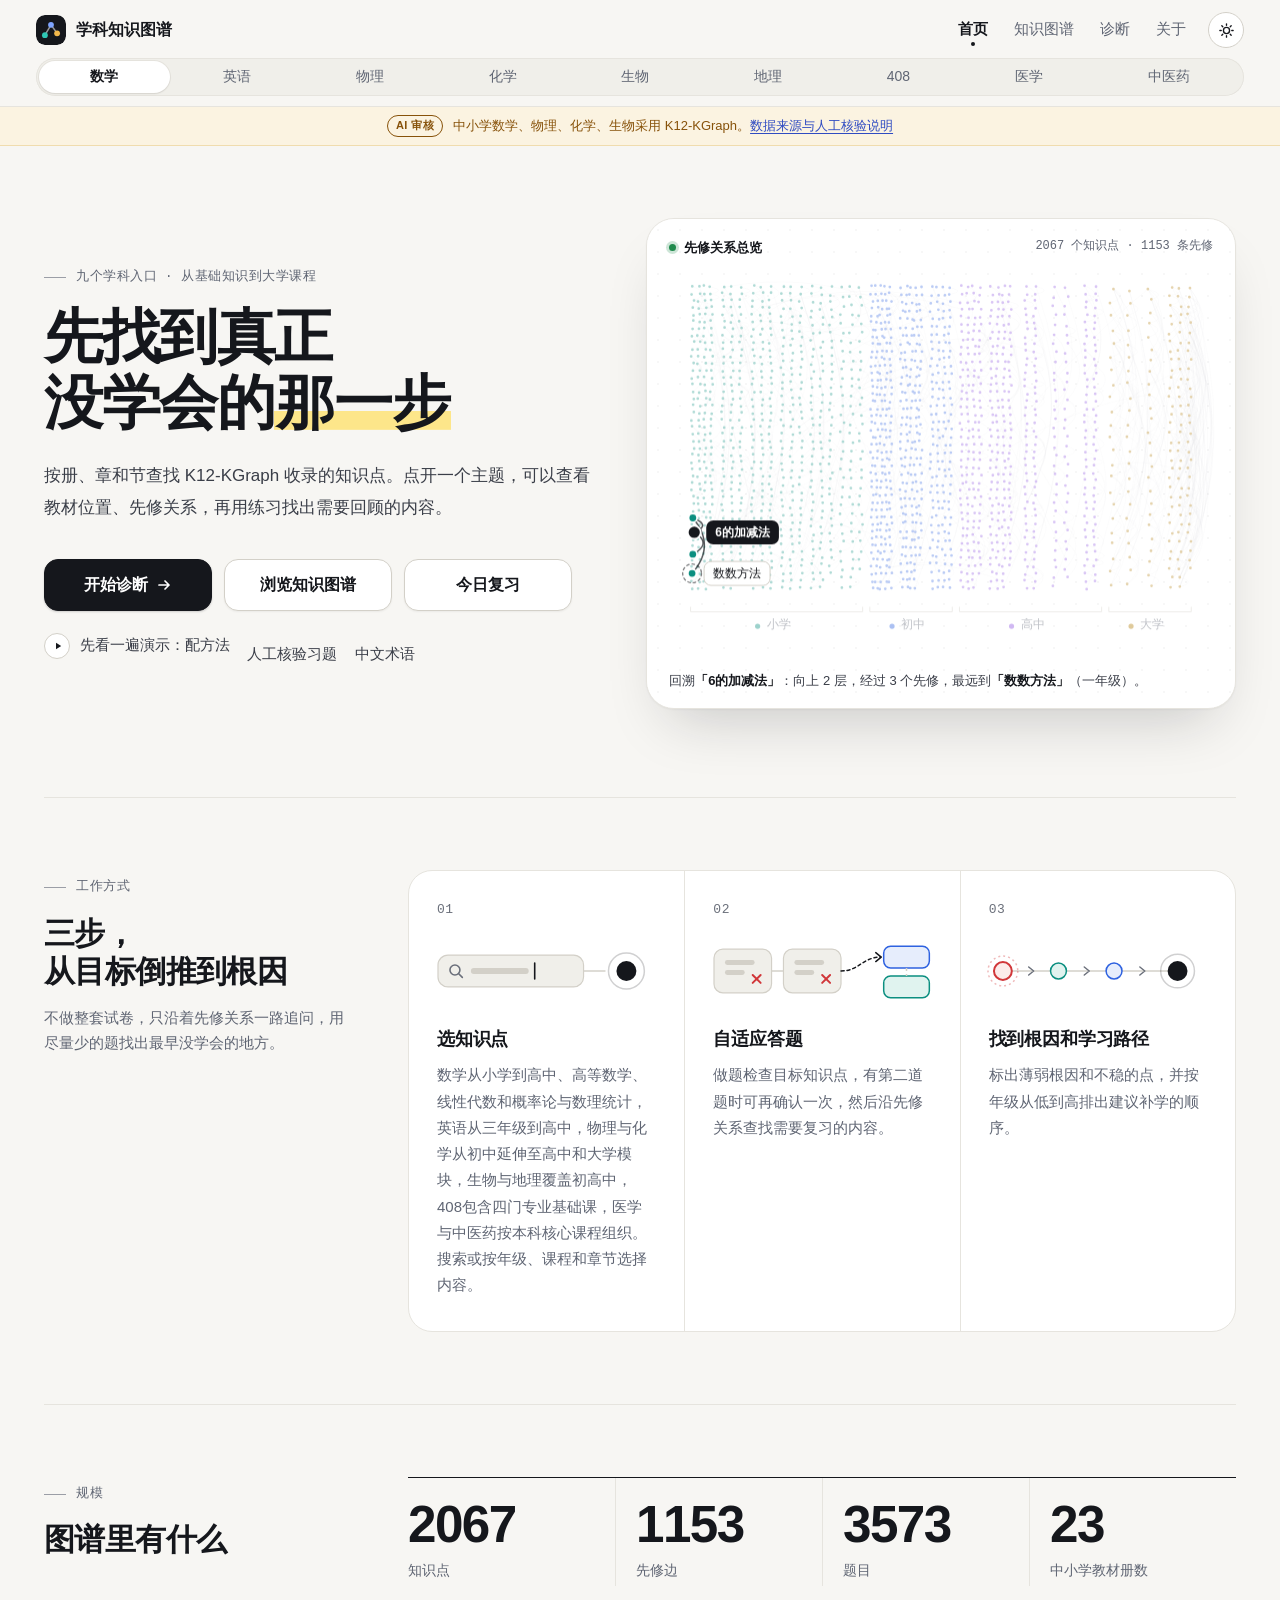
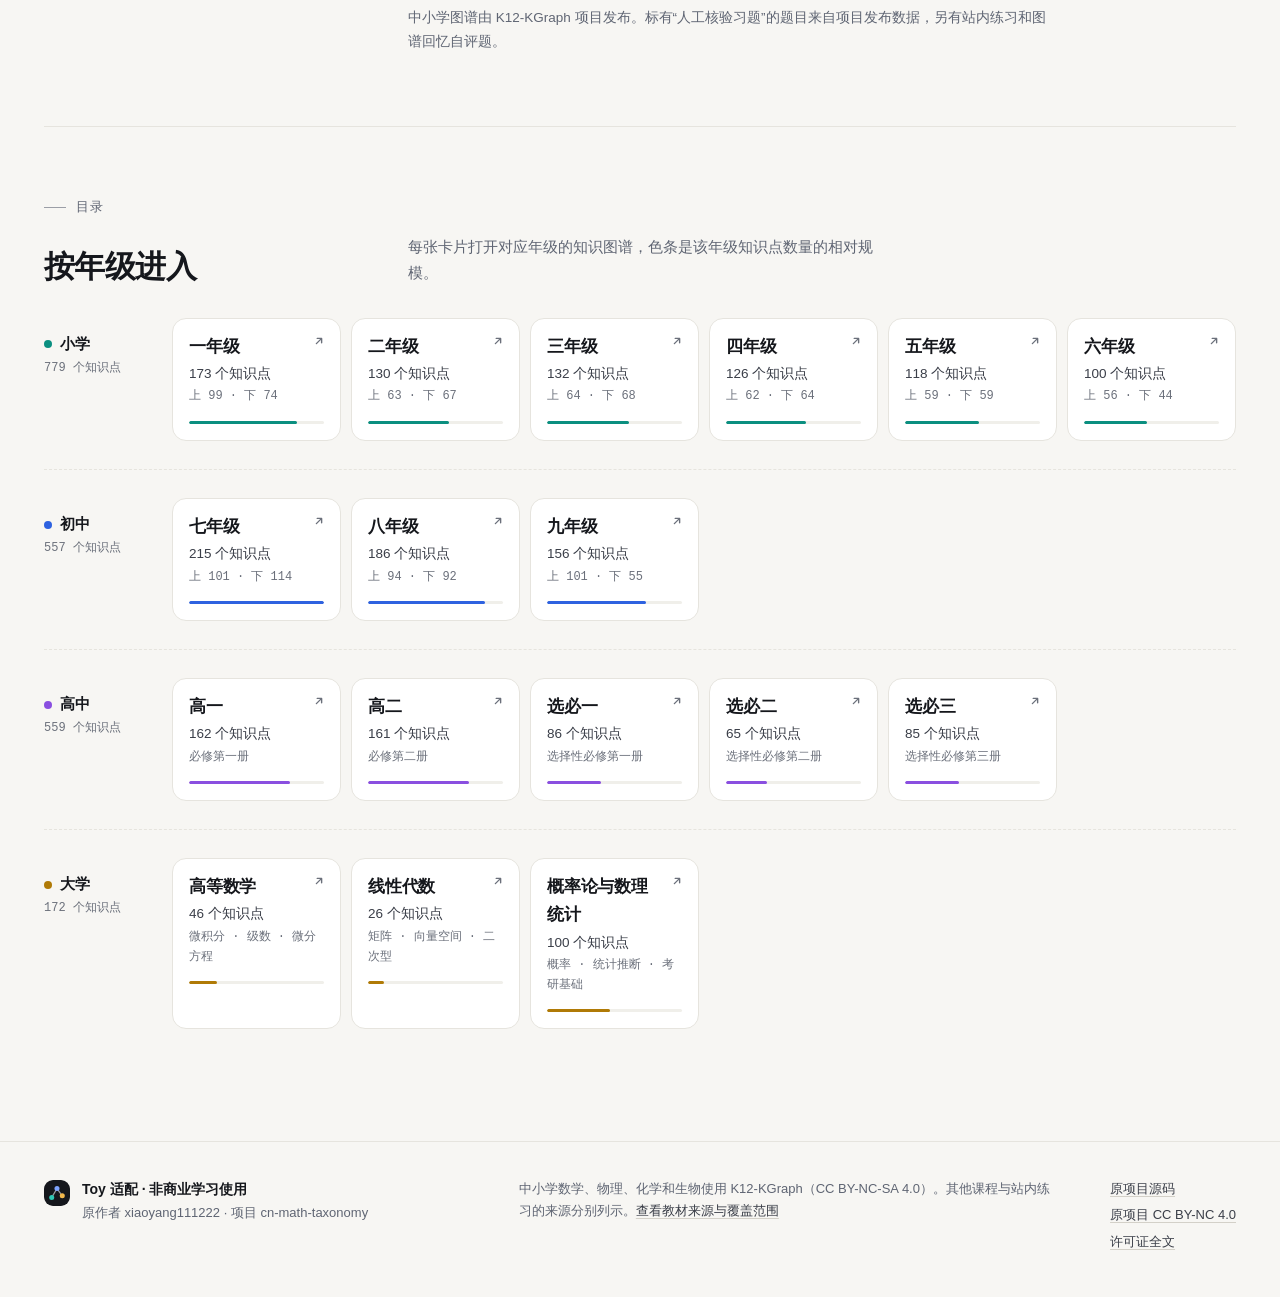
<file: index.html>
<!DOCTYPE html>
<html lang="zh-CN">
<head>
<meta charset="utf-8">
<script src="assets/theme.js"></script>
<script src="assets/data-manifest.js"></script>
<script src="assets/subjects.js"></script>
<meta name="viewport" content="width=device-width, initial-scale=1">
<title>学科知识图谱</title>
<meta name="description" content="数学、英语、初高中物理化学、生物、地理、大学物理化学、408、医学与中医药知识图谱。数学、物理、化学与生物的中小学图谱采用 K12-KGraph，可按册浏览并沿先修关系练习。">
<meta name="theme-color" content="#f7f6f3">
<link rel="icon" href="data:image/svg+xml,%3Csvg xmlns='http://www.w3.org/2000/svg' viewBox='0 0 32 32'%3E%3Crect width='32' height='32' rx='9' fill='%2315171c'/%3E%3Cpath d='M9.5 21.5 16 10.5l6.5 9' fill='none' stroke='%23fff' stroke-opacity='.55' stroke-width='1.6' stroke-linecap='round' stroke-linejoin='round'/%3E%3Ccircle cx='9.5' cy='21.5' r='3.1' fill='%232fc7b4'/%3E%3Ccircle cx='16' cy='10.5' r='3.1' fill='%237ea4ff'/%3E%3Ccircle cx='22.5' cy='19.5' r='3.1' fill='%23f2b84b'/%3E%3C/svg%3E">
<script>
(function () {
  var id = location.hash.replace(/^#/, '');
  try { id = decodeURIComponent(id); } catch (e) { return; }
  if (/^cnm_[A-Za-z0-9]+$/.test(id)) {
    document.documentElement.style.visibility = 'hidden';
    location.replace('explore/index.html#' + encodeURIComponent(id));
  } else if (/^cn[bg]_[A-Za-z0-9]+$/.test(id)) {
    document.documentElement.style.visibility = 'hidden';
    location.replace('explore/index.html?subject=' + (/^cnb_/.test(id) ? 'biology' : 'geography') + '#' + encodeURIComponent(id));
  } else if (/^cne_[A-Za-z0-9]+$/.test(id)) {
    document.documentElement.style.visibility = 'hidden';
    location.replace('explore/index.html?subject=english#' + encodeURIComponent(id));
  } else if (/^cnp_[A-Za-z0-9]+$/.test(id)) {
    document.documentElement.style.visibility = 'hidden';
    location.replace('explore/index.html?subject=physics#' + encodeURIComponent(id));
  } else if (/^(uphy|uch)_[a-z_]+_\d+$/.test(id)) {
    location.replace('explore/index.html?subject=' + (/^uphy_/.test(id) ? 'physics' : 'chemistry') + '#' + encodeURIComponent(id));
  } else if (/^(med|tcm|herbal)_[a-z]+_\d+$/.test(id)) {
    location.replace('explore/index.html?subject=' + (id.split('_')[0] === 'herbal' ? 'tcm' : id.split('_')[0]) + '#' + encodeURIComponent(id));
  } else if (/^cs408_[a-z]+_\d+$/.test(id)) {
    location.replace("explore/index.html?subject=cs408#" + encodeURIComponent(id));
  } else if (/^cnc_[A-Za-z0-9]+$/.test(id)) {
    document.documentElement.style.visibility = 'hidden';
    location.replace('explore/index.html?subject=chemistry#' + encodeURIComponent(id));
  }
})();
</script>
<link rel="stylesheet" href="assets/site.css">
</head>
<body class="page-home">
<header class="site-header">
  <div class="header-inner">
    <a class="brand" href="./index.html">
      <svg class="logo" viewBox="0 0 32 32" width="30" height="30" aria-hidden="true"><rect width="32" height="32" rx="9" fill="#15171c"/><path d="M9.5 21.5 16 10.5l6.5 9" fill="none" stroke="#fff" stroke-opacity=".55" stroke-width="1.6" stroke-linecap="round" stroke-linejoin="round"/><circle cx="9.5" cy="21.5" r="3.1" fill="#2fc7b4"/><circle cx="16" cy="10.5" r="3.1" fill="#7ea4ff"/><circle cx="22.5" cy="19.5" r="3.1" fill="#f2b84b"/></svg>
      <span class="brand-name">学科知识图谱</span>
    </a>
    <nav class="subject-switch" aria-label="学科">
      <a class="subject-link on" data-subject="math" href="./index.html">数学</a>
      <a class="subject-link" data-subject="english" href="./index.html?subject=english">英语</a>
      <a class="subject-link" data-subject="physics" href="./index.html?subject=physics">物理</a>
      <a class="subject-link" data-subject="chemistry" href="./index.html?subject=chemistry">化学</a><a class="subject-link" data-subject="biology" href="./index.html?subject=biology">生物</a><a class="subject-link" data-subject="geography" href="./index.html?subject=geography">地理</a><a class="subject-link" data-subject="cs408" href="index.html?subject=cs408">408</a>
    <a class="subject-link" data-subject="med" href="./index.html?subject=med">医学</a><a class="subject-link" data-subject="tcm" href="./index.html?subject=tcm">中医药</a></nav>
    <nav class="site-nav" aria-label="主导航">
      <a class="nav-link active" href="./index.html" aria-current="page">首页</a>
      <a class="nav-link" href="explore/index.html">知识图谱</a>
      <a class="nav-link" href="diagnose/index.html">诊断</a>
      <a class="nav-link" href="#about">关于</a>
      <button type="button" id="theme-toggle" class="theme-toggle" aria-label="切换到深色模式" aria-pressed="false" title="切换到深色模式"><svg class="icon-sun" viewBox="0 0 20 20" fill="none" stroke="currentColor" stroke-width="1.6" stroke-linecap="round" aria-hidden="true"><circle cx="10" cy="10" r="3.6"/><path d="M10 2.2v1.6M10 16.2v1.6M2.2 10h1.6M16.2 10h1.6M4.5 4.5l1.1 1.1M14.4 14.4l1.1 1.1M4.5 15.5l1.1-1.1M14.4 5.6l1.1-1.1"/></svg><svg class="icon-moon" viewBox="0 0 20 20" fill="none" stroke="currentColor" stroke-width="1.6" stroke-linejoin="round" aria-hidden="true"><path d="M16.2 12.4A6.6 6.6 0 0 1 7.6 3.8a6.6 6.6 0 1 0 8.6 8.6z"/></svg></button>
    </nav>
  </div>
</header>
<div class="toy-notice" role="note"><span><strong>内容已经过 AI 审核，但尚未经教师审核。</strong>仅供学习参考，题目与诊断结果请结合教师指导核实。</span></div>
<main class="home">
  <section class="hero" aria-labelledby="hero-title">
    <div class="hero-copy">
      <p class="eyebrow">九个学科入口 · 从基础知识到大学课程</p>
      <h1 id="hero-title"><span class="h1-line">先找到真正</span><span class="h1-line">没学会的<span class="h1-mark">那一步</span></span></h1>
      <p class="lede">沿着先修关系自适应出题。数学从小学延伸至高等数学、线性代数、概率论与数理统计；大学部分为核心知识点集，英语覆盖三年级到高中，物理与化学贯通初中、高中与大学核心模块，生物与地理衔接初中与高中必修、选择性必修，408覆盖计算机专业基础四门课程，医学与中医药涵盖本科核心课程。从你选的知识点往回追，定位薄弱根因，并给出一条按学习顺序排起的路径。</p>
      <div class="hero-actions">
        <a class="btn btn-primary btn-lg" href="diagnose/index.html">开始诊断<svg class="arrow" viewBox="0 0 16 16" fill="none" stroke="currentColor" stroke-width="1.7" stroke-linecap="round" stroke-linejoin="round" aria-hidden="true"><path d="M3 8h10M9 4l4 4-4 4"/></svg></a>
        <a class="btn btn-lg" href="explore/index.html">浏览知识图谱</a>
        <a class="btn btn-lg" id="review-link" href="diagnose/index.html?practice=review">今日复习</a>
      </div>
      <p class="quiet-link"><a href="diagnose/index.html?target=cnm_221&amp;demo=1">先看一遍演示：配方法</a><a id="reviewed-exercises-link" hidden>人工核验习题</a><a id="terminology-link" hidden>中文术语</a></p>
    </div>
    <figure class="hero-visual">
      <div class="viz-head"><span class="viz-title">先修关系总览</span><span class="viz-count" id="viz-count"></span></div>
      <canvas id="constellation" role="img" aria-label="全部知识点按年级从左到右排列，连线是先修关系；图中依次演示从一个知识点往回追它的先修。"></canvas>
      <figcaption class="viz-caption" id="viz-caption">正在载入知识点…</figcaption>
    </figure>
  </section>

  <section class="band" aria-labelledby="how-title">
    <div class="band-head">
      <p class="kicker">工作方式</p>
      <h2 class="section-title" id="how-title"><span class="chunk">三步，</span><span class="chunk">从目标倒推到根因</span></h2>
      <p class="band-note">不做整套试卷，只沿着先修关系一路追问，用尽量少的题找出最早没学会的地方。</p>
    </div>
    <ol class="steps">
      <li>
        <span class="step-no">01</span>
        <svg class="step-art" viewBox="0 0 220 64" preserveAspectRatio="xMinYMid meet" aria-hidden="true"><rect class="sa-box" x="1" y="16" width="146" height="32" rx="10"/><circle class="sa-glass" cx="18" cy="31" r="5"/><path class="sa-glass" d="m21.8 34.8 3.6 3.6"/><rect class="sa-text" x="34" y="29" width="58" height="6" rx="3"/><path class="sa-caret" d="M98 24v16"/><path class="sa-line" d="M147 32h22"/><circle class="sa-ring" cx="190" cy="32" r="18"/><circle class="sa-ink" cx="190" cy="32" r="10"/></svg>
        <h3>选知识点</h3>
        <p>数学从小学到高中、高等数学、线性代数和概率论与数理统计，英语从三年级到高中，物理与化学从初中延伸至高中和大学模块，生物与地理覆盖初高中，408包含四门专业基础课，医学与中医药按本科核心课程组织。搜索或按年级、课程和章节选择内容。</p>
      </li>
      <li>
        <span class="step-no">02</span>
        <svg class="step-art" viewBox="0 0 220 64" preserveAspectRatio="xMinYMid meet" aria-hidden="true"><rect class="sa-box" x="1" y="10" width="58" height="44" rx="9"/><rect class="sa-text" x="12" y="21" width="30" height="5" rx="2.5"/><rect class="sa-text" x="12" y="31" width="20" height="5" rx="2.5"/><path class="sa-x" d="m40 36 8 8m0-8-8 8"/><path class="sa-line" d="M59 32h12"/><rect class="sa-box" x="71" y="10" width="58" height="44" rx="9"/><rect class="sa-text" x="82" y="21" width="30" height="5" rx="2.5"/><rect class="sa-text" x="82" y="31" width="20" height="5" rx="2.5"/><path class="sa-x" d="m110 36 8 8m0-8-8 8"/><path class="sa-arrow sa-dash" d="M129 32c18 0 22-14 40-14"/><path class="sa-arrow" d="m164 13.5 5.5 4.5-5.5 4.5"/><rect class="sa-j" x="172" y="7" width="46" height="22" rx="7"/><rect class="sa-p" x="172" y="37" width="46" height="22" rx="7"/><path class="sa-line sa-dash" d="M195 29v8"/></svg>
        <h3>自适应答题</h3>
        <p>先问目标本身。答错再出一道同级或更容易的题，仍然错才沿着先修往回追。</p>
      </li>
      <li>
        <span class="step-no">03</span>
        <svg class="step-art" viewBox="0 0 220 64" preserveAspectRatio="xMinYMid meet" aria-hidden="true"><path class="sa-line" d="M14 32h168"/><circle class="sa-bad" cx="14" cy="32" r="9"/><circle class="sa-badring" cx="14" cy="32" r="15"/><circle class="sa-p" cx="70" cy="32" r="8"/><circle class="sa-j" cx="126" cy="32" r="8"/><circle class="sa-ring" cx="190" cy="32" r="17"/><circle class="sa-ink" cx="190" cy="32" r="10"/><path class="sa-arrowhead" d="m40 28 5 4-5 4M96 28l5 4-5 4M152 28l5 4-5 4"/></svg>
        <h3>找到根因和学习路径</h3>
        <p>标出薄弱根因和不稳的点，并按年级从低到高排出建议补学的顺序。</p>
      </li>
    </ol>
  </section>

  <section class="band" aria-labelledby="stats-title">
    <div class="band-head">
      <p class="kicker">规模</p>
      <h2 class="section-title" id="stats-title">图谱里有什么</h2>
    </div>
    <div class="stats-body">
      <div class="stat-grid" id="stats">
        <div class="stat-card"><div class="stat-num" id="n-topics">…</div><div class="stat-label">知识点</div></div>
        <div class="stat-card"><div class="stat-num" id="n-edges">…</div><div class="stat-label">先修边</div></div>
        <div class="stat-card"><div class="stat-num" id="n-questions">…</div><div class="stat-label">题目</div></div>
        <div class="stat-card"><div class="stat-num" id="n-standards">…</div><div class="stat-label">中小学课标条目</div></div>
      </div>
      <p class="stat-note">数学统计包含中小学与大学课程。中小学图谱采用 K12-KGraph。</p>
      <div id="load-error" class="load-error" hidden></div>
    </div>
  </section>

  <section class="band band-wide" aria-labelledby="grades-title">
    <div class="band-head">
      <p class="kicker">目录</p>
      <h2 class="section-title" id="grades-title">按年级进入</h2>
      <p class="band-note">每张卡片打开对应年级的知识图谱，色条是该年级知识点数量的相对规模。</p>
    </div>
    <div class="grade-grid" id="grades" aria-busy="true"></div>
  </section>
</main>
<footer class="site-footer" id="about">
  <div class="footer-inner">
    <div class="footer-brand">
      <svg class="logo" viewBox="0 0 32 32" width="26" height="26" aria-hidden="true"><rect width="32" height="32" rx="9" fill="#15171c"/><path d="M9.5 21.5 16 10.5l6.5 9" fill="none" stroke="#fff" stroke-opacity=".55" stroke-width="1.6" stroke-linecap="round" stroke-linejoin="round"/><circle cx="9.5" cy="21.5" r="3.1" fill="#2fc7b4"/><circle cx="16" cy="10.5" r="3.1" fill="#7ea4ff"/><circle cx="22.5" cy="19.5" r="3.1" fill="#f2b84b"/></svg>
      <p><strong>Toy 适配 · 非商业学习使用</strong>原作者 xiaoyang111222 · 项目 cn-math-taxonomy</p>
    </div>
    <p>中小学数学、物理、化学和生物使用 K12-KGraph（CC BY-NC-SA 4.0）。其他课程与站内练习的来源分别列示。<a href="sources.html">查看教材来源与覆盖范围</a></p>
    <p class="footer-links"><a href="https://github.com/xiaoyang111222/cn-math-taxonomy" target="_blank" rel="noopener noreferrer">原项目源码</a><a href="https://creativecommons.org/licenses/by-nc/4.0/" target="_blank" rel="noopener noreferrer">原项目 CC BY-NC 4.0</a><a href="LICENSE">许可证全文</a></p>
  </div>
</footer>
<script src="assets/constellation.js"></script>
<script src="assets/practice-schedule.js"></script>
<script src="assets/home.js"></script>
<script src="assets/medical-ui.js"></script></body>
</html>
</file>
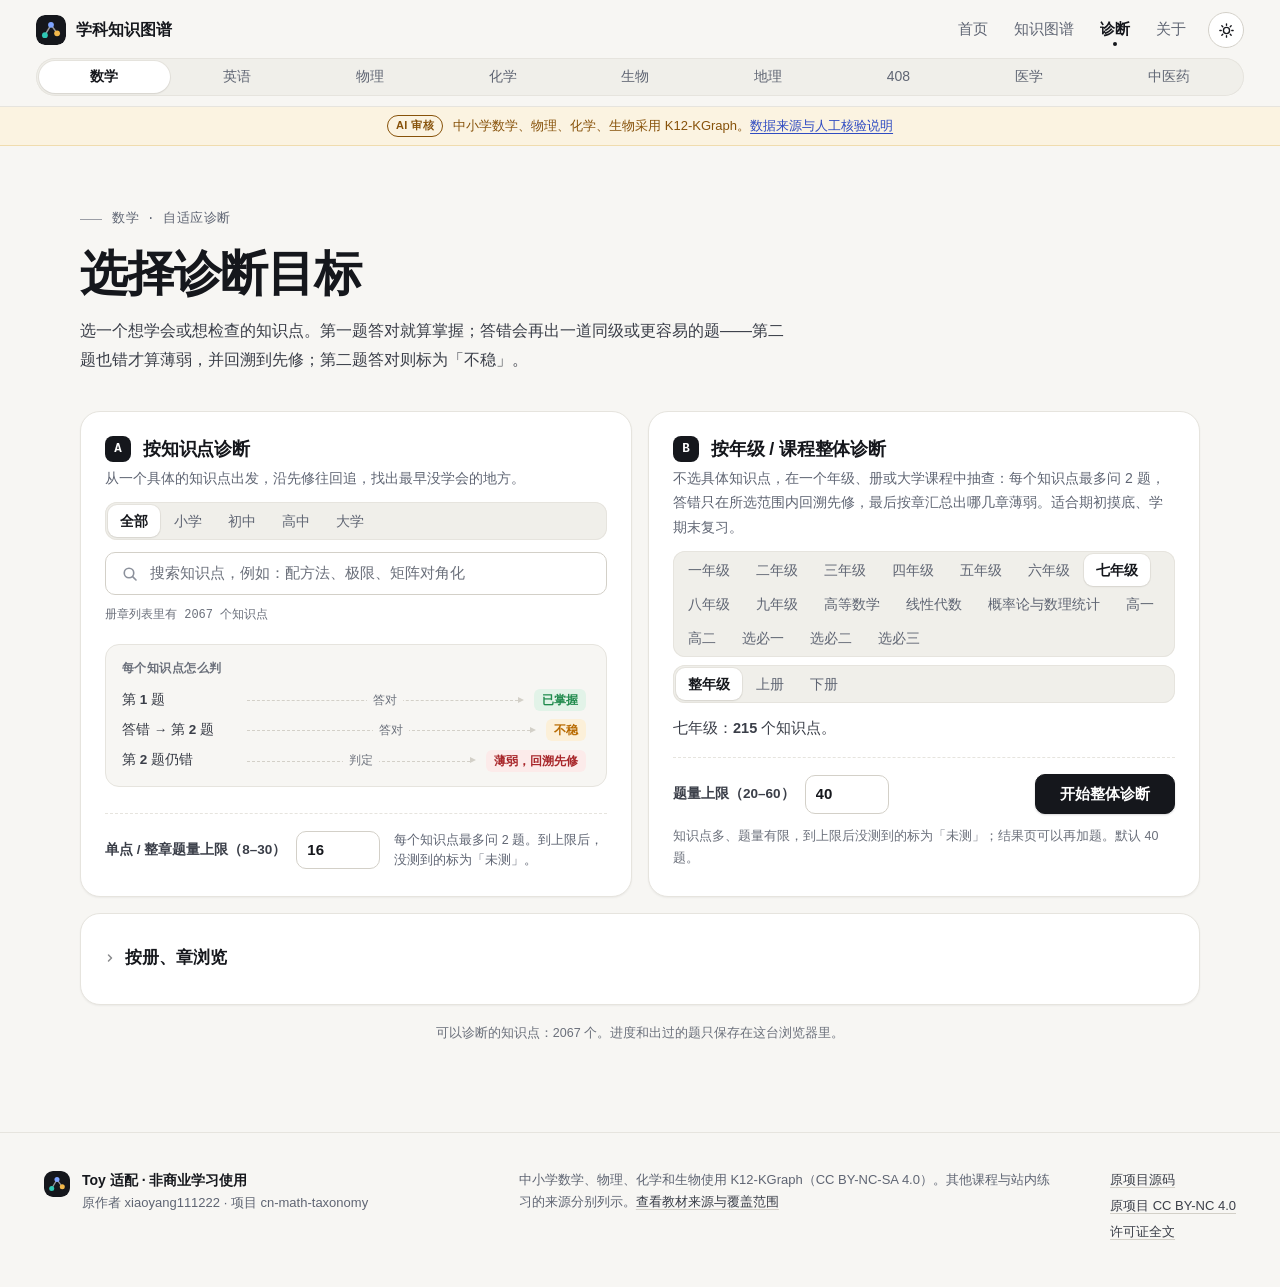
<file: diagnose/index.html>
<!DOCTYPE html>
<html lang="zh-CN">
<head>
<meta charset="utf-8">
<script src="../assets/theme.js"></script>
<script src="../assets/data-manifest.js"></script>
<script src="../assets/subjects.js"></script>
<script src="../assets/terminology.js"></script>
<meta name="viewport" content="width=device-width, initial-scale=1">
<title>诊断 · 学科知识图谱</title>
<meta name="theme-color" content="#f7f6f3">
<link rel="icon" href="data:image/svg+xml,%3Csvg xmlns='http://www.w3.org/2000/svg' viewBox='0 0 32 32'%3E%3Crect width='32' height='32' rx='9' fill='%2315171c'/%3E%3Cpath d='M9.5 21.5 16 10.5l6.5 9' fill='none' stroke='%23fff' stroke-opacity='.55' stroke-width='1.6' stroke-linecap='round' stroke-linejoin='round'/%3E%3Ccircle cx='9.5' cy='21.5' r='3.1' fill='%232fc7b4'/%3E%3Ccircle cx='16' cy='10.5' r='3.1' fill='%237ea4ff'/%3E%3Ccircle cx='22.5' cy='19.5' r='3.1' fill='%23f2b84b'/%3E%3C/svg%3E">
<link rel="stylesheet" href="../assets/site.css">
<link rel="stylesheet" href="style.css">
</head>
<body class="page-diagnose">
<header class="site-header no-print">
  <div class="header-inner">
    <a class="brand" href="../index.html">
      <svg class="logo" viewBox="0 0 32 32" width="30" height="30" aria-hidden="true"><rect width="32" height="32" rx="9" fill="#15171c"/><path d="M9.5 21.5 16 10.5l6.5 9" fill="none" stroke="#fff" stroke-opacity=".55" stroke-width="1.6" stroke-linecap="round" stroke-linejoin="round"/><circle cx="9.5" cy="21.5" r="3.1" fill="#2fc7b4"/><circle cx="16" cy="10.5" r="3.1" fill="#7ea4ff"/><circle cx="22.5" cy="19.5" r="3.1" fill="#f2b84b"/></svg>
      <span class="brand-name">学科知识图谱</span>
    </a>
    <nav class="subject-switch" aria-label="学科">
      <a class="subject-link on" data-subject="math" href="./index.html">数学</a>
      <a class="subject-link" data-subject="english" href="./index.html?subject=english">英语</a>
      <a class="subject-link" data-subject="physics" href="./index.html?subject=physics">物理</a>
      <a class="subject-link" data-subject="chemistry" href="./index.html?subject=chemistry">化学</a><a class="subject-link" data-subject="biology" href="./index.html?subject=biology">生物</a><a class="subject-link" data-subject="geography" href="./index.html?subject=geography">地理</a>
      <a class="subject-link" data-subject="cs408" href="./index.html?subject=cs408">408</a>
    <a class="subject-link" data-subject="med" href="./index.html?subject=med">医学</a><a class="subject-link" data-subject="tcm" href="./index.html?subject=tcm">中医药</a></nav>
    <nav class="site-nav" aria-label="主导航">
      <a class="nav-link" href="../index.html">首页</a>
      <a class="nav-link back" href="../explore/index.html">知识图谱</a>
      <a class="nav-link active" href="./index.html" aria-current="page">诊断</a>
      <a class="nav-link" href="#about">关于</a>
      <button type="button" id="theme-toggle" class="theme-toggle" aria-label="切换到深色模式" aria-pressed="false" title="切换到深色模式"><svg class="icon-sun" viewBox="0 0 20 20" fill="none" stroke="currentColor" stroke-width="1.6" stroke-linecap="round" aria-hidden="true"><circle cx="10" cy="10" r="3.6"/><path d="M10 2.2v1.6M10 16.2v1.6M2.2 10h1.6M16.2 10h1.6M4.5 4.5l1.1 1.1M14.4 14.4l1.1 1.1M4.5 15.5l1.1-1.1M14.4 5.6l1.1-1.1"/></svg><svg class="icon-moon" viewBox="0 0 20 20" fill="none" stroke="currentColor" stroke-width="1.6" stroke-linejoin="round" aria-hidden="true"><path d="M16.2 12.4A6.6 6.6 0 0 1 7.6 3.8a6.6 6.6 0 1 0 8.6 8.6z"/></svg></button>
    </nav>
  </div>
</header>
<div class="toy-notice" role="note"><span><strong>内容已经过 AI 审核，但尚未经教师审核。</strong>仅供学习参考，题目与诊断结果请结合教师指导核实。</span></div>
<main id="root"><p class="loading">加载数据中……</p></main>
<footer class="site-footer" id="about">
  <div class="footer-inner">
    <div class="footer-brand">
      <svg class="logo" viewBox="0 0 32 32" width="26" height="26" aria-hidden="true"><rect width="32" height="32" rx="9" fill="#15171c"/><path d="M9.5 21.5 16 10.5l6.5 9" fill="none" stroke="#fff" stroke-opacity=".55" stroke-width="1.6" stroke-linecap="round" stroke-linejoin="round"/><circle cx="9.5" cy="21.5" r="3.1" fill="#2fc7b4"/><circle cx="16" cy="10.5" r="3.1" fill="#7ea4ff"/><circle cx="22.5" cy="19.5" r="3.1" fill="#f2b84b"/></svg>
      <p><strong>Toy 适配 · 非商业学习使用</strong>原作者 xiaoyang111222 · 项目 cn-math-taxonomy</p>
    </div>
    <p>中小学数学、物理、化学和生物使用 K12-KGraph（CC BY-NC-SA 4.0）。其他课程与站内练习的来源分别列示。<a href="../sources.html">查看教材来源与覆盖范围</a></p>
    <p class="footer-links"><a href="https://github.com/xiaoyang111222/cn-math-taxonomy" target="_blank" rel="noopener noreferrer">原项目源码</a><a href="https://creativecommons.org/licenses/by-nc/4.0/" target="_blank" rel="noopener noreferrer">原项目 CC BY-NC 4.0</a><a href="../LICENSE">许可证全文</a></p>
  </div>
</footer>
<script src="../assets/vendor/cytoscape.min.js"></script>
<script src="../assets/vendor/dagre.min.js"></script>
<script src="../assets/vendor/cytoscape-dagre.js"></script>
<script src="engine.js"></script>
<script src="../assets/vendor/qrcode.js"></script>
<script src="share.js"></script>
<script src="choice-order.js"></script>
<script src="session-compatibility.js"></script>
<script src="../assets/practice-schedule.js"></script>
<script src="practice.js"></script>
<script src="../assets/guided-math.js"></script>
<script src="guided.js"></script>
<script src="app.js"></script>
<script src="../assets/medical-ui.js"></script></body>
</html>
</file>
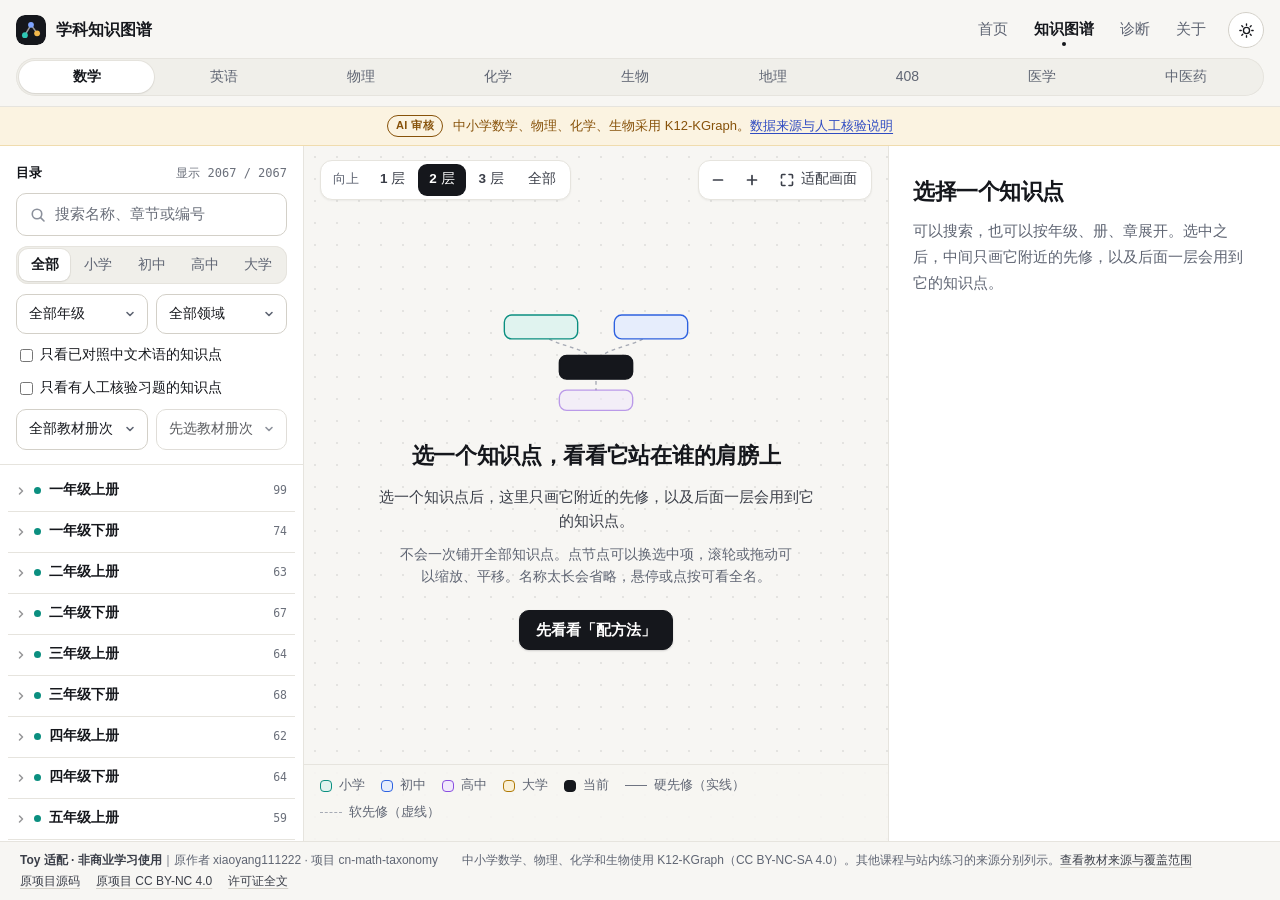
<file: explore/index.html>
<!DOCTYPE html>
<html lang="zh-CN">
<head>
<meta charset="utf-8">
<script src="../assets/theme.js"></script>
<script src="../assets/data-manifest.js"></script>
<script src="../assets/subjects.js"></script>
<script src="../assets/terminology.js"></script>
<meta name="viewport" content="width=device-width, initial-scale=1">
<title>知识图谱 · 学科知识图谱</title>
<meta name="theme-color" content="#f7f6f3">
<link rel="icon" href="data:image/svg+xml,%3Csvg xmlns='http://www.w3.org/2000/svg' viewBox='0 0 32 32'%3E%3Crect width='32' height='32' rx='9' fill='%2315171c'/%3E%3Cpath d='M9.5 21.5 16 10.5l6.5 9' fill='none' stroke='%23fff' stroke-opacity='.55' stroke-width='1.6' stroke-linecap='round' stroke-linejoin='round'/%3E%3Ccircle cx='9.5' cy='21.5' r='3.1' fill='%232fc7b4'/%3E%3Ccircle cx='16' cy='10.5' r='3.1' fill='%237ea4ff'/%3E%3Ccircle cx='22.5' cy='19.5' r='3.1' fill='%23f2b84b'/%3E%3C/svg%3E">
<link rel="stylesheet" href="../assets/site.css">
<link rel="stylesheet" href="../assets/explore.css">
</head>
<body class="page-explore">
<header class="site-header">
  <div class="header-inner">
    <a class="brand" href="../index.html">
      <svg class="logo" viewBox="0 0 32 32" width="30" height="30" aria-hidden="true"><rect width="32" height="32" rx="9" fill="#15171c"/><path d="M9.5 21.5 16 10.5l6.5 9" fill="none" stroke="#fff" stroke-opacity=".55" stroke-width="1.6" stroke-linecap="round" stroke-linejoin="round"/><circle cx="9.5" cy="21.5" r="3.1" fill="#2fc7b4"/><circle cx="16" cy="10.5" r="3.1" fill="#7ea4ff"/><circle cx="22.5" cy="19.5" r="3.1" fill="#f2b84b"/></svg>
      <span class="brand-name">学科知识图谱</span>
    </a>
    <nav class="subject-switch" aria-label="学科">
      <a class="subject-link on" data-subject="math" href="./index.html">数学</a>
      <a class="subject-link" data-subject="english" href="./index.html?subject=english">英语</a>
      <a class="subject-link" data-subject="physics" href="./index.html?subject=physics">物理</a>
      <a class="subject-link" data-subject="chemistry" href="./index.html?subject=chemistry">化学</a><a class="subject-link" data-subject="biology" href="./index.html?subject=biology">生物</a><a class="subject-link" data-subject="geography" href="./index.html?subject=geography">地理</a>
      <a class="subject-link" data-subject="cs408" href="./index.html?subject=cs408">408</a>
    <a class="subject-link" data-subject="med" href="./index.html?subject=med">医学</a><a class="subject-link" data-subject="tcm" href="./index.html?subject=tcm">中医药</a></nav>
    <nav class="site-nav" aria-label="主导航">
      <a class="nav-link" href="../index.html">首页</a>
      <a class="nav-link back active" href="./index.html" aria-current="page">知识图谱</a>
      <a class="nav-link" href="../diagnose/index.html">诊断</a>
      <a class="nav-link" href="#about">关于</a>
      <button type="button" id="theme-toggle" class="theme-toggle" aria-label="切换到深色模式" aria-pressed="false" title="切换到深色模式"><svg class="icon-sun" viewBox="0 0 20 20" fill="none" stroke="currentColor" stroke-width="1.6" stroke-linecap="round" aria-hidden="true"><circle cx="10" cy="10" r="3.6"/><path d="M10 2.2v1.6M10 16.2v1.6M2.2 10h1.6M16.2 10h1.6M4.5 4.5l1.1 1.1M14.4 14.4l1.1 1.1M4.5 15.5l1.1-1.1M14.4 5.6l1.1-1.1"/></svg><svg class="icon-moon" viewBox="0 0 20 20" fill="none" stroke="currentColor" stroke-width="1.6" stroke-linejoin="round" aria-hidden="true"><path d="M16.2 12.4A6.6 6.6 0 0 1 7.6 3.8a6.6 6.6 0 1 0 8.6 8.6z"/></svg></button>
    </nav>
  </div>
</header>
<div class="toy-notice" role="note"><span><strong>内容已经过 AI 审核，但尚未经教师审核。</strong>仅供学习参考，题目与诊断结果请结合教师指导核实。</span></div>
<div class="explore">
  <div class="explore-mobile-bar">
    <button type="button" id="list-toggle" class="list-toggle" aria-expanded="false" aria-controls="side">知识点目录</button>
  </div>
  <aside id="side" class="side" aria-label="知识点目录">
    <div class="side-tools">
      <div class="side-head">
        <h2 class="side-title">目录</h2>
        <div id="count" class="count">正在加载…</div>
      </div>
      <input id="q" type="search" placeholder="搜索名称、章节或编号" autocomplete="off" aria-label="搜索知识点">
      <div class="stage-tabs" id="stage-tabs" role="tablist" aria-label="学段">
        <button type="button" class="stage-tab on" data-stage="" aria-selected="true">全部</button>
        <button type="button" class="stage-tab" data-stage="p" aria-selected="false">小学</button>
        <button type="button" class="stage-tab" data-stage="j" aria-selected="false">初中</button>
        <button type="button" class="stage-tab" data-stage="h" aria-selected="false">高中</button>
        <button type="button" class="stage-tab" data-stage="u" aria-selected="false">大学</button>
      </div>
      <div class="filter-row">
        <select id="fGrade" aria-label="年级">
          <option value="">全部年级</option>
          <option value="1">一年级</option><option value="2">二年级</option><option value="3">三年级</option>
          <option value="4">四年级</option><option value="5">五年级</option><option value="6">六年级</option>
          <option value="7">七年级</option><option value="8">八年级</option><option value="9">九年级</option>
          <option value="10">高一（必修第一册）</option><option value="11">高二（必修第二册）</option>
          <option value="12">选必一（选择性必修第一册）</option><option value="13">选必二（选择性必修第二册）</option><option value="14">选必三（选择性必修第三册）</option><option value="15">大学 · 高等数学</option><option value="16">大学 · 线性代数</option><option value="17">大学 · 概率论与数理统计</option>
        </select>
        <select id="fDomain" aria-label="领域"><option value="">全部领域</option></select>
      </div>
      <label id="terms-filter-row" hidden><input id="fTerms" type="checkbox"> 只看已对照中文术语的知识点</label>
      <label id="reviewed-filter-row" hidden><input id="fReviewed" type="checkbox"> 只看有人工核验习题的知识点</label>
      <div id="book-filter-row" class="filter-row" hidden>
        <select id="fBook" aria-label="教材册次"><option value="">全部教材册次</option></select>
        <select id="fChapter" aria-label="教材章节"><option value="">全部章节</option></select>
      </div>
    </div>
    <div id="list" class="list"><p class="muted list-note">正在加载知识点…</p></div>
  </aside>
  <section class="graph-pane" aria-label="局部先修图">
    <div class="graph-toolbar">
      <div class="depth" id="depth-switch" role="group" aria-label="向上先修层数">
        <span class="depth-label">向上</span>
        <button type="button" data-depth="1" aria-pressed="false">1 层</button>
        <button type="button" data-depth="2" class="on" aria-pressed="true">2 层</button>
        <button type="button" data-depth="3" aria-pressed="false">3 层</button>
        <button type="button" data-depth="all" aria-pressed="false">全部</button>
      </div>
      <div class="zoom-tools" role="group" aria-label="缩放">
        <button type="button" id="btn-zoom-out" aria-label="缩小" title="缩小"><svg viewBox="0 0 16 16" fill="none" stroke="currentColor" stroke-width="1.7" stroke-linecap="round" aria-hidden="true"><path d="M3.5 8h9"/></svg></button>
        <button type="button" id="btn-zoom-in" aria-label="放大" title="放大"><svg viewBox="0 0 16 16" fill="none" stroke="currentColor" stroke-width="1.7" stroke-linecap="round" aria-hidden="true"><path d="M3.5 8h9M8 3.5v9"/></svg></button>
        <button type="button" id="btn-fit" class="fit" title="适配画面"><svg viewBox="0 0 16 16" fill="none" stroke="currentColor" stroke-width="1.6" stroke-linecap="round" stroke-linejoin="round" aria-hidden="true"><path d="M2.5 6V3.5a1 1 0 0 1 1-1H6M10 2.5h2.5a1 1 0 0 1 1 1V6M13.5 10v2.5a1 1 0 0 1-1 1H10M6 13.5H3.5a1 1 0 0 1-1-1V10"/></svg>适配画面</button>
      </div>
    </div>
    <p id="graph-fold" class="graph-fold" hidden></p>
    <div id="graph-stage" class="graph-stage">
      <div id="cy" hidden role="img" aria-label="选中知识点的局部先修图"></div>
      <div id="graph-empty" class="graph-empty">
        <svg class="empty-art" viewBox="0 0 240 120" aria-hidden="true"><path class="ea-edge" d="M60 26c0 22 60 18 60 42M180 26c0 22-60 18-60 42M120 68v26"/><rect class="ea-p" x="20" y="12" width="80" height="26" rx="8"/><rect class="ea-j" x="140" y="12" width="80" height="26" rx="8"/><rect class="ea-cur" x="80" y="56" width="80" height="26" rx="8"/><rect class="ea-h" x="80" y="94" width="80" height="22" rx="8" opacity=".55"/></svg>
        <h2 class="empty-title">选一个知识点，看看它站在谁的肩膀上</h2>
        <p>选一个知识点后，这里只画它附近的先修，以及后面一层会用到它的知识点。</p>
        <p class="muted">不会一次铺开全部知识点。点节点可以换选中项，滚轮或拖动可以缩放、平移。名称太长会省略，悬停或点按可看全名。</p>
        <button type="button" id="pick-sample" class="btn btn-primary">先看看「配方法」</button>
      </div>
      <div id="node-tip" class="node-tip" role="tooltip" hidden></div>
    </div>
    <div class="graph-foot">
      <ul class="legend">
        <li><i class="swatch sw-p"></i>小学</li>
        <li><i class="swatch sw-j"></i>初中</li>
        <li><i class="swatch sw-h"></i>高中</li><li class="university-legend"><i class="swatch sw-u"></i>大学</li>
        <li><i class="swatch sw-c"></i>当前</li>
        <li><i class="swatch line-hard"></i>硬先修（实线）</li>
        <li><i class="swatch line-soft"></i>软先修（虚线）</li>
      </ul>
      <p id="graph-meta" class="graph-meta"></p>
    </div>
  </section>
  <aside id="detail" class="detail" aria-label="知识点详情"><p class="muted">正在加载…</p></aside>
</div>
<footer class="site-footer compact" id="about">
  <div class="footer-inner">
    <p><strong>Toy 适配 · 非商业学习使用</strong>｜原作者 xiaoyang111222 · 项目 cn-math-taxonomy</p>
    <p>中小学数学、物理、化学和生物使用 K12-KGraph（CC BY-NC-SA 4.0）。其他课程与站内练习的来源分别列示。<a href="../sources.html">查看教材来源与覆盖范围</a></p>
    <p class="footer-links"><a href="https://github.com/xiaoyang111222/cn-math-taxonomy" target="_blank" rel="noopener noreferrer">原项目源码</a><a href="https://creativecommons.org/licenses/by-nc/4.0/" target="_blank" rel="noopener noreferrer">原项目 CC BY-NC 4.0</a><a href="../LICENSE">许可证全文</a></p>
  </div>
</footer>
<script src="../assets/vendor/cytoscape.min.js"></script>
<script src="../assets/vendor/dagre.min.js"></script>
<script src="../assets/vendor/cytoscape-dagre.js"></script>
<script src="../assets/guided-math.js"></script>
<script src="app.js"></script>
<script src="../assets/medical-ui.js"></script></body>
</html>
</file>
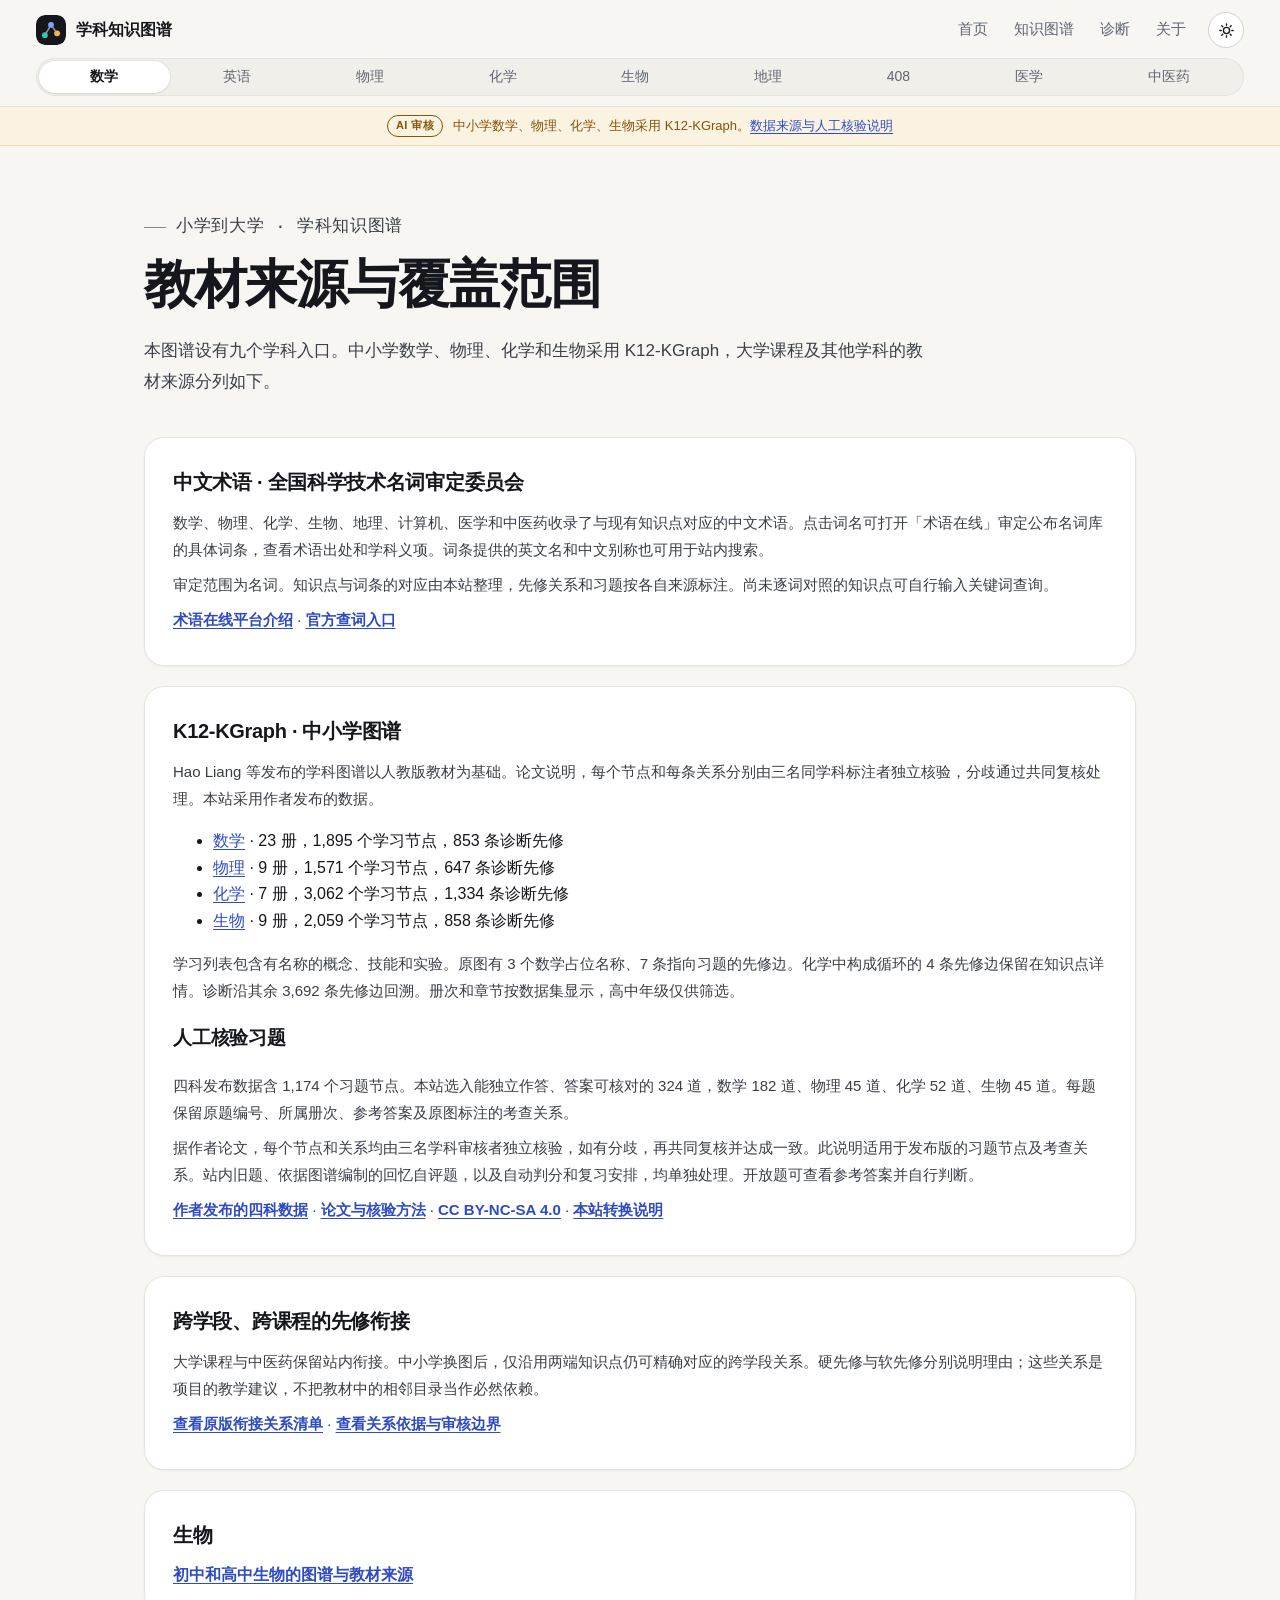
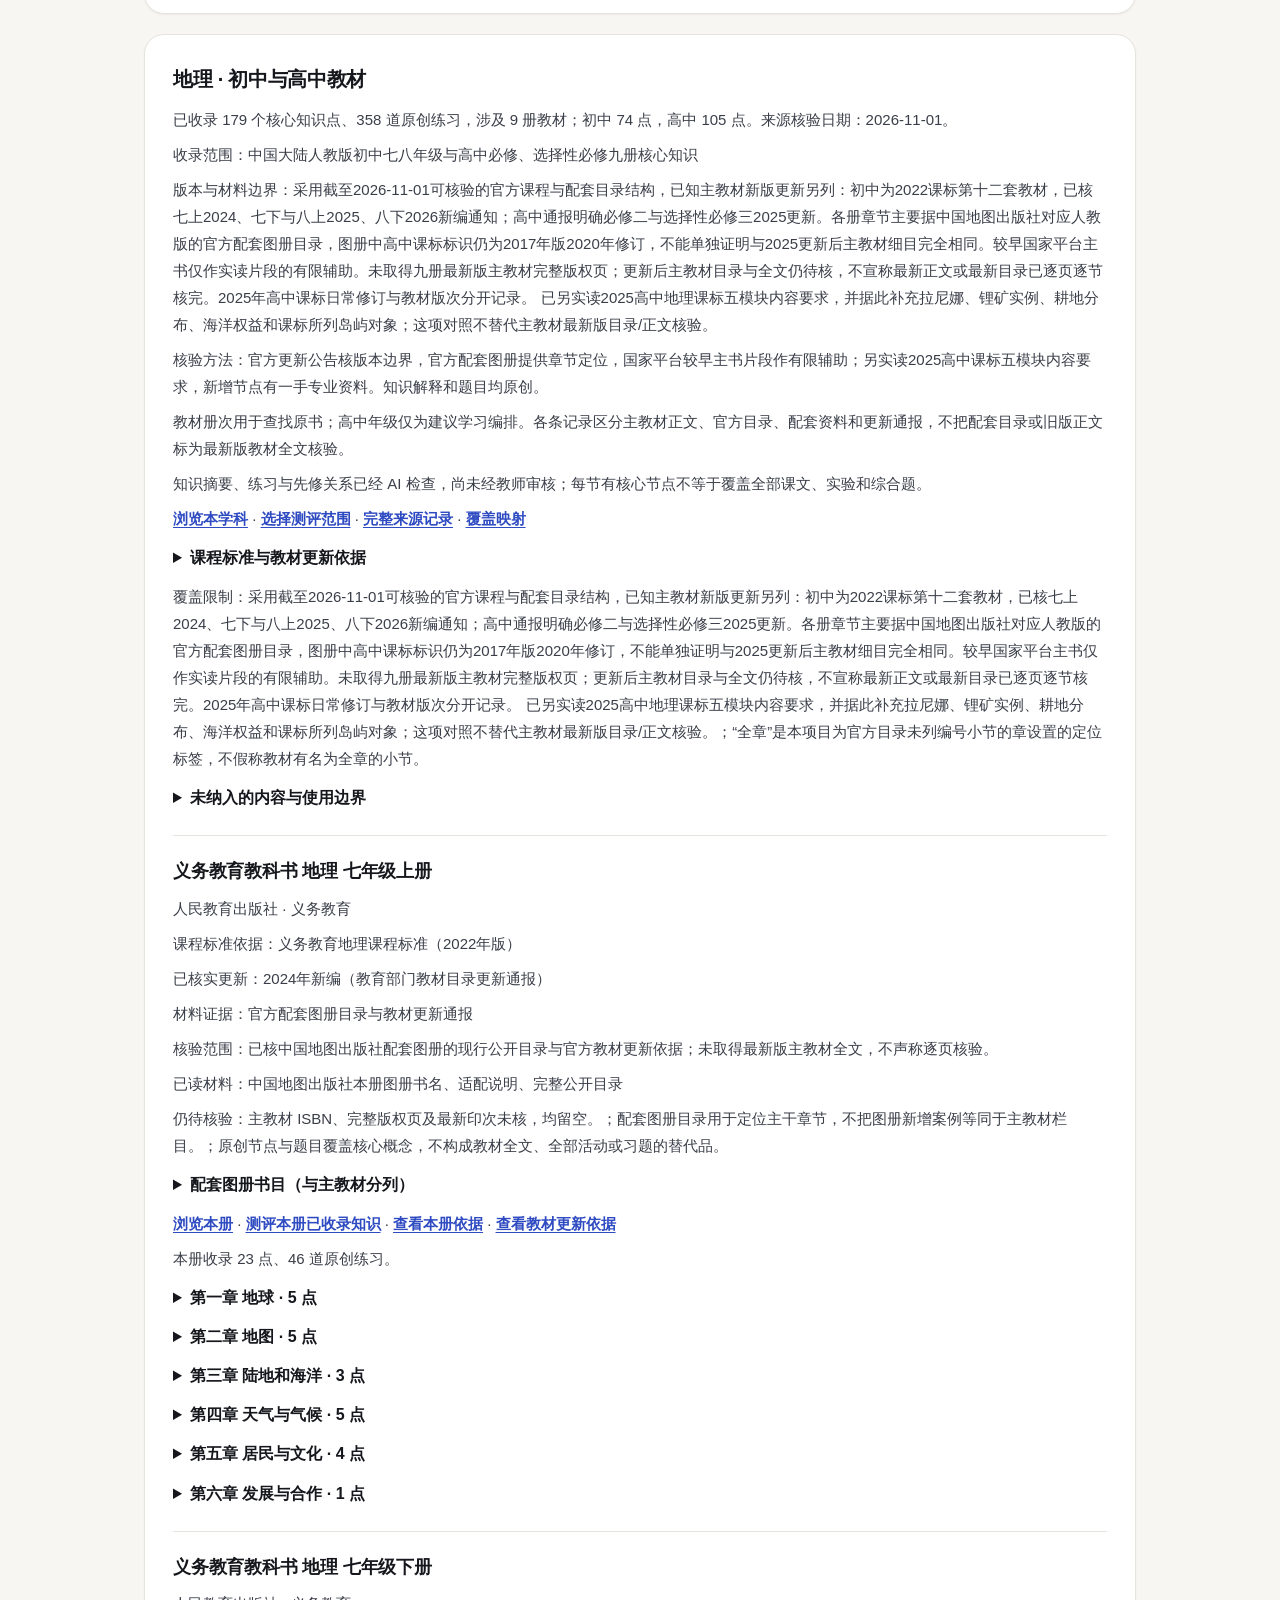
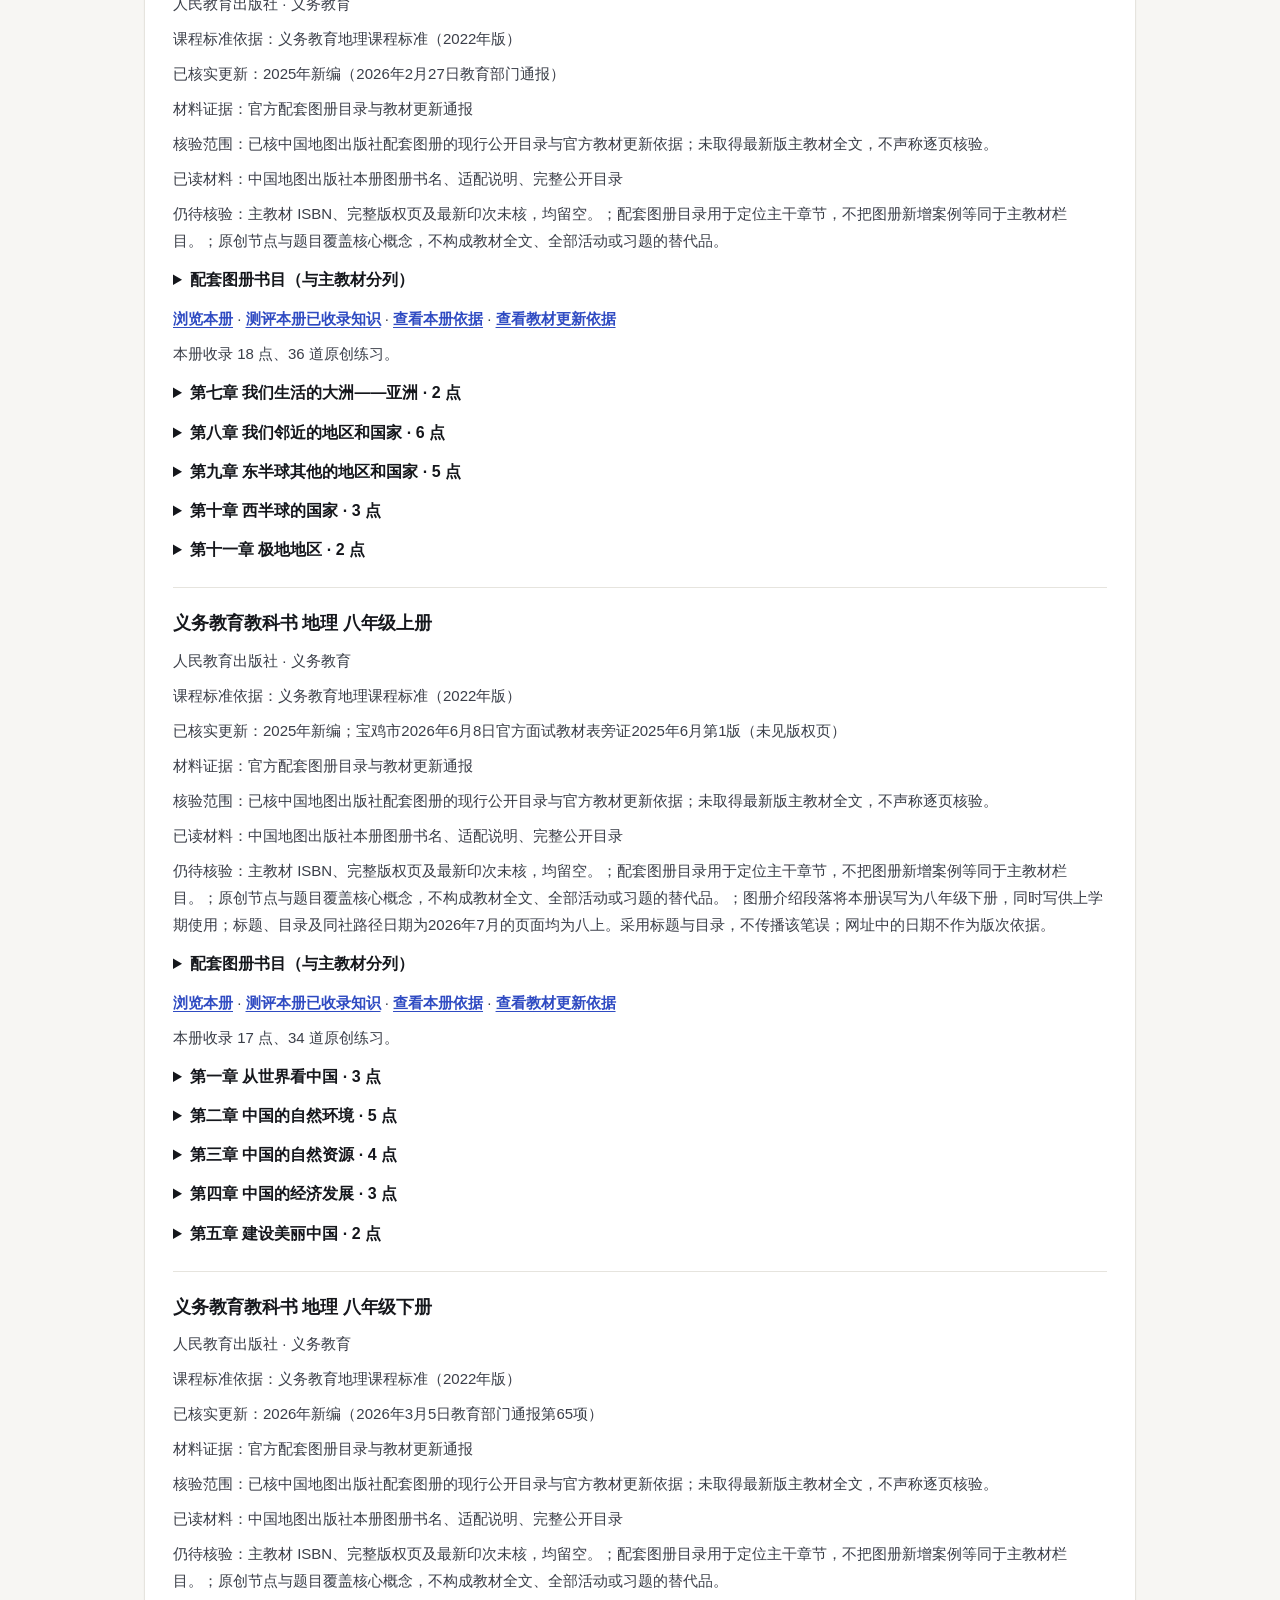
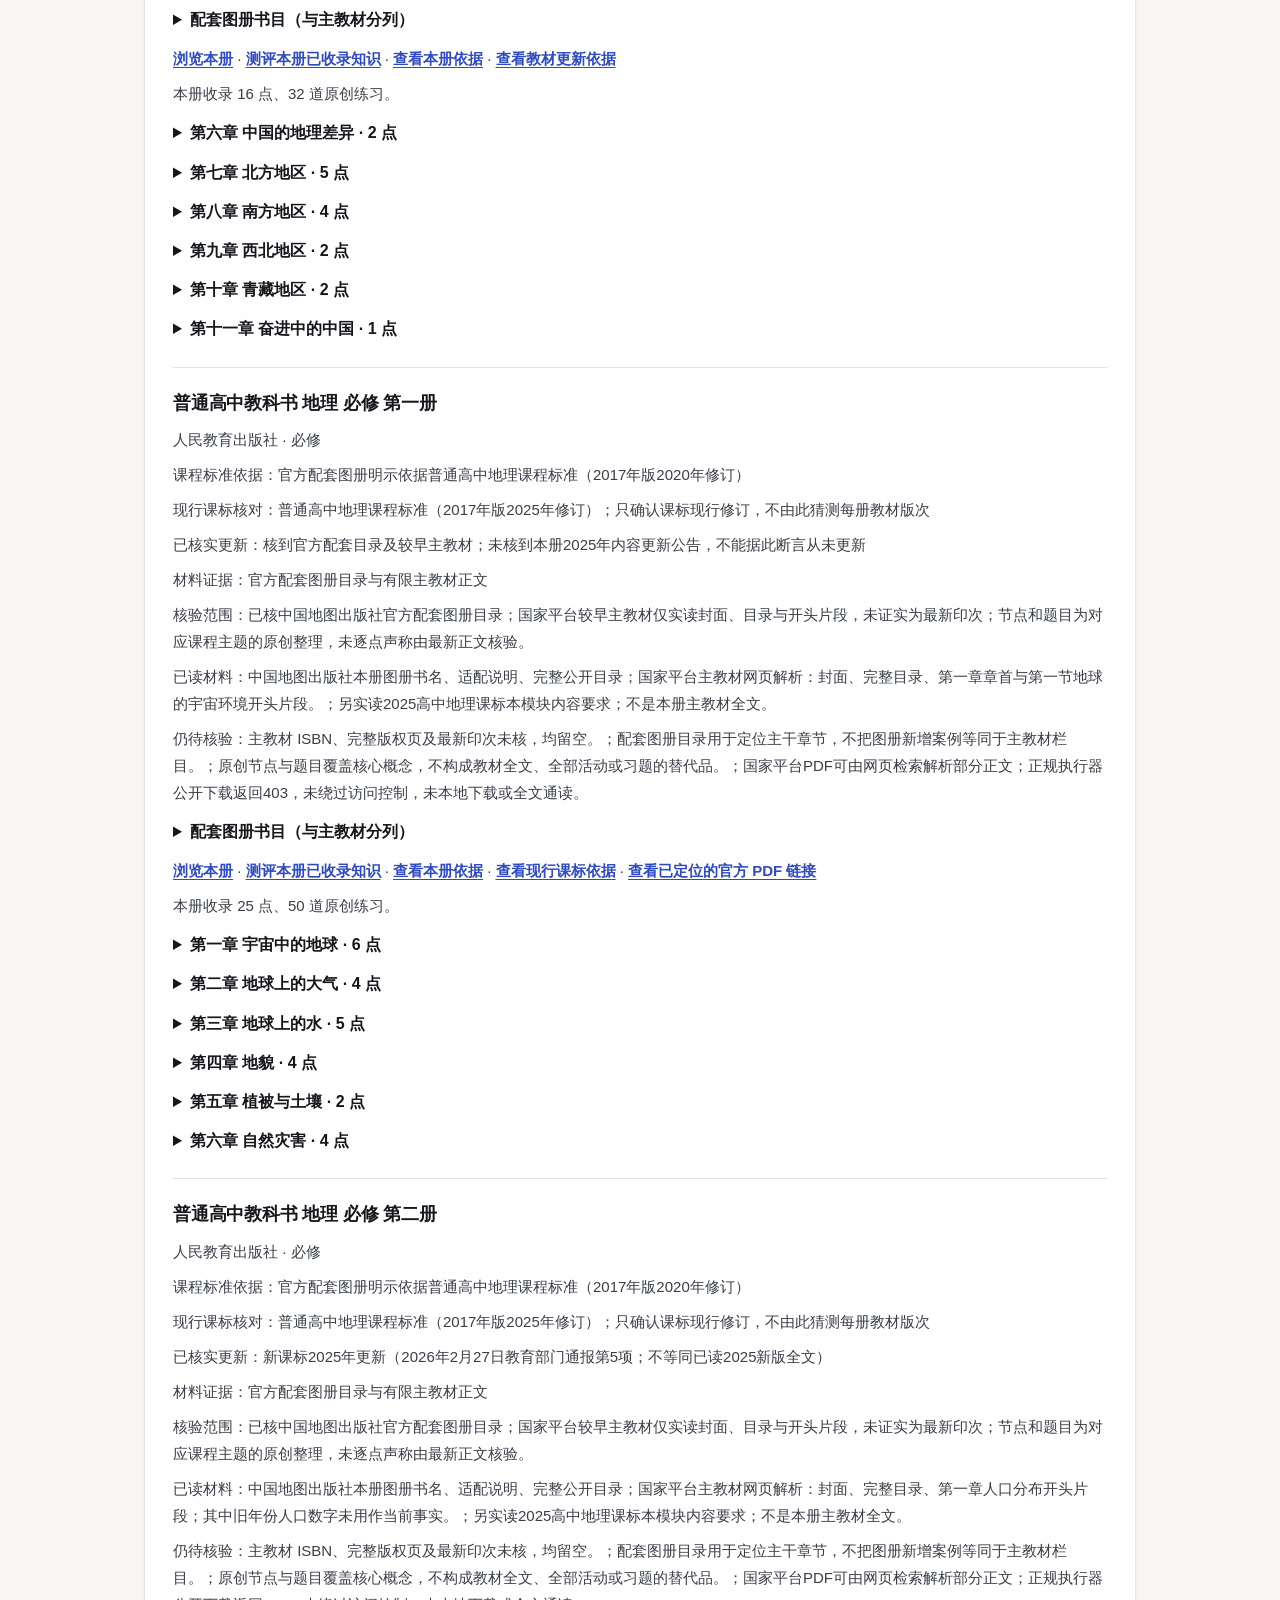
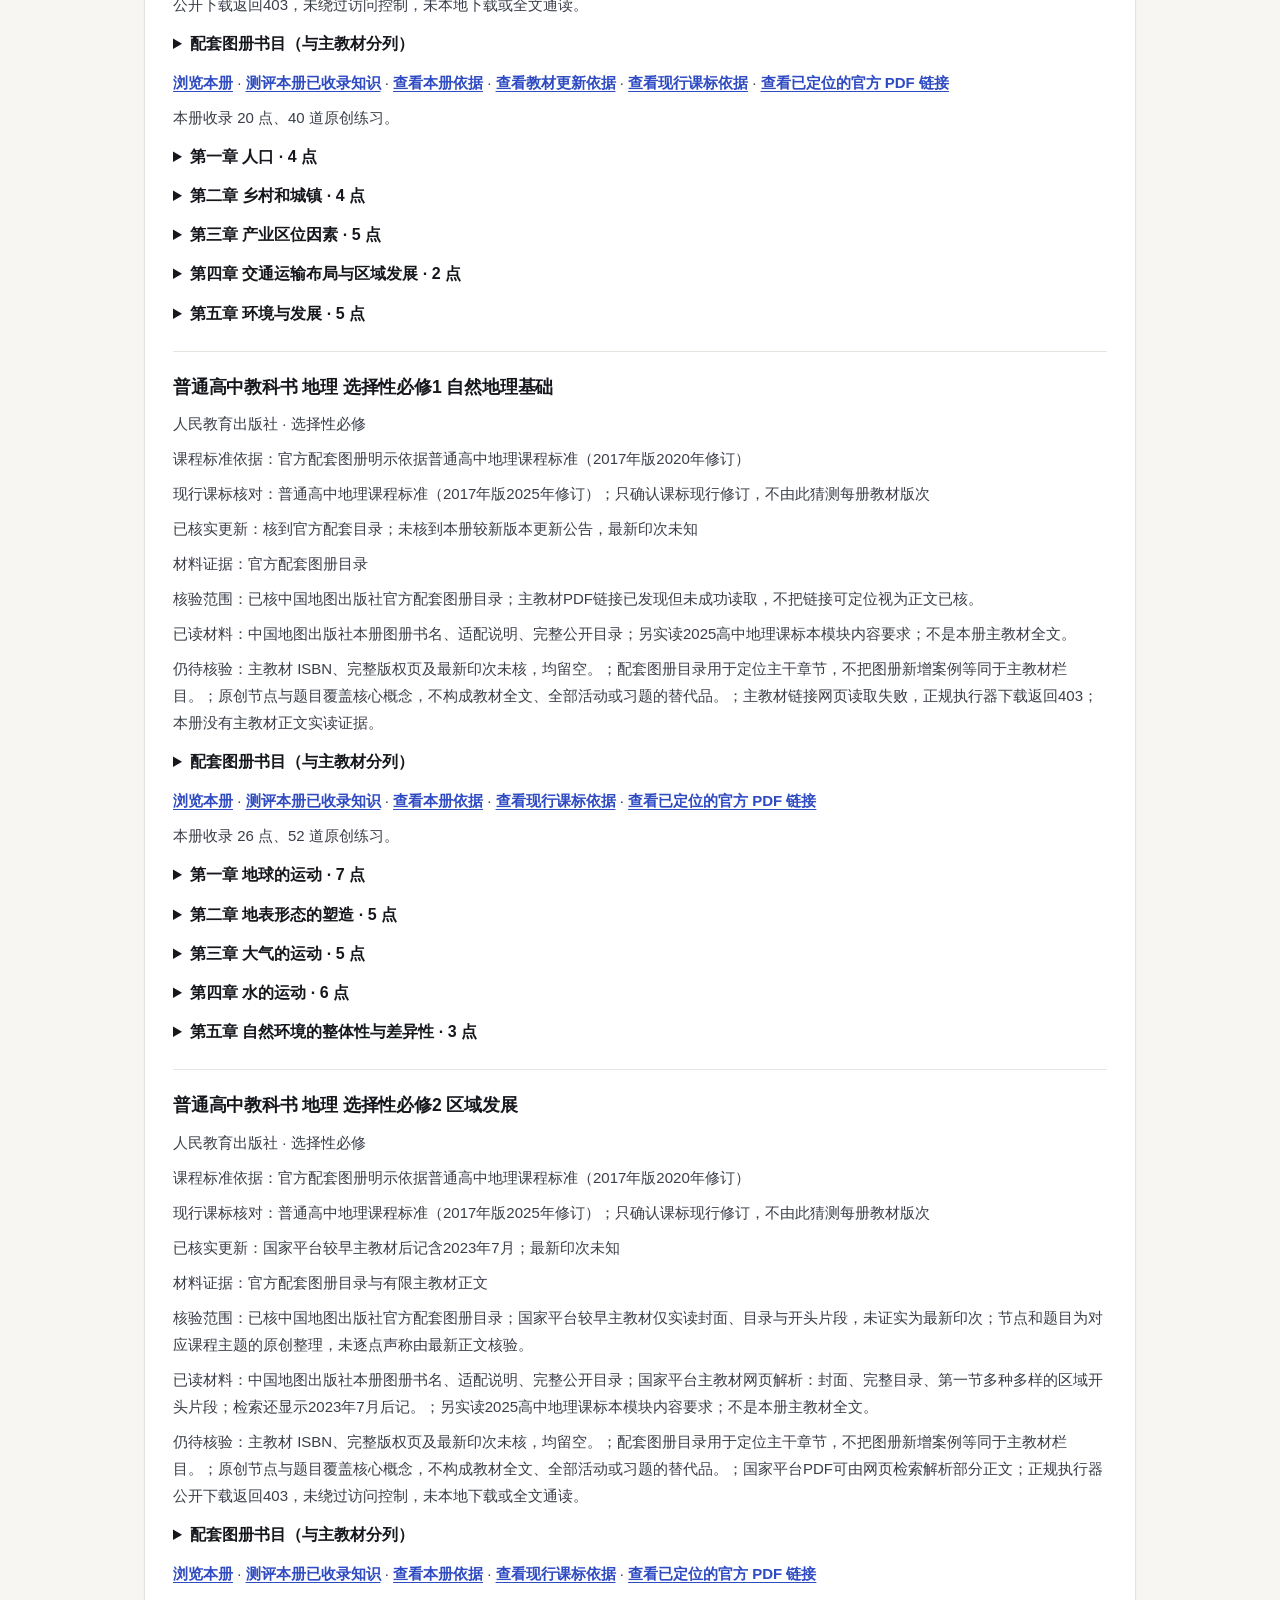
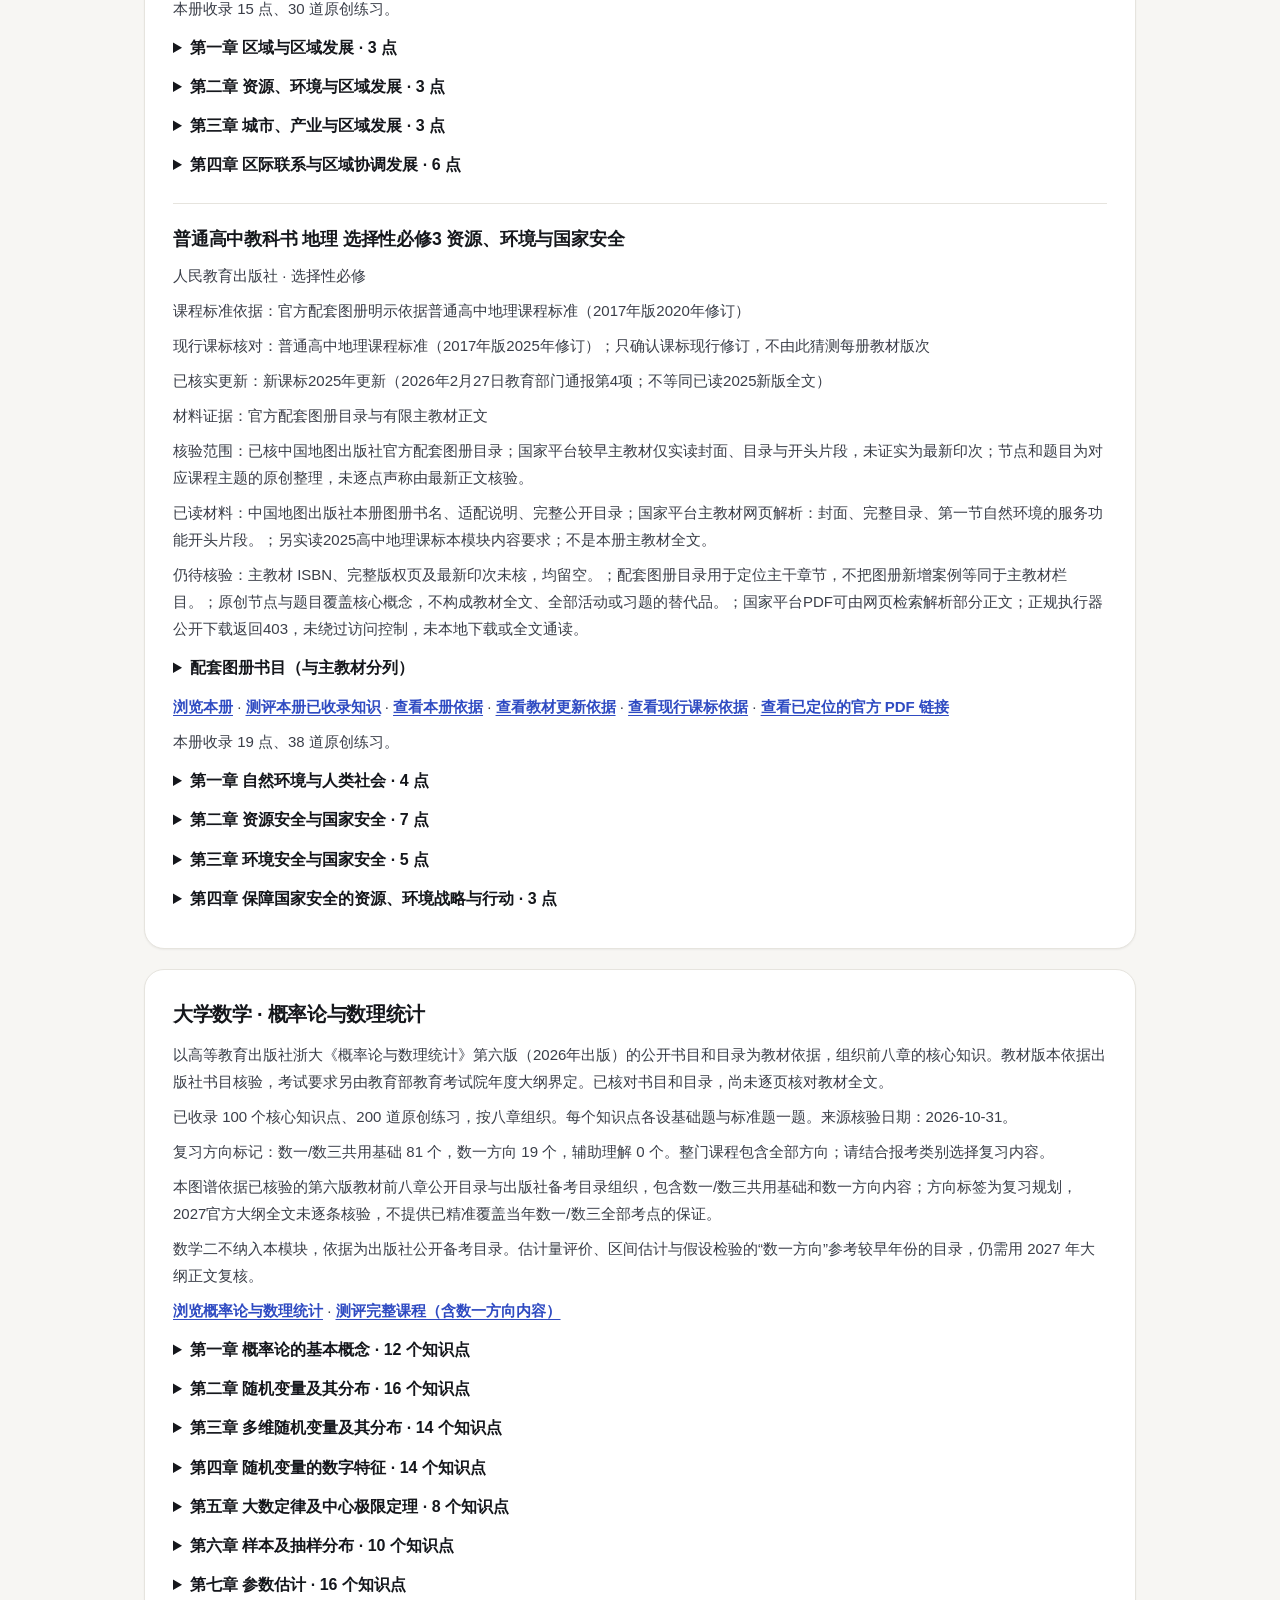
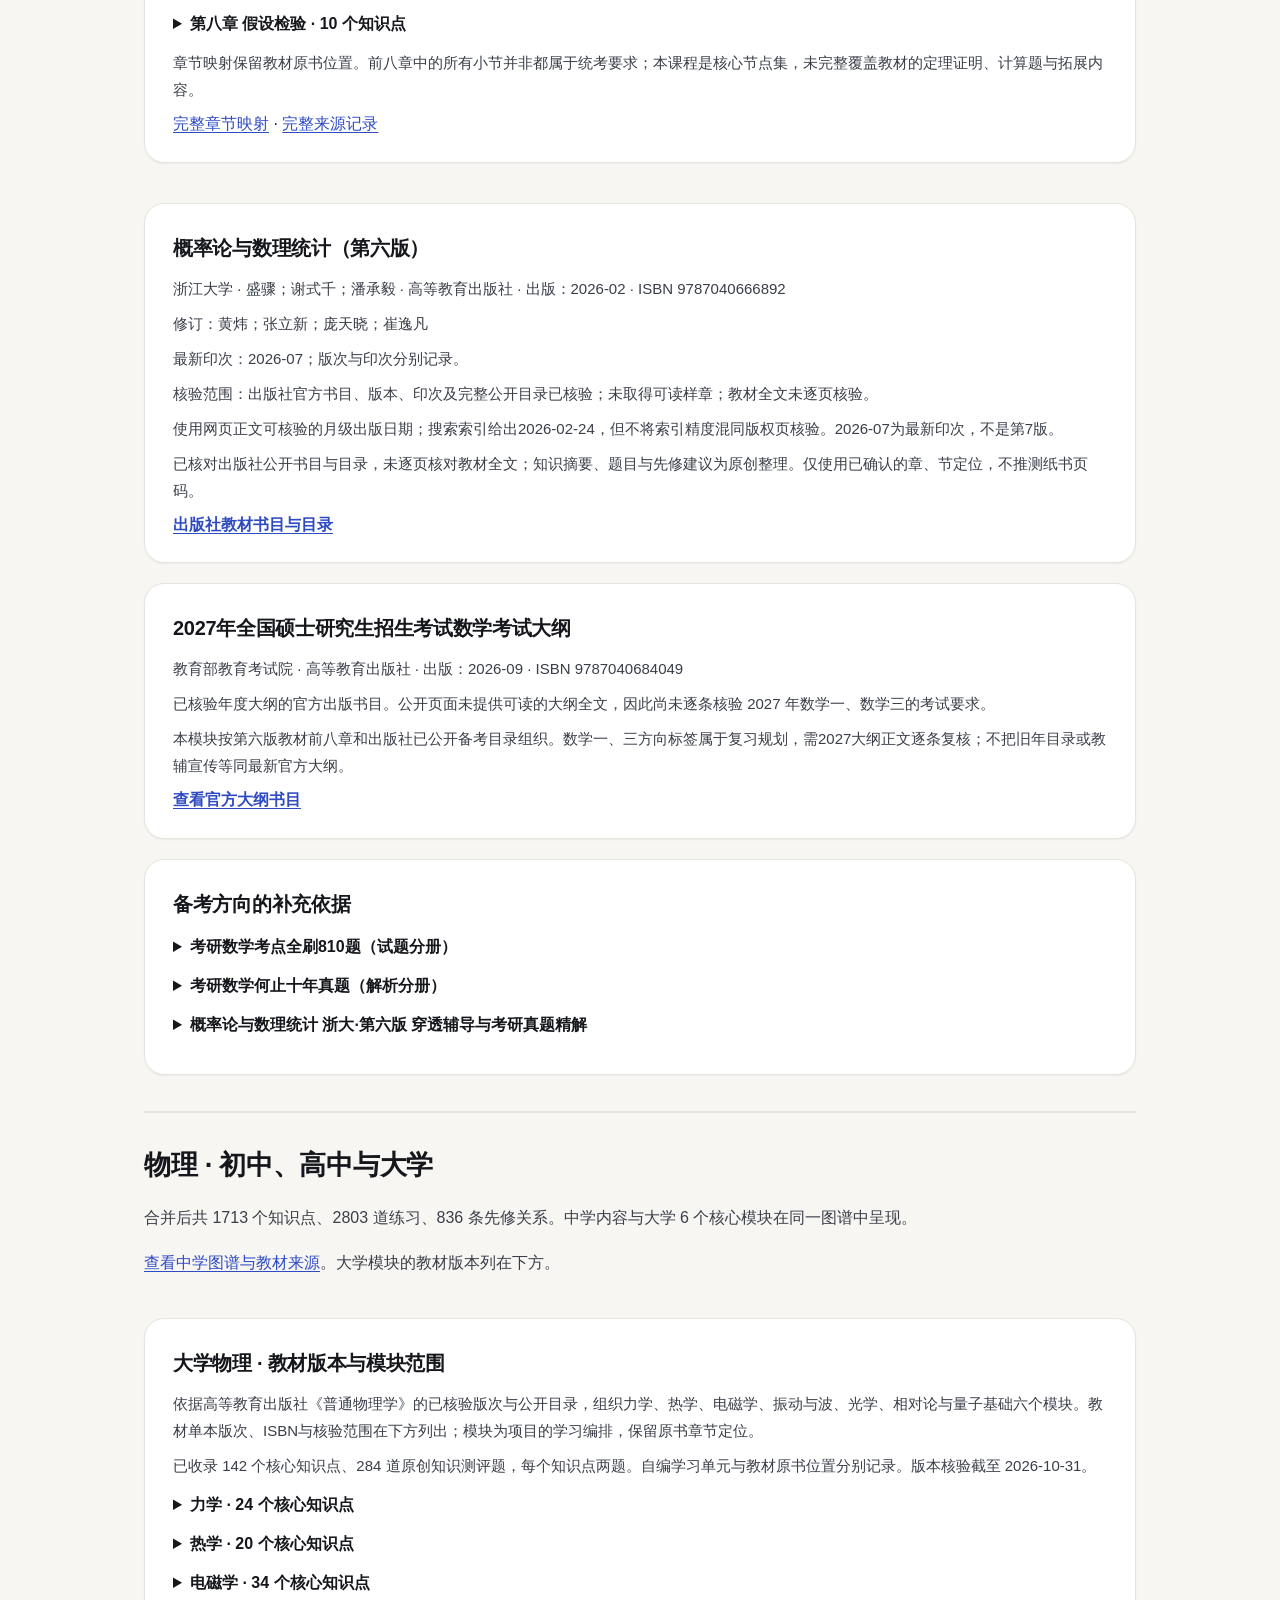
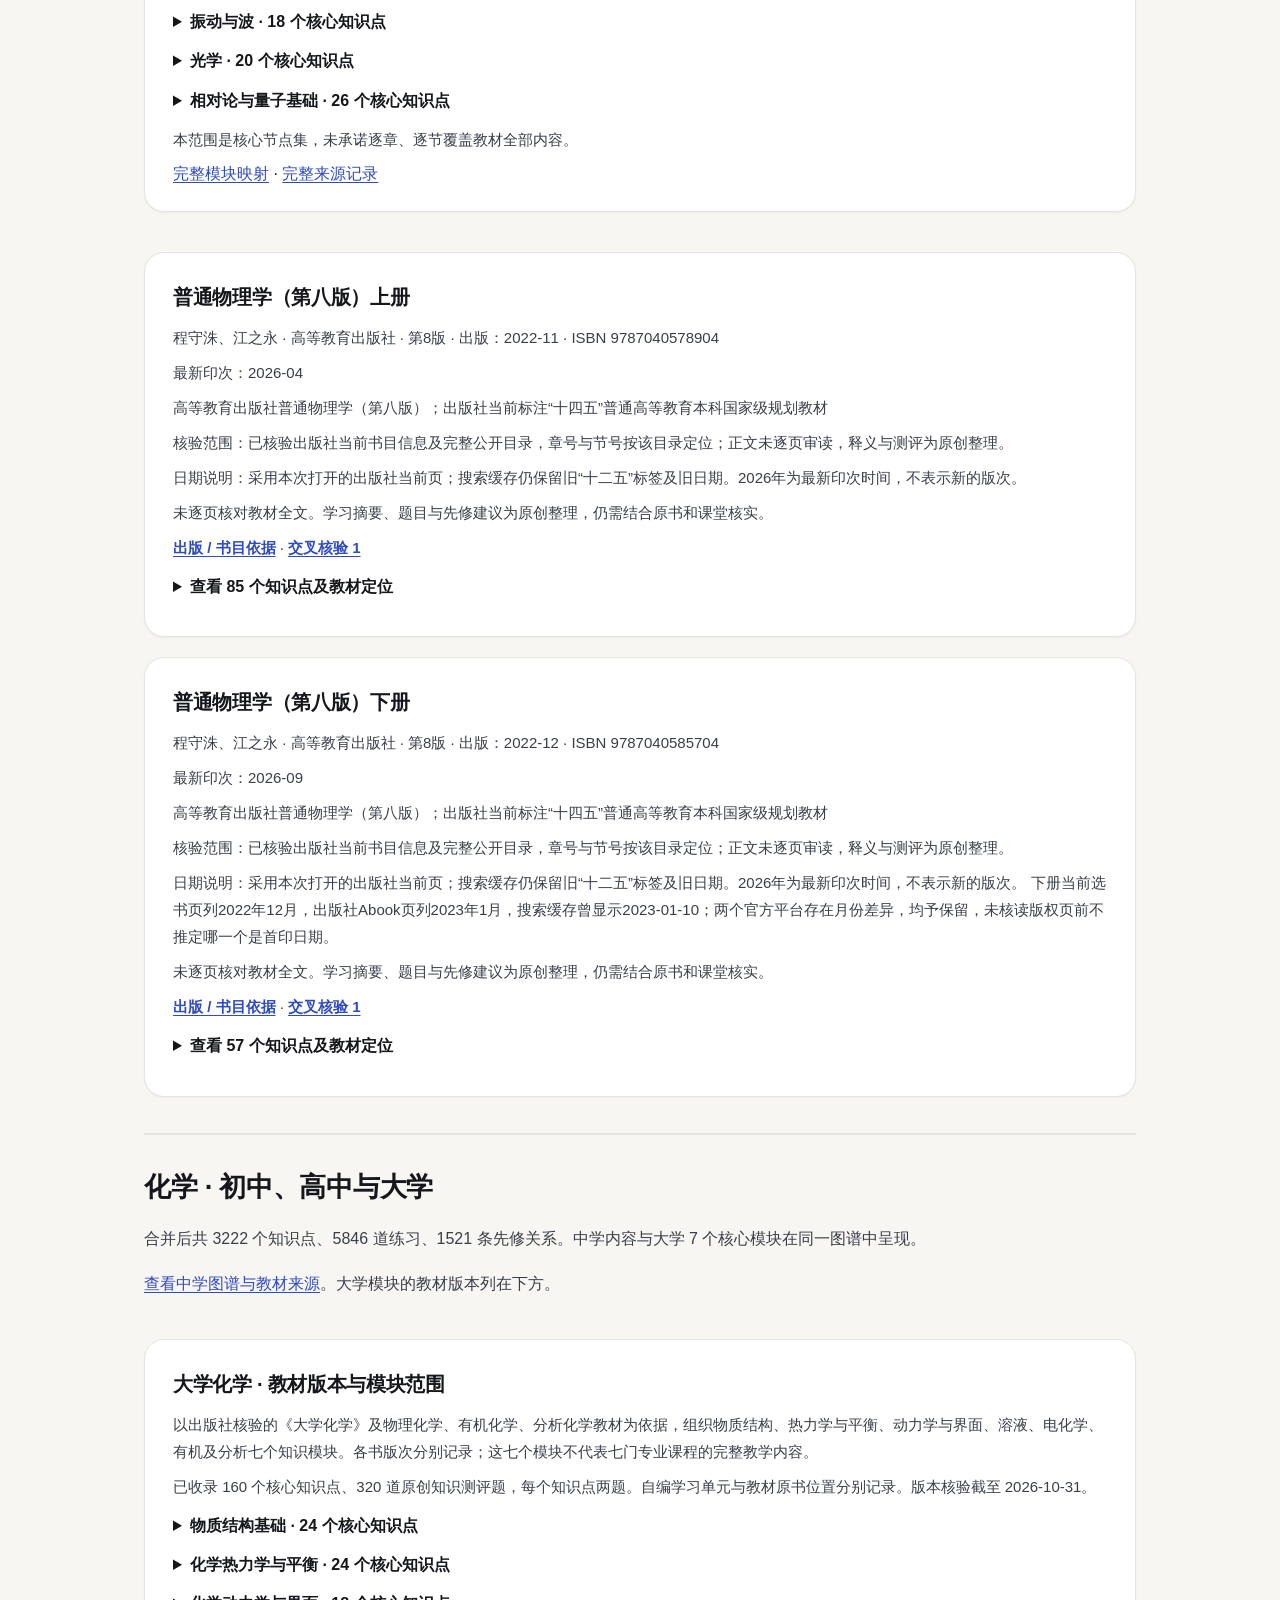
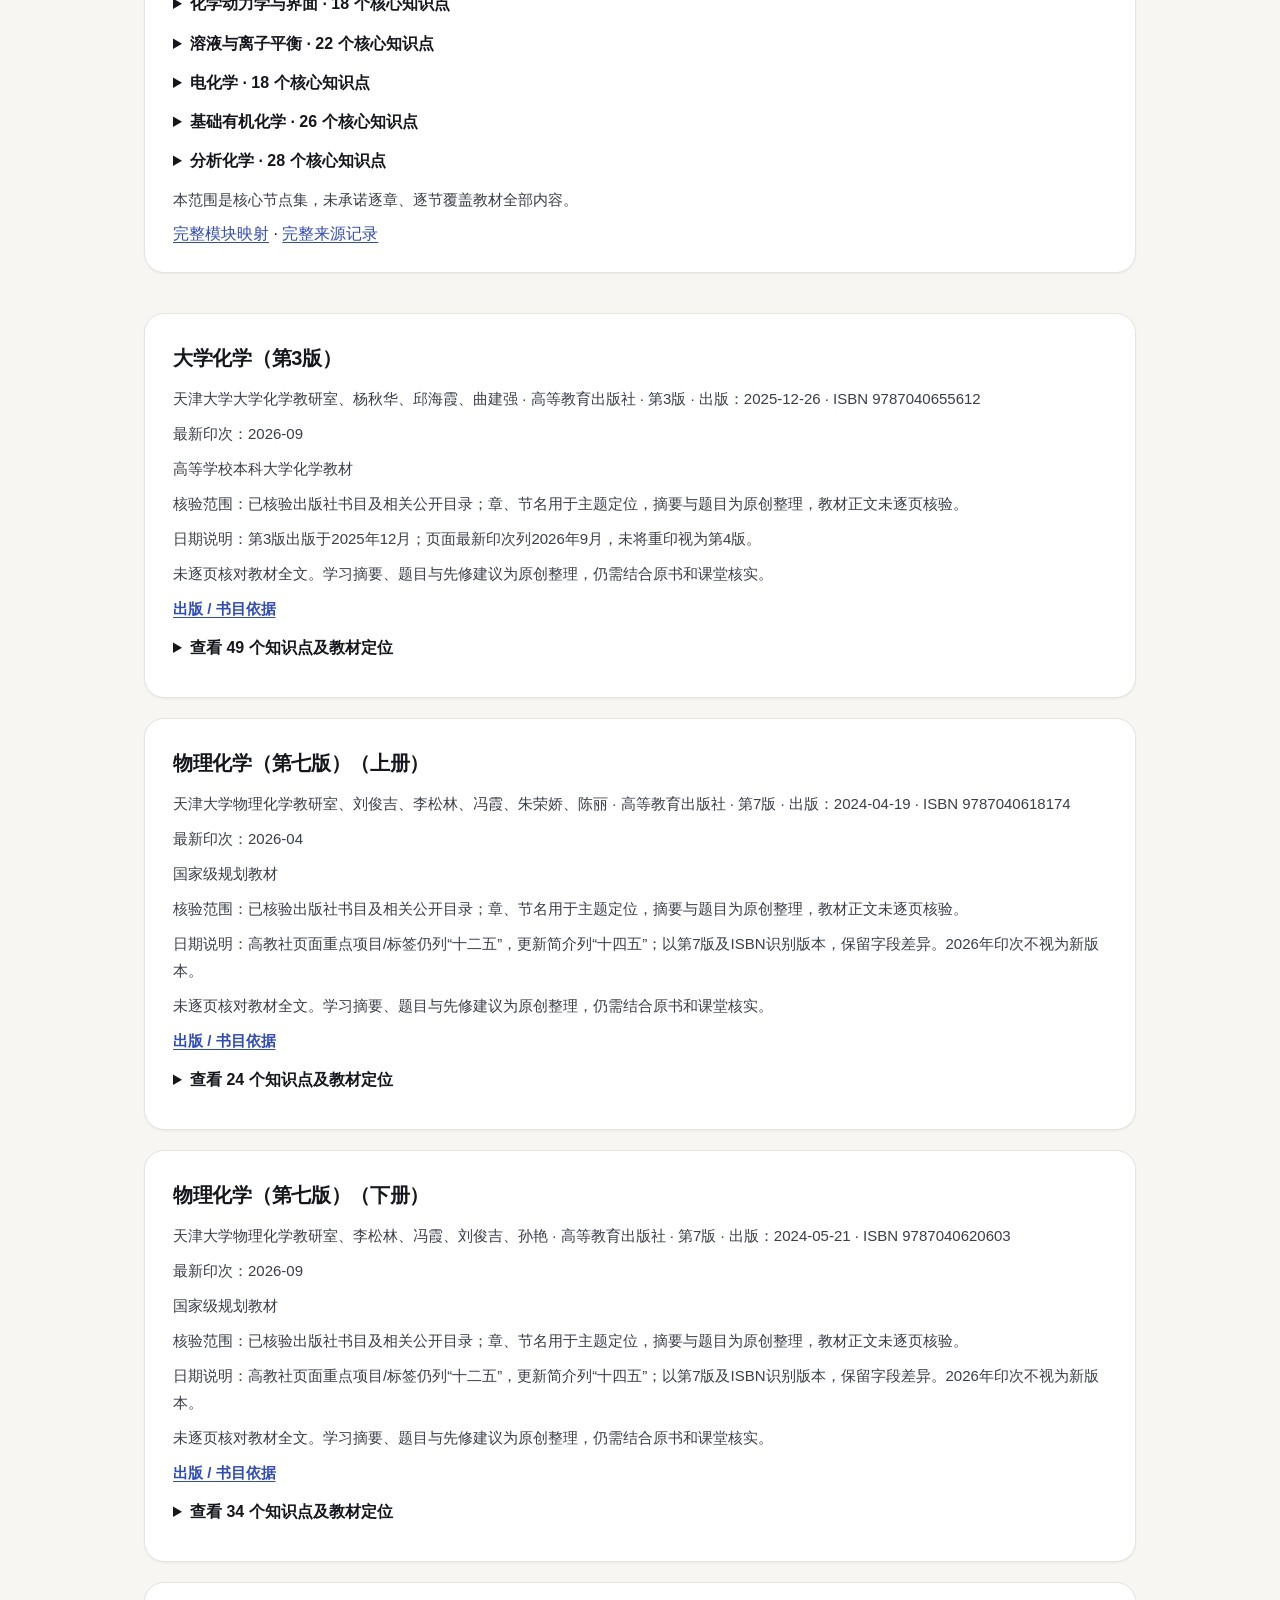
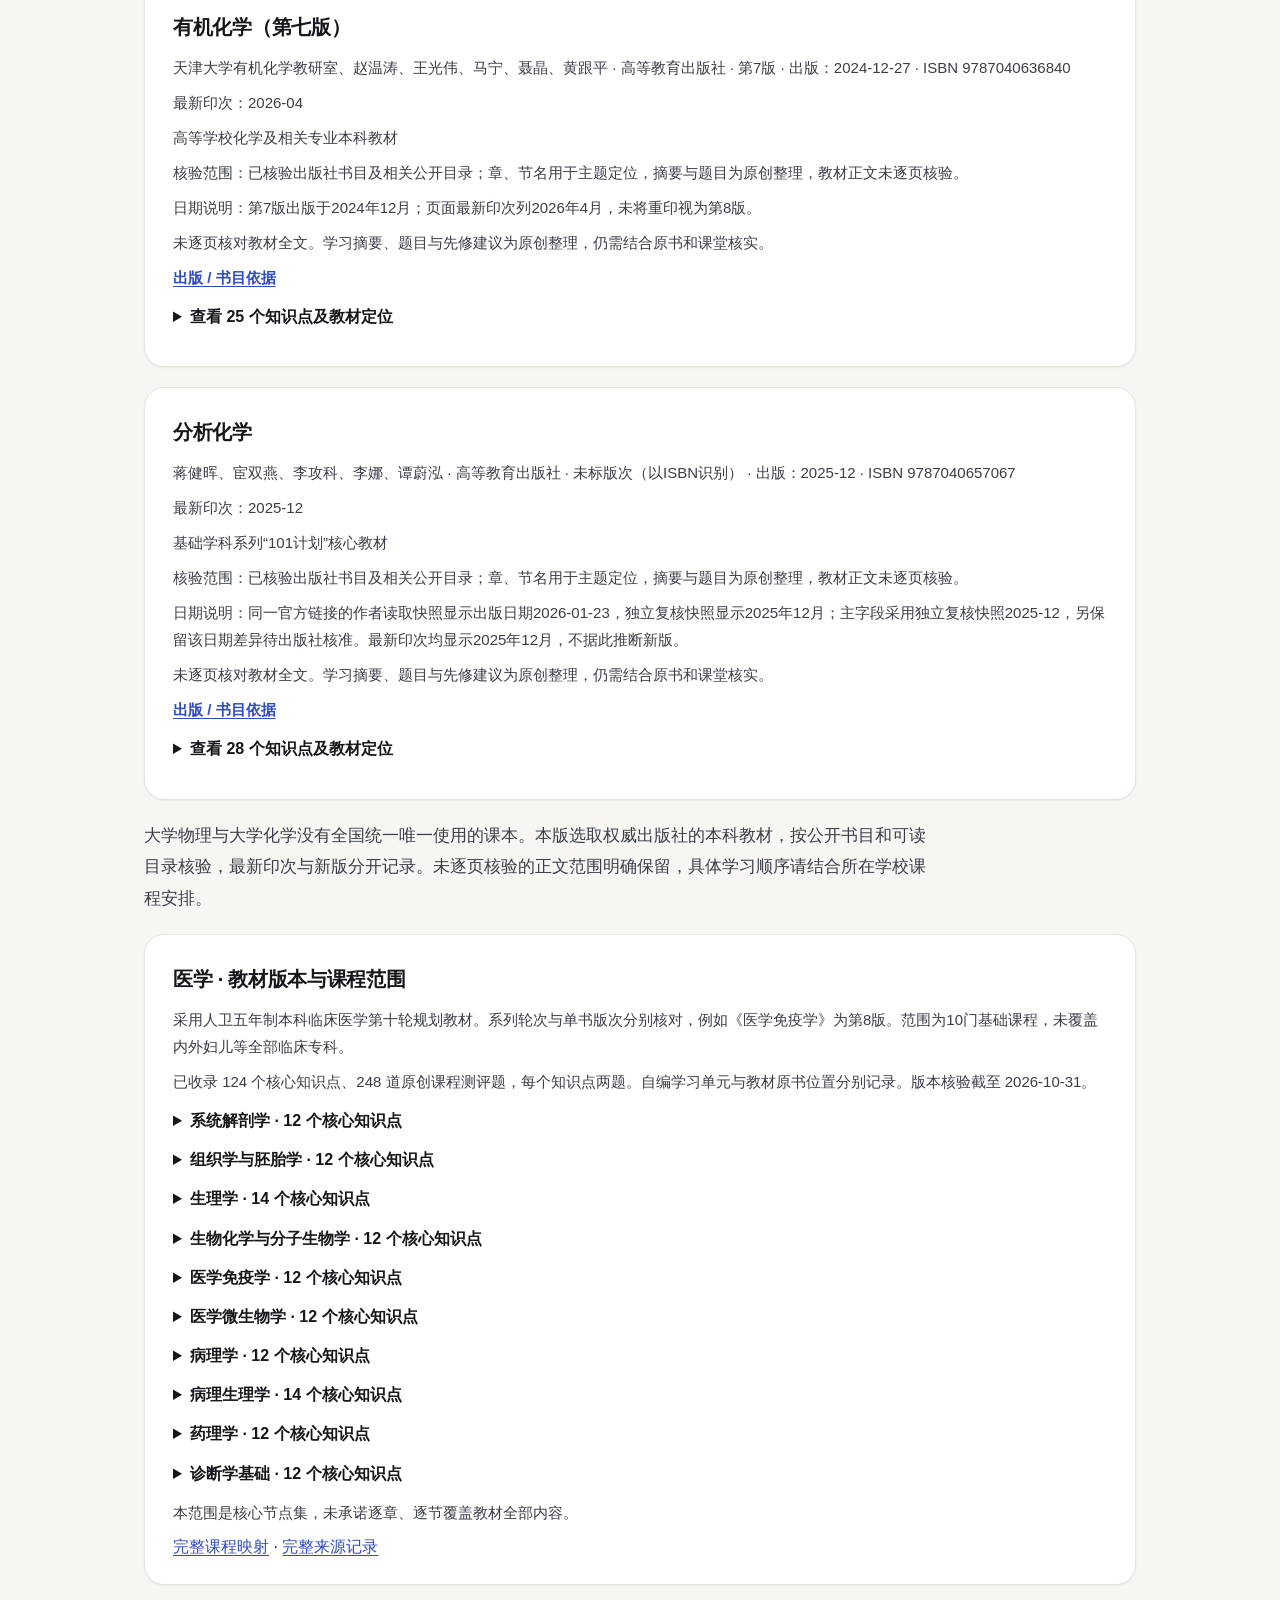
<file: sources.html>
<!DOCTYPE html>

<html lang="zh-CN"><head><meta charset="utf-8"/><meta content="width=device-width,initial-scale=1" name="viewport"/><link href="data:image/svg+xml,%3Csvg xmlns='http://www.w3.org/2000/svg' viewBox='0 0 32 32'%3E%3Crect width='32' height='32' rx='9' fill='%2315171c'/%3E%3Cpath d='M9.5 21.5 16 10.5l6.5 9' fill='none' stroke='%23fff' stroke-opacity='.55' stroke-width='1.6' stroke-linecap='round' stroke-linejoin='round'/%3E%3Ccircle cx='9.5' cy='21.5' r='3.1' fill='%232fc7b4'/%3E%3Ccircle cx='16' cy='10.5' r='3.1' fill='%237ea4ff'/%3E%3Ccircle cx='22.5' cy='19.5' r='3.1' fill='%23f2b84b'/%3E%3C/svg%3E" rel="icon"/><title>教材来源与覆盖范围 · 知识图谱</title><script src="assets/theme.js"></script><script src="assets/data-manifest.js"></script>
<script src="assets/subjects.js"></script><link href="assets/site.css" rel="stylesheet"/><meta name="theme-color" content="#f7f6f3"/><style>
.sources{max-width:1040px;margin:0 auto;padding:64px 24px 88px}
.sources h1{margin:0 0 20px;font-size:clamp(2rem,4.6vw,3.25rem);font-weight:800;line-height:1.15;letter-spacing:-.025em}
.sources>p{max-width:46em;color:var(--text-2);font-size:1.0625rem;line-height:1.85;margin:0 0 12px}
.source-card{position:relative;background:var(--bg-elev);border:1px solid var(--line);border-radius:20px;padding:28px 28px 24px;margin:20px 0;scroll-margin-top:84px;box-shadow:var(--shadow-xs)}
.source-card:target{border-color:var(--text);box-shadow:0 0 0 1px var(--text),var(--shadow)}
.source-card:first-of-type{margin-top:40px}
.source-card h2{margin:0 0 10px;font-size:1.25rem;font-weight:750;letter-spacing:-.015em}
.source-card p{line-height:1.8;color:var(--text-2);margin:0 0 8px;font-size:15px}
.source-card>a,.source-card p a{font-weight:600}
.source-topics{list-style:none;margin:18px 0 0;padding:0;display:grid;grid-template-columns:repeat(2,minmax(0,1fr));gap:0 28px;border-top:1px solid var(--line)}
.source-topics li{display:flex;flex-direction:column;gap:2px;padding:12px 0;border-bottom:1px solid var(--line);min-width:0}
.source-topics li>a:first-child{color:var(--text);font-weight:650;text-decoration:none}
.source-topics li>a:first-child:hover{text-decoration:underline}
.source-topics span{font-size:13px;color:var(--faint);font-family:var(--mono);overflow-wrap:anywhere}
.source-topics li>a+span+a{font-size:13px;color:var(--link)}
.source-group{border-top:2px solid var(--line);padding-top:30px;margin-top:36px;scroll-margin-top:88px}.source-group>h2{font-size:1.7rem;margin:0 0 12px}.source-group>p{color:var(--text-2);line-height:1.8;overflow-wrap:anywhere}.source-group-note{font-size:14px}.source-book{border-top:1px solid var(--line);padding-top:22px;margin-top:24px;scroll-margin-top:88px}.source-book h3{font-size:1.1rem;line-height:1.5;margin:0 0 10px}.source-book p,.source-reference{overflow-wrap:anywhere}.source-reference{margin:12px 0}
@media(max-width:600px){.sources{padding:36px 16px 56px}.source-card{padding:20px 18px}.source-topics{grid-template-columns:1fr}}
</style></head><body>
<header class="site-header"><div class="header-inner"><a class="brand" href="index.html?subject=physics"><svg class="logo" viewBox="0 0 32 32" width="30" height="30" aria-hidden="true"><rect width="32" height="32" rx="9" fill="#15171c"/><path d="M9.5 21.5 16 10.5l6.5 9" fill="none" stroke="#fff" stroke-opacity=".55" stroke-width="1.6" stroke-linecap="round" stroke-linejoin="round"/><circle cx="9.5" cy="21.5" r="3.1" fill="#2fc7b4"/><circle cx="16" cy="10.5" r="3.1" fill="#7ea4ff"/><circle cx="22.5" cy="19.5" r="3.1" fill="#f2b84b"/></svg><span class="brand-name">学科知识图谱</span></a><nav class="subject-switch" aria-label="学科"><a class="subject-link" data-subject="math" href="sources.html?subject=math">数学</a><a class="subject-link" data-subject="english" href="sources.html?subject=english">英语</a><a class="subject-link" data-subject="physics" href="sources.html?subject=physics">物理</a><a class="subject-link" data-subject="chemistry" href="sources.html?subject=chemistry">化学</a><a class="subject-link" data-subject="biology" href="sources.html?subject=biology">生物</a><a class="subject-link" data-subject="geography" href="sources.html?subject=geography">地理</a><a class="subject-link" data-subject="cs408" href="sources.html?subject=cs408">408</a><a class="subject-link" data-subject="med" href="sources.html?subject=med">医学</a><a class="subject-link" data-subject="tcm" href="sources.html?subject=tcm">中医药</a></nav><nav aria-label="主导航" class="site-nav"><a class="nav-link" href="index.html?subject=physics">首页</a><a class="nav-link" href="explore/index.html?subject=physics">知识图谱</a><a class="nav-link" href="diagnose/index.html?subject=physics">诊断</a><a class="nav-link" href="#about">关于</a><button aria-label="切换到深色模式" aria-pressed="false" class="theme-toggle" id="theme-toggle" type="button" title="切换到深色模式"><svg class="icon-sun" viewBox="0 0 20 20" fill="none" stroke="currentColor" stroke-width="1.6" stroke-linecap="round" aria-hidden="true"><circle cx="10" cy="10" r="3.6"/><path d="M10 2.2v1.6M10 16.2v1.6M2.2 10h1.6M16.2 10h1.6M4.5 4.5l1.1 1.1M14.4 14.4l1.1 1.1M4.5 15.5l1.1-1.1M14.4 5.6l1.1-1.1"/></svg><svg class="icon-moon" viewBox="0 0 20 20" fill="none" stroke="currentColor" stroke-width="1.6" stroke-linejoin="round" aria-hidden="true"><path d="M16.2 12.4A6.6 6.6 0 0 1 7.6 3.8a6.6 6.6 0 1 0 8.6 8.6z"/></svg></button></nav></div></header>
<div class="toy-notice" role="note"><span><strong>内容已经过 AI 审核，但尚未经教师审核。</strong>仅供学习参考，题目与诊断结果请结合教师指导核实。</span></div>
<main class="sources"><p class="eyebrow">小学到大学 · 学科知识图谱</p><h1>教材来源与覆盖范围</h1>
<p>本图谱设有九个学科入口。中小学数学、物理、化学和生物采用 K12-KGraph，大学课程及其他学科的教材来源分列如下。</p>
<section class="source-card" id="chinese-terminology"><h2>中文术语 · 全国科学技术名词审定委员会</h2>
<p>数学、物理、化学、生物、地理、计算机、医学和中医药收录了与现有知识点对应的中文术语。点击词名可打开「术语在线」审定公布名词库的具体词条，查看术语出处和学科义项。词条提供的英文名和中文别称也可用于站内搜索。</p>
<p>审定范围为名词。知识点与词条的对应由本站整理，先修关系和习题按各自来源标注。尚未逐词对照的知识点可自行输入关键词查询。</p>
<p><a href="https://www.termonline.cn/about" target="_blank" rel="noopener noreferrer">术语在线平台介绍</a> · <a href="https://www.termonline.cn/" target="_blank" rel="noopener noreferrer">官方查词入口</a></p></section>
<section class="source-card" id="k12-kgraph"><h2>K12-KGraph · 中小学图谱</h2>
<p>Hao Liang 等发布的学科图谱以人教版教材为基础。论文说明，每个节点和每条关系分别由三名同学科标注者独立核验，分歧通过共同复核处理。本站采用作者发布的数据。</p>
<ul><li><a href="explore/index.html?subject=math">数学</a> · 23 册，1,895 个学习节点，853 条诊断先修</li><li><a href="explore/index.html?subject=physics">物理</a> · 9 册，1,571 个学习节点，647 条诊断先修</li><li><a href="explore/index.html?subject=chemistry">化学</a> · 7 册，3,062 个学习节点，1,334 条诊断先修</li><li><a href="explore/index.html?subject=biology">生物</a> · 9 册，2,059 个学习节点，858 条诊断先修</li></ul>
<p>学习列表包含有名称的概念、技能和实验。原图有 3 个数学占位名称、7 条指向习题的先修边。化学中构成循环的 4 条先修边保留在知识点详情。诊断沿其余 3,692 条先修边回溯。册次和章节按数据集显示，高中年级仅供筛选。</p>
<h3 id="k12-exercises">人工核验习题</h3>
<p>四科发布数据含 1,174 个习题节点。本站选入能独立作答、答案可核对的 324 道，数学 182 道、物理 45 道、化学 52 道、生物 45 道。每题保留原题编号、所属册次、参考答案及原图标注的考查关系。</p>
<p>据作者论文，每个节点和关系均由三名学科审核者独立核验，如有分歧，再共同复核并达成一致。此说明适用于发布版的习题节点及考查关系。站内旧题、依据图谱编制的回忆自评题，以及自动判分和复习安排，均单独处理。开放题可查看参考答案并自行判断。</p>
<p><a href="https://huggingface.co/datasets/lhpku20010120/K12-KGraph/tree/d8522c2b336ee435aa51daa39ca0dd736f56fa53/K12-KGraph/subject_specific_KG" rel="noopener noreferrer" target="_blank">作者发布的四科数据</a> · <a href="https://arxiv.org/html/2605.09635v1" rel="noopener noreferrer" target="_blank">论文与核验方法</a> · <a href="https://creativecommons.org/licenses/by-nc-sa/4.0/" rel="noopener noreferrer" target="_blank">CC BY-NC-SA 4.0</a> · <a href="data/k12/README.md">本站转换说明</a></p></section>
<section class="source-card" id="subject-bridges"><h2>跨学段、跨课程的先修衔接</h2><p>大学课程与中医药保留站内衔接。中小学换图后，仅沿用两端知识点仍可精确对应的跨学段关系。硬先修与软先修分别说明理由；这些关系是项目的教学建议，不把教材中的相邻目录当作必然依赖。</p><p><a href="data/subject-bridge-dependencies.json">查看原版衔接关系清单</a> · <a href="data/subject-bridge-sources.json">查看关系依据与审核边界</a></p></section><section class="source-card" id="biology"><h2>生物</h2><a href="#k12-kgraph">初中和高中生物的图谱与教材来源</a></section>
<section class="source-card" id="geography"><h2>地理 · 初中与高中教材</h2><p id="geography-summary">正在读取地理教材与覆盖范围…</p><div id="geography-evidence"></div><div id="geography-books"></div></section>
<section class="source-card" id="math-probability"><h2>大学数学 · 概率论与数理统计</h2><p>以高等教育出版社浙大《概率论与数理统计》第六版（2026年出版）的公开书目和目录为教材依据，组织前八章的核心知识。教材版本依据出版社书目核验，考试要求另由教育部教育考试院年度大纲界定。已核对书目和目录，尚未逐页核对教材全文。</p><p id="math-probability-summary">正在读取概率统计课程数据…</p><div id="math-probability-scope"></div><p><a href="explore/index.html?grade=17">浏览概率论与数理统计</a> · <a href="diagnose/index.html?grade=17">测评完整课程（含数一方向内容）</a></p><div id="math-probability-coverage"></div></section><div id="math-probability-books"></div>
<section class="source-group" id="physics" aria-labelledby="physics-source-title"><h2 id="physics-source-title">物理 · 初中、高中与大学</h2><p id="physics-merged-summary" aria-live="polite">正在统计合并后的知识范围…</p><p><a href="#k12-kgraph">查看中学图谱与教材来源</a>。大学模块的教材版本列在下方。</p><section class="source-card" id="uphysics"><h2>大学物理 · 教材版本与模块范围</h2><p>依据高等教育出版社《普通物理学》的已核验版次与公开目录，组织力学、热学、电磁学、振动与波、光学、相对论与量子基础六个模块。教材单本版次、ISBN与核验范围在下方列出；模块为项目的学习编排，保留原书章节定位。</p><p id="uphysics-summary">正在读取模块数据…</p><div id="uphysics-coverage"></div></section><div id="uphysics-books"></div></section><section class="source-group" id="chemistry" aria-labelledby="chemistry-source-title"><h2 id="chemistry-source-title">化学 · 初中、高中与大学</h2><p id="chemistry-merged-summary" aria-live="polite">正在统计合并后的知识范围…</p><p><a href="#k12-kgraph">查看中学图谱与教材来源</a>。大学模块的教材版本列在下方。</p><section class="source-card" id="uchemistry"><h2>大学化学 · 教材版本与模块范围</h2><p>以出版社核验的《大学化学》及物理化学、有机化学、分析化学教材为依据，组织物质结构、热力学与平衡、动力学与界面、溶液、电化学、有机及分析七个知识模块。各书版次分别记录；这七个模块不代表七门专业课程的完整教学内容。</p><p id="uchemistry-summary">正在读取模块数据…</p><div id="uchemistry-coverage"></div></section><div id="uchemistry-books"></div></section>

<p>大学物理与大学化学没有全国统一唯一使用的课本。本版选取权威出版社的本科教材，按公开书目和可读目录核验，最新印次与新版分开记录。未逐页核验的正文范围明确保留，具体学习顺序请结合所在学校课程安排。</p>
<section class="source-card" id="med"><h2>医学 · 教材版本与课程范围</h2><p>采用人卫五年制本科临床医学第十轮规划教材。系列轮次与单书版次分别核对，例如《医学免疫学》为第8版。范围为10门基础课程，未覆盖内外妇儿等全部临床专科。</p><p id="med-summary">正在读取课程数据…</p><div id="med-coverage"></div></section><div id="med-books"></div>
<section class="source-group" id="tcm" aria-labelledby="tcm-source-title"><h2 id="tcm-source-title">中医药 · 十门基础与核心课程</h2><p id="tcm-merged-summary" aria-live="polite">正在统计合并后的知识范围…</p><p class="source-group-note">保留各原始课程、教材、版次和核验范围。新增跨课程先修为原创教学建议，已经 AI 检查、尚未经教师审核；本次合并不扩大原教材全文核验范围。</p><section class="source-card" id="tcm-core"><h2>中医 · 教材版本与课程范围</h2><p>采用已出版的2026年全国中医药行业高等教育“十五五”规划教材（系列第十二版）。单书版次另列。本次覆盖中医基础理论、中医诊断学、方剂学和针灸学基础，不代表全部中医学课程。</p><p id="tcm-summary">正在读取课程数据…</p><div id="tcm-coverage"></div></section><div id="tcm-books"></div><section class="source-card" id="herbal"><h2>中药 · 教材版本与课程范围</h2><p>采用已出版的2026年“十五五”规划教材，覆盖中药学、鉴定、化学、炮制、药剂和药理六门核心课程。2025年版《中国药典》作为质量标准的补充依据；书目日期冲突和目录核验边界另列。</p><p id="herbal-summary">正在读取课程数据…</p><div id="herbal-coverage"></div></section><div id="herbal-books"></div></section>

<section class="source-card" id="cs408"><h2>408 · 考试依据与教材版本</h2>
<p>本次新增数据结构、计算机组成原理、操作系统和计算机网络。知识摘要、先修建议与诊断题为原创整理，教材章节与 408 学习单元分别记录。</p>
<p><strong>官方考试依据：</strong>教育部教育考试院编《2027年全国硕士研究生招生考试计算机学科专业基础考试大纲》，ISBN 9787040684513，高等教育出版社，2026-09-29 出版。出版社页面的版本信息已核实；2026-10-30 实际点击试读时提示“该书暂无样章”，未取得最新版大纲全文。</p>
<p><strong>参考书定位：</strong>未查到全国统一指定这四本教材的官方名单，故将它们标为出版社核验的参考教材，不标为“全国统考官方指定”。当前范围结合高教社 2025 年《考试大纲解析》的公开目录与新版教材构建；不声称完成 2027 大纲逐条全文核对，也不声称覆盖教材全部拓展内容。</p>
<p><a href="https://www.hep.com.cn/book/show/2099763850751057921" target="_blank" rel="noopener noreferrer">2027 官方大纲出版信息</a> · <a href="https://xuanshu.hep.com.cn/front/book/findBookDetails?bookId=68b8764ae119ac9729e8a8bc" target="_blank" rel="noopener noreferrer">高教社《考试大纲解析》目录</a> · <a href="data/cs408-sources.json">版本与出处记录</a> · <a href="data/cs408-coverage.json">知识点覆盖映射</a></p>
<p id="cs408-summary" aria-live="polite">正在加载 408 教材与课程覆盖范围…</p>
<div id="cs408-course-coverage"></div></section>
<div id="cs408-books"></div>
<section class="source-card" id="original-math"><h2>英语与原项目</h2><p>英语沿用 xiaoyang111222 的 cn-math-taxonomy 数据。四科中小学图谱的来源见本页 K12-KGraph 条目。</p><a href="https://github.com/xiaoyang111222/cn-math-taxonomy/tree/ddcf00be84d6dbcce681e102bf7d443d73cf4f1d" rel="noopener noreferrer" target="_blank">原始项目与数据</a></section>
<section class="source-card"><h2>新增内容如何核对</h2><p>大学高等数学读取 OpenStax 出版方官方教材正文，线性代数读取作者提供的 Interactive Linear Algebra 与 Nicholson 教材的公开章节；均按章节定位。中文摘要、数值例题和选项为本次整理，不是教材习题的翻译或复制。未声称对应同济版页码，也不使用推测的纸书页码。</p></section><div id="highschool-books"><p>高中物理、化学的册次已分别列入上方合并学科。<a href="#physics">物理来源</a> · <a href="#chemistry">化学来源</a></p></div><section class="source-card" id="openstax-calculus-1"><h2>OpenStax · Calculus Volume 1</h2><p>Gilbert Strang、Edwin “Jed” Herman · OpenStax / Rice University</p><p>本教材用于核对 15 个核心知识点。<a href="https://openstax.org/books/calculus-volume-1/pages/preface" rel="noopener noreferrer" target="_blank">教材主页</a></p><ul class="source-topics"><li><a href="explore/index.html#cnm_u001">函数极限</a><span>2.2 The Limit of a Function</span><a href="https://github.com/openstax/osbooks-calculus-bundle/blob/018da4da252bb9c56759e34396efea91852bcf5a/modules/m53491/index.cnxml" rel="noopener noreferrer" target="_blank">打开教材章节</a></li><li><a href="explore/index.html#cnm_u002">极限运算法则与夹逼</a><span>2.3 The Limit Laws</span><a href="https://github.com/openstax/osbooks-calculus-bundle/blob/018da4da252bb9c56759e34396efea91852bcf5a/modules/m53492/index.cnxml" rel="noopener noreferrer" target="_blank">打开教材章节</a></li><li><a href="explore/index.html#cnm_u003">连续性与间断点</a><span>2.4 Continuity</span><a href="https://github.com/openstax/osbooks-calculus-bundle/blob/018da4da252bb9c56759e34396efea91852bcf5a/modules/m53489/index.cnxml" rel="noopener noreferrer" target="_blank">打开教材章节</a></li><li><a href="explore/index.html#cnm_u004">导数定义与可微性</a><span>3.1 Defining the Derivative</span><a href="https://github.com/openstax/osbooks-calculus-bundle/blob/018da4da252bb9c56759e34396efea91852bcf5a/modules/m53495/index.cnxml" rel="noopener noreferrer" target="_blank">打开教材章节</a></li><li><a href="explore/index.html#cnm_u005">基本求导与乘商法则</a><span>3.3 Differentiation Rules</span><a href="https://github.com/openstax/osbooks-calculus-bundle/blob/018da4da252bb9c56759e34396efea91852bcf5a/modules/m53575/index.cnxml" rel="noopener noreferrer" target="_blank">打开教材章节</a></li><li><a href="explore/index.html#cnm_u006">复合函数链式法则</a><span>3.6 The Chain Rule</span><a href="https://github.com/openstax/osbooks-calculus-bundle/blob/018da4da252bb9c56759e34396efea91852bcf5a/modules/m53581/index.cnxml" rel="noopener noreferrer" target="_blank">打开教材章节</a></li><li><a href="explore/index.html#cnm_u007">隐函数求导</a><span>3.8 Implicit Differentiation</span><a href="https://github.com/openstax/osbooks-calculus-bundle/blob/018da4da252bb9c56759e34396efea91852bcf5a/modules/m53585/index.cnxml" rel="noopener noreferrer" target="_blank">打开教材章节</a></li><li><a href="explore/index.html#cnm_u008">罗尔与拉格朗日中值定理</a><span>4.4 The Mean Value Theorem</span><a href="https://github.com/openstax/osbooks-calculus-bundle/blob/018da4da252bb9c56759e34396efea91852bcf5a/modules/m53612/index.cnxml" rel="noopener noreferrer" target="_blank">打开教材章节</a></li><li><a href="explore/index.html#cnm_u009">洛必达法则</a><span>4.8 L’Hôpital’s Rule</span><a href="https://github.com/openstax/osbooks-calculus-bundle/blob/018da4da252bb9c56759e34396efea91852bcf5a/modules/m53619/index.cnxml" rel="noopener noreferrer" target="_blank">打开教材章节</a></li><li><a href="explore/index.html#cnm_u010">单调性与极值判别</a><span>4.5 Derivatives and the Shape of a Graph</span><a href="https://github.com/openstax/osbooks-calculus-bundle/blob/018da4da252bb9c56759e34396efea91852bcf5a/modules/m53613/index.cnxml" rel="noopener noreferrer" target="_blank">打开教材章节</a></li><li><a href="explore/index.html#cnm_u011">原函数与不定积分</a><span>4.10 Antiderivatives</span><a href="https://github.com/openstax/osbooks-calculus-bundle/blob/018da4da252bb9c56759e34396efea91852bcf5a/modules/m53621/index.cnxml" rel="noopener noreferrer" target="_blank">打开教材章节</a></li><li><a href="explore/index.html#cnm_u012">换元积分法</a><span>5.5 Substitution</span><a href="https://github.com/openstax/osbooks-calculus-bundle/blob/018da4da252bb9c56759e34396efea91852bcf5a/modules/m53634/index.cnxml" rel="noopener noreferrer" target="_blank">打开教材章节</a></li><li><a href="explore/index.html#cnm_u014">定积分与黎曼和</a><span>5.2 The Definite Integral</span><a href="https://github.com/openstax/osbooks-calculus-bundle/blob/018da4da252bb9c56759e34396efea91852bcf5a/modules/m53631/index.cnxml" rel="noopener noreferrer" target="_blank">打开教材章节</a></li><li><a href="explore/index.html#cnm_u015">微积分基本定理</a><span>5.3 The Fundamental Theorem of Calculus</span><a href="https://github.com/openstax/osbooks-calculus-bundle/blob/018da4da252bb9c56759e34396efea91852bcf5a/modules/m53632/index.cnxml" rel="noopener noreferrer" target="_blank">打开教材章节</a></li><li><a href="explore/index.html#cnm_u016">定积分求面积与体积</a><span>6.2 Determining Volumes by Slicing</span><a href="https://github.com/openstax/osbooks-calculus-bundle/blob/018da4da252bb9c56759e34396efea91852bcf5a/modules/m53642/index.cnxml" rel="noopener noreferrer" target="_blank">打开教材章节</a></li></ul></section><section class="source-card" id="openstax-calculus-2"><h2>OpenStax · Calculus Volume 2</h2><p>Gilbert Strang、Edwin “Jed” Herman · OpenStax / Rice University</p><p>本教材用于核对 11 个核心知识点。<a href="https://openstax.org/books/calculus-volume-2/pages/preface" rel="noopener noreferrer" target="_blank">教材主页</a></p><ul class="source-topics"><li><a href="explore/index.html#cnm_u013">分部积分法</a><span>3.1 Integration by Parts</span><a href="https://github.com/openstax/osbooks-calculus-bundle/blob/018da4da252bb9c56759e34396efea91852bcf5a/modules/m53656/index.cnxml" rel="noopener noreferrer" target="_blank">打开教材章节</a></li><li><a href="explore/index.html#cnm_u017">反常积分</a><span>3.7 Improper Integrals</span><a href="https://github.com/openstax/osbooks-calculus-bundle/blob/018da4da252bb9c56759e34396efea91852bcf5a/modules/m53686/index.cnxml" rel="noopener noreferrer" target="_blank">打开教材章节</a></li><li><a href="explore/index.html#cnm_u018">可分离变量微分方程</a><span>4.3 Separable Equations</span><a href="https://github.com/openstax/osbooks-calculus-bundle/blob/018da4da252bb9c56759e34396efea91852bcf5a/modules/m53704/index.cnxml" rel="noopener noreferrer" target="_blank">打开教材章节</a></li><li><a href="explore/index.html#cnm_u019">一阶线性微分方程</a><span>4.5 First-Order Linear Equations</span><a href="https://github.com/openstax/osbooks-calculus-bundle/blob/018da4da252bb9c56759e34396efea91852bcf5a/modules/m53713/index.cnxml" rel="noopener noreferrer" target="_blank">打开教材章节</a></li><li><a href="explore/index.html#cnm_u021">数列极限</a><span>5.1 Sequences</span><a href="https://github.com/openstax/osbooks-calculus-bundle/blob/018da4da252bb9c56759e34396efea91852bcf5a/modules/m53758/index.cnxml" rel="noopener noreferrer" target="_blank">打开教材章节</a></li><li><a href="explore/index.html#cnm_u022">级数与部分和</a><span>5.2 Infinite Series</span><a href="https://github.com/openstax/osbooks-calculus-bundle/blob/018da4da252bb9c56759e34396efea91852bcf5a/modules/m53739/index.cnxml" rel="noopener noreferrer" target="_blank">打开教材章节</a></li><li><a href="explore/index.html#cnm_u023">正项级数与积分判别</a><span>5.3 The Divergence and Integral Tests</span><a href="https://github.com/openstax/osbooks-calculus-bundle/blob/018da4da252bb9c56759e34396efea91852bcf5a/modules/m53754/index.cnxml" rel="noopener noreferrer" target="_blank">打开教材章节</a></li><li><a href="explore/index.html#cnm_u024">交错级数与绝对收敛</a><span>5.5 Alternating Series</span><a href="https://github.com/openstax/osbooks-calculus-bundle/blob/018da4da252bb9c56759e34396efea91852bcf5a/modules/m53743/index.cnxml" rel="noopener noreferrer" target="_blank">打开教材章节</a></li><li><a href="explore/index.html#cnm_u025">比值与根值判别法</a><span>5.6 Ratio and Root Tests</span><a href="https://github.com/openstax/osbooks-calculus-bundle/blob/018da4da252bb9c56759e34396efea91852bcf5a/modules/m53747/index.cnxml" rel="noopener noreferrer" target="_blank">打开教材章节</a></li><li><a href="explore/index.html#cnm_u026">幂级数与收敛区间</a><span>6.1 Power Series and Functions</span><a href="https://github.com/openstax/osbooks-calculus-bundle/blob/018da4da252bb9c56759e34396efea91852bcf5a/modules/m53761/index.cnxml" rel="noopener noreferrer" target="_blank">打开教材章节</a></li><li><a href="explore/index.html#cnm_u027">泰勒展开与余项</a><span>6.3 Taylor and Maclaurin Series</span><a href="https://github.com/openstax/osbooks-calculus-bundle/blob/018da4da252bb9c56759e34396efea91852bcf5a/modules/m53817/index.cnxml" rel="noopener noreferrer" target="_blank">打开教材章节</a></li></ul></section><section class="source-card" id="openstax-calculus-3"><h2>OpenStax · Calculus Volume 3</h2><p>Gilbert Strang、Edwin “Jed” Herman · OpenStax / Rice University</p><p>本教材用于核对 20 个核心知识点。<a href="https://openstax.org/books/calculus-volume-3/pages/preface" rel="noopener noreferrer" target="_blank">教材主页</a></p><ul class="source-topics"><li><a href="explore/index.html#cnm_u020">二阶常系数线性方程</a><span>7.1 Second-Order Linear Equations</span><a href="https://github.com/openstax/osbooks-calculus-bundle/blob/018da4da252bb9c56759e34396efea91852bcf5a/modules/m54040/index.cnxml" rel="noopener noreferrer" target="_blank">打开教材章节</a></li><li><a href="explore/index.html#cnm_u028">空间向量与叉积</a><span>2.4 The Cross Product</span><a href="https://github.com/openstax/osbooks-calculus-bundle/blob/018da4da252bb9c56759e34396efea91852bcf5a/modules/m53903/index.cnxml" rel="noopener noreferrer" target="_blank">打开教材章节</a></li><li><a href="explore/index.html#cnm_u029">空间直线与平面</a><span>2.5 Equations of Lines and Planes in Space</span><a href="https://github.com/openstax/osbooks-calculus-bundle/blob/018da4da252bb9c56759e34396efea91852bcf5a/modules/m53870/index.cnxml" rel="noopener noreferrer" target="_blank">打开教材章节</a></li><li><a href="explore/index.html#cnm_u030">多元函数极限与连续</a><span>4.2 Limits and Continuity</span><a href="https://github.com/openstax/osbooks-calculus-bundle/blob/018da4da252bb9c56759e34396efea91852bcf5a/modules/m53933/index.cnxml" rel="noopener noreferrer" target="_blank">打开教材章节</a></li><li><a href="explore/index.html#cnm_u031">偏导数与高阶偏导</a><span>4.3 Partial Derivatives</span><a href="https://github.com/openstax/osbooks-calculus-bundle/blob/018da4da252bb9c56759e34396efea91852bcf5a/modules/m53934/index.cnxml" rel="noopener noreferrer" target="_blank">打开教材章节</a></li><li><a href="explore/index.html#cnm_u032">全微分与切平面</a><span>4.4 Tangent Planes and Linear Approximations</span><a href="https://github.com/openstax/osbooks-calculus-bundle/blob/018da4da252bb9c56759e34396efea91852bcf5a/modules/m53937/index.cnxml" rel="noopener noreferrer" target="_blank">打开教材章节</a></li><li><a href="explore/index.html#cnm_u033">多元复合函数求导</a><span>4.5 The Chain Rule</span><a href="https://github.com/openstax/osbooks-calculus-bundle/blob/018da4da252bb9c56759e34396efea91852bcf5a/modules/m53938/index.cnxml" rel="noopener noreferrer" target="_blank">打开教材章节</a></li><li><a href="explore/index.html#cnm_u034">方向导数与梯度</a><span>4.6 Directional Derivatives and the Gradient</span><a href="https://github.com/openstax/osbooks-calculus-bundle/blob/018da4da252bb9c56759e34396efea91852bcf5a/modules/m53940/index.cnxml" rel="noopener noreferrer" target="_blank">打开教材章节</a></li><li><a href="explore/index.html#cnm_u035">多元函数极值</a><span>4.7 Maxima/Minima Problems</span><a href="https://github.com/openstax/osbooks-calculus-bundle/blob/018da4da252bb9c56759e34396efea91852bcf5a/modules/m53942/index.cnxml" rel="noopener noreferrer" target="_blank">打开教材章节</a></li><li><a href="explore/index.html#cnm_u036">拉格朗日乘数法</a><span>4.8 Lagrange Multipliers</span><a href="https://github.com/openstax/osbooks-calculus-bundle/blob/018da4da252bb9c56759e34396efea91852bcf5a/modules/m53943/index.cnxml" rel="noopener noreferrer" target="_blank">打开教材章节</a></li><li><a href="explore/index.html#cnm_u037">二重积分与累次积分</a><span>5.2 Double Integrals over General Regions</span><a href="https://github.com/openstax/osbooks-calculus-bundle/blob/018da4da252bb9c56759e34396efea91852bcf5a/modules/m53963/index.cnxml" rel="noopener noreferrer" target="_blank">打开教材章节</a></li><li><a href="explore/index.html#cnm_u038">极坐标二重积分</a><span>5.3 Double Integrals in Polar Coordinates</span><a href="https://github.com/openstax/osbooks-calculus-bundle/blob/018da4da252bb9c56759e34396efea91852bcf5a/modules/m53966/index.cnxml" rel="noopener noreferrer" target="_blank">打开教材章节</a></li><li><a href="explore/index.html#cnm_u039">三重积分</a><span>5.4 Triple Integrals</span><a href="https://github.com/openstax/osbooks-calculus-bundle/blob/018da4da252bb9c56759e34396efea91852bcf5a/modules/m53965/index.cnxml" rel="noopener noreferrer" target="_blank">打开教材章节</a></li><li><a href="explore/index.html#cnm_u040">重积分换元与雅可比</a><span>5.7 Change of Variables in Multiple Integrals</span><a href="https://github.com/openstax/osbooks-calculus-bundle/blob/018da4da252bb9c56759e34396efea91852bcf5a/modules/m53970/index.cnxml" rel="noopener noreferrer" target="_blank">打开教材章节</a></li><li><a href="explore/index.html#cnm_u041">曲线积分</a><span>6.2 Line Integrals</span><a href="https://github.com/openstax/osbooks-calculus-bundle/blob/018da4da252bb9c56759e34396efea91852bcf5a/modules/m54012/index.cnxml" rel="noopener noreferrer" target="_blank">打开教材章节</a></li><li><a href="explore/index.html#cnm_u042">格林公式</a><span>6.4 Green’s Theorem</span><a href="https://github.com/openstax/osbooks-calculus-bundle/blob/018da4da252bb9c56759e34396efea91852bcf5a/modules/m53982/index.cnxml" rel="noopener noreferrer" target="_blank">打开教材章节</a></li><li><a href="explore/index.html#cnm_u043">曲面积分与通量</a><span>6.6 Surface Integrals</span><a href="https://github.com/openstax/osbooks-calculus-bundle/blob/018da4da252bb9c56759e34396efea91852bcf5a/modules/m54004/index.cnxml" rel="noopener noreferrer" target="_blank">打开教材章节</a></li><li><a href="explore/index.html#cnm_u044">散度与旋度</a><span>6.5 Divergence and Curl</span><a href="https://github.com/openstax/osbooks-calculus-bundle/blob/018da4da252bb9c56759e34396efea91852bcf5a/modules/m53986/index.cnxml" rel="noopener noreferrer" target="_blank">打开教材章节</a></li><li><a href="explore/index.html#cnm_u045">高斯散度定理</a><span>6.8 The Divergence Theorem</span><a href="https://github.com/openstax/osbooks-calculus-bundle/blob/018da4da252bb9c56759e34396efea91852bcf5a/modules/m54001/index.cnxml" rel="noopener noreferrer" target="_blank">打开教材章节</a></li><li><a href="explore/index.html#cnm_u046">斯托克斯公式</a><span>6.7 Stokes’ Theorem</span><a href="https://github.com/openstax/osbooks-calculus-bundle/blob/018da4da252bb9c56759e34396efea91852bcf5a/modules/m54009/index.cnxml" rel="noopener noreferrer" target="_blank">打开教材章节</a></li></ul></section><section class="source-card" id="gatech-ila"><h2>Margalit / Rabinoff · Interactive Linear Algebra</h2><p>Dan Margalit、Joseph Rabinoff · Georgia Institute of Technology</p><p>本教材用于核对 23 个核心知识点。<a href="https://textbooks.math.gatech.edu/ila/" rel="noopener noreferrer" target="_blank">教材主页</a></p><ul class="source-topics"><li><a href="explore/index.html#cnm_l001">矩阵、加法与数乘</a><span>3.4</span><a href="https://textbooks.math.gatech.edu/ila/matrix-multiplication.html" rel="noopener noreferrer" target="_blank">打开教材章节</a></li><li><a href="explore/index.html#cnm_l002">矩阵乘法</a><span>3.4</span><a href="https://textbooks.math.gatech.edu/ila/matrix-multiplication.html" rel="noopener noreferrer" target="_blank">打开教材章节</a></li><li><a href="explore/index.html#cnm_l003">初等行变换</a><span>1.2</span><a href="https://textbooks.math.gatech.edu/ila/row-reduction.html" rel="noopener noreferrer" target="_blank">打开教材章节</a></li><li><a href="explore/index.html#cnm_l004">高斯消元与解的类型</a><span>1.2</span><a href="https://textbooks.math.gatech.edu/ila/row-reduction.html" rel="noopener noreferrer" target="_blank">打开教材章节</a></li><li><a href="explore/index.html#cnm_l005">矩阵的秩</a><span>2.9</span><a href="https://textbooks.math.gatech.edu/ila/rank-thm.html" rel="noopener noreferrer" target="_blank">打开教材章节</a></li><li><a href="explore/index.html#cnm_l006">行列式的计算</a><span>4.1</span><a href="https://textbooks.math.gatech.edu/ila/determinants-definitions-properties.html" rel="noopener noreferrer" target="_blank">打开教材章节</a></li><li><a href="explore/index.html#cnm_l007">行列式的性质</a><span>4.1</span><a href="https://textbooks.math.gatech.edu/ila/determinants-definitions-properties.html" rel="noopener noreferrer" target="_blank">打开教材章节</a></li><li><a href="explore/index.html#cnm_l008">逆矩阵与可逆条件</a><span>3.5</span><a href="https://textbooks.math.gatech.edu/ila/matrix-inverses.html" rel="noopener noreferrer" target="_blank">打开教材章节</a></li><li><a href="explore/index.html#cnm_l009">克拉默法则</a><span>4.2</span><a href="https://textbooks.math.gatech.edu/ila/determinants-cofactors.html" rel="noopener noreferrer" target="_blank">打开教材章节</a></li><li><a href="explore/index.html#cnm_l010">线性组合与张成空间</a><span>2.2</span><a href="https://textbooks.math.gatech.edu/ila/spans.html" rel="noopener noreferrer" target="_blank">打开教材章节</a></li><li><a href="explore/index.html#cnm_l011">线性相关与线性无关</a><span>2.5</span><a href="https://textbooks.math.gatech.edu/ila/linear-independence.html" rel="noopener noreferrer" target="_blank">打开教材章节</a></li><li><a href="explore/index.html#cnm_l012">向量空间与子空间</a><span>2.6</span><a href="https://textbooks.math.gatech.edu/ila/subspaces.html" rel="noopener noreferrer" target="_blank">打开教材章节</a></li><li><a href="explore/index.html#cnm_l013">基与维数</a><span>2.7</span><a href="https://textbooks.math.gatech.edu/ila/dimension.html" rel="noopener noreferrer" target="_blank">打开教材章节</a></li><li><a href="explore/index.html#cnm_l014">秩与零空间维数</a><span>2.9</span><a href="https://textbooks.math.gatech.edu/ila/rank-thm.html" rel="noopener noreferrer" target="_blank">打开教材章节</a></li><li><a href="explore/index.html#cnm_l015">线性映射与矩阵表示</a><span>3.3</span><a href="https://textbooks.math.gatech.edu/ila/linear-transformations.html" rel="noopener noreferrer" target="_blank">打开教材章节</a></li><li><a href="explore/index.html#cnm_l016">基下坐标与换基</a><span>2.8</span><a href="https://textbooks.math.gatech.edu/ila/bases-as-coord-systems.html" rel="noopener noreferrer" target="_blank">打开教材章节</a></li><li><a href="explore/index.html#cnm_l017">特征值与特征多项式</a><span>5.2</span><a href="https://textbooks.math.gatech.edu/ila/characteristic-polynomial.html" rel="noopener noreferrer" target="_blank">打开教材章节</a></li><li><a href="explore/index.html#cnm_l018">特征向量与特征子空间</a><span>5.1</span><a href="https://textbooks.math.gatech.edu/ila/eigenvectors.html" rel="noopener noreferrer" target="_blank">打开教材章节</a></li><li><a href="explore/index.html#cnm_l019">相似矩阵</a><span>5.3</span><a href="https://textbooks.math.gatech.edu/ila/similarity.html" rel="noopener noreferrer" target="_blank">打开教材章节</a></li><li><a href="explore/index.html#cnm_l020">矩阵对角化</a><span>5.4</span><a href="https://textbooks.math.gatech.edu/ila/diagonalization.html" rel="noopener noreferrer" target="_blank">打开教材章节</a></li><li><a href="explore/index.html#cnm_l021">内积与正交</a><span>6.1</span><a href="https://textbooks.math.gatech.edu/ila/dot-product.html" rel="noopener noreferrer" target="_blank">打开教材章节</a></li><li><a href="explore/index.html#cnm_l022">施密特正交化</a><span>6.4</span><a href="https://textbooks.math.gatech.edu/ila/orthogonal.html" rel="noopener noreferrer" target="_blank">打开教材章节</a></li><li><a href="explore/index.html#cnm_l023">正交投影与最小二乘</a><span>6.5</span><a href="https://textbooks.math.gatech.edu/ila/least-squares.html" rel="noopener noreferrer" target="_blank">打开教材章节</a></li></ul></section><section class="source-card" id="nicholson-linear-algebra"><h2>Nicholson · Linear Algebra with Applications</h2><p>W. Keith Nicholson · University of Calgary / LibreTexts</p><p>本教材用于核对 3 个核心知识点。<a href="https://math.libretexts.org/Bookshelves/Linear_Algebra/Linear_Algebra_with_Applications_(Nicholson)" rel="noopener noreferrer" target="_blank">教材主页</a></p><ul class="source-topics"><li><a href="explore/index.html#cnm_l024">正交矩阵与实对称矩阵</a><span>8.2</span><a href="https://math.libretexts.org/Bookshelves/Linear_Algebra/Linear_Algebra_with_Applications_(Nicholson)/08:_Orthogonality/8.02:_Orthogonal_Diagonalization" rel="noopener noreferrer" target="_blank">打开教材章节</a></li><li><a href="explore/index.html#cnm_l025">二次型与合同变换</a><span>8.9</span><a href="https://math.libretexts.org/Bookshelves/Linear_Algebra/Linear_Algebra_with_Applications_(Nicholson)/08:_Orthogonality/8.09:_An_Application_to_Quadratic_Forms" rel="noopener noreferrer" target="_blank">打开教材章节</a></li><li><a href="explore/index.html#cnm_l026">正定二次型</a><span>8.3</span><a href="https://math.libretexts.org/Bookshelves/Linear_Algebra/Linear_Algebra_with_Applications_(Nicholson)/08:_Orthogonality/8.03:_Positive_Definite_Matrices" rel="noopener noreferrer" target="_blank">打开教材章节</a></li></ul></section>




</main><footer class="site-footer" id="about"><div class="footer-inner"><div class="footer-brand"><svg class="logo" viewBox="0 0 32 32" width="26" height="26" aria-hidden="true"><rect width="32" height="32" rx="9" fill="#15171c"/><path d="M9.5 21.5 16 10.5l6.5 9" fill="none" stroke="#fff" stroke-opacity=".55" stroke-width="1.6" stroke-linecap="round" stroke-linejoin="round"/><circle cx="9.5" cy="21.5" r="3.1" fill="#2fc7b4"/><circle cx="16" cy="10.5" r="3.1" fill="#7ea4ff"/><circle cx="22.5" cy="19.5" r="3.1" fill="#f2b84b"/></svg><p><strong>Toy 适配 · 非商业学习使用</strong>原作者 xiaoyang111222 · 项目 cn-math-taxonomy</p></div><div class="footer-text"><p>K12-KGraph 图谱改编采用 CC BY-NC-SA 4.0。各教材、题库与第三方组件的来源和许可分别列示。</p><p>大学数学扩展另按 <a href="https://creativecommons.org/licenses/by-nc-sa/4.0/" rel="noopener noreferrer" target="_blank">CC BY-NC-SA 4.0</a> 提供，详见 <a href="UNIVERSITY-NOTICE.md">大学数学来源与许可说明</a>。</p></div><p class="footer-links"><a href="https://github.com/xiaoyang111222/cn-math-taxonomy" rel="noopener noreferrer" target="_blank">原项目源码</a><a href="https://creativecommons.org/licenses/by-nc/4.0/" rel="noopener noreferrer" target="_blank">原项目 CC BY-NC 4.0</a><a href="LICENSE">许可证全文</a></p></div></footer><script>document.querySelectorAll(".site-nav a,.brand").forEach(function(a){if(a.getAttribute("href").indexOf("subject=physics")>=0)a.setAttribute("href",a.getAttribute("href").replace("subject=physics","subject="+Subjects.read()));});</script><script src="assets/biogeo-sources.js"></script><script src="assets/probability-sources.js"></script><script src="assets/cs408-sources.js"></script><script src="assets/medical-ui.js"></script><script src="assets/medical-sources.js"></script><script src="assets/merged-sources.js"></script></body></html>
</file>
<file: assets/site.css>
/* 学科知识图谱 · 设计系统（v10 UI 重建）
   界面本身只用墨色与纸色；颜色留给数据：学段（小学 / 初中 / 高中 / 大学）与掌握状态。
   全站共用。浏览页布局见 explore.css，诊断页布局见 diagnose/style.css。 */

/* ------------------------------------------------------------ 色板与尺度 */
:root {
  color-scheme: light;

  /* 纸与墨 */
  --bg: #f7f6f3;
  --bg-elev: #ffffff;
  --bg-muted: #f0efea;
  --bg-sunken: #e9e7e1;
  --text: #15171c;
  --text-2: #3a3e48;
  --muted: #5f6573;
  --faint: #6b707b;
  --line: #e6e4de;
  --line-strong: #d3d0c8;
  --header-bg: rgba(247, 246, 243, 0.84);
  --grid-dot: rgba(21, 23, 28, 0.085);
  --mark: #fde68a;

  /* 交互：主按钮用墨色，焦点环用靛蓝 */
  --brand: #15171c;
  --brand-hover: #2c2f37;
  --brand-strong: #15171c;
  --brand-soft: #ecebe6;
  --on-brand: #ffffff;
  --accent: #3d5bd9;
  --focus: #3d5bd9;
  --focus-ring: rgba(61, 91, 217, 0.22);
  --link: #2f4bc2;

  /* 学段（数据色） */
  --node-primary: #0b8f80;
  --node-primary-bg: #e0f3ef;
  --node-primary-ink: #06665c;
  --node-junior: #2e62e0;
  --node-junior-bg: #e6edfc;
  --node-junior-ink: #1d44a8;
  --node-senior: #8a4fe0;
  --node-senior-bg: #f1e9fc;
  --node-senior-ink: #5f2db3;
  --node-university: #b07a06;
  --node-university-bg: #faf0d6;
  --node-university-ink: #7a5300;
  --node-current-bg: #15171c;
  --node-current-border: #15171c;
  --node-current-text: #ffffff;
  --node-halo: #15171c;
  --node-text: #15171c;
  --edge: #6f7482;
  --edge-soft: #a7abb5;
  --edge-near: #15171c;
  --junior: var(--node-junior);
  --junior-soft: var(--node-junior-bg);

  /* 掌握状态 */
  --ok: #1f8a4c;
  --ok-bg: #e2f3e8;
  --on-ok: #ffffff;
  --bad: #d1373a;
  --bad-ink: #a8262a;
  --bad-bg: #fcebea;
  --on-bad: #ffffff;
  --warn: #87520a;
  --warn-bg: #fbf3e1;
  --warn-line: #f0dcae;
  --unk: #636977;
  --unk-bg: #eeede8;
  --hard-bg: #e9e7e1;
  --hard-fg: #15171c;
  --soft-bg: transparent;
  --soft-fg: #5f6573;
  --diagram-ok-bg: #e2f3e8; --diagram-ok: #1f8a4c;
  --diagram-bad-bg: #fcebea; --diagram-bad: #d1373a;
  --diagram-unk-bg: #f1f0ec; --diagram-unk: #6f7482;
  --diagram-shaky-bg: #fcf0d9; --diagram-shaky: #b86a00;
  --diagram-text: #15171c; --diagram-edge: #6f7482;
  --panel: #ffffff;

  /* 阴影、圆角、字体 */
  --shadow-xs: 0 1px 2px rgba(21, 23, 28, 0.05);
  --shadow: 0 1px 2px rgba(21, 23, 28, 0.04), 0 8px 24px -10px rgba(21, 23, 28, 0.12);
  --shadow-lg: 0 1px 2px rgba(21, 23, 28, 0.04), 0 30px 60px -24px rgba(21, 23, 28, 0.22);
  --radius-lg: 24px;
  --radius: 16px;
  --radius-sm: 10px;
  --radius-xs: 7px;
  --font: -apple-system, BlinkMacSystemFont, "Segoe UI Variable Text", "Segoe UI", "PingFang SC", "Hiragino Sans GB", "HarmonyOS Sans SC", "MiSans", "Microsoft YaHei UI", "Microsoft YaHei", "Noto Sans SC", "Noto Sans CJK SC", "Source Han Sans SC", sans-serif;
  --font-display: "Segoe UI Variable Display", -apple-system, BlinkMacSystemFont, "Segoe UI", "PingFang SC", "Hiragino Sans GB", "HarmonyOS Sans SC", "MiSans", "Microsoft YaHei UI", "Microsoft YaHei", "Noto Sans SC", "Noto Sans CJK SC", sans-serif;
  --mono: ui-monospace, "SF Mono", "Cascadia Code", "JetBrains Mono", "Roboto Mono", Menlo, Consolas, "PingFang SC", "Microsoft YaHei UI", "Microsoft YaHei", "Noto Sans SC", monospace;
  --fs: 16px;
  --ease: cubic-bezier(0.2, 0.7, 0.2, 1);
  --page-max: 1240px;
  --select-chevron: url("data:image/svg+xml,%3Csvg xmlns='http://www.w3.org/2000/svg' width='12' height='12' viewBox='0 0 12 12' fill='none' stroke='%235f6573' stroke-width='1.6' stroke-linecap='round' stroke-linejoin='round'%3E%3Cpath d='M3 4.5 6 7.5 9 4.5'/%3E%3C/svg%3E");
  --search-icon: url("data:image/svg+xml,%3Csvg xmlns='http://www.w3.org/2000/svg' width='16' height='16' viewBox='0 0 16 16' fill='none' stroke='%238b909b' stroke-width='1.6' stroke-linecap='round'%3E%3Ccircle cx='7' cy='7' r='4.75'/%3E%3Cpath d='m10.6 10.6 3.4 3.4'/%3E%3C/svg%3E");
}

:root[data-theme="dark"] {
  color-scheme: dark;
  --bg: #0c0d10;
  --bg-elev: #15161a;
  --bg-muted: #1c1d22;
  --bg-sunken: #23252b;
  --text: #ecedef;
  --text-2: #c7cad1;
  --muted: #9a9faa;
  --faint: #80858f;
  --line: #25272d;
  --line-strong: #34373e;
  --header-bg: rgba(12, 13, 16, 0.8);
  --grid-dot: rgba(236, 237, 239, 0.07);
  --mark: rgba(226, 180, 60, 0.36);

  --brand: #ecedef;
  --brand-hover: #ffffff;
  --brand-strong: #ecedef;
  --brand-soft: #22242a;
  --on-brand: #0c0d10;
  --accent: #8fa6ff;
  --focus: #8fa6ff;
  --focus-ring: rgba(143, 166, 255, 0.28);
  --link: #a9baff;

  --node-primary: #3fcfbe;
  --node-primary-bg: #0f2c29;
  --node-primary-ink: #84e3d7;
  --node-junior: #7ba2ff;
  --node-junior-bg: #162241;
  --node-junior-ink: #adc4ff;
  --node-senior: #b98cff;
  --node-senior-bg: #261b40;
  --node-senior-ink: #d4baff;
  --node-university: #e2b43c;
  --node-university-bg: #2c220a;
  --node-university-ink: #f0d07a;
  --node-current-bg: #ecedef;
  --node-current-border: #ecedef;
  --node-current-text: #0c0d10;
  --node-halo: #ecedef;
  --node-text: #ecedef;
  --edge: #8a8f9c;
  --edge-soft: #555a65;
  --edge-near: #ecedef;

  --ok: #4cc38a;
  --ok-bg: #10291c;
  --on-ok: #04140b;
  --bad: #f2777a;
  --bad-ink: #f7a3a5;
  --bad-bg: #33161a;
  --on-bad: #2a0709;
  --warn: #f0c071;
  --warn-bg: #221b0f;
  --warn-line: #3d311b;
  --unk: #a3a8b3;
  --unk-bg: #1f2026;
  --hard-bg: #2a2c33;
  --hard-fg: #ecedef;
  --soft-fg: #9a9faa;
  --diagram-ok-bg: #10291c; --diagram-ok: #4cc38a;
  --diagram-bad-bg: #33161a; --diagram-bad: #f2777a;
  --diagram-unk-bg: #1f2026; --diagram-unk: #a3a8b3;
  --diagram-shaky-bg: #2e2210; --diagram-shaky: #f0a93b;
  --diagram-text: #ecedef; --diagram-edge: #8a8f9c;
  --panel: #15161a;

  --shadow-xs: 0 1px 0 rgba(255, 255, 255, 0.02);
  --shadow: 0 1px 0 rgba(255, 255, 255, 0.03), 0 10px 30px -12px rgba(0, 0, 0, 0.6);
  --shadow-lg: 0 1px 0 rgba(255, 255, 255, 0.04), 0 30px 70px -20px rgba(0, 0, 0, 0.7);
  --select-chevron: url("data:image/svg+xml,%3Csvg xmlns='http://www.w3.org/2000/svg' width='12' height='12' viewBox='0 0 12 12' fill='none' stroke='%239a9faa' stroke-width='1.6' stroke-linecap='round' stroke-linejoin='round'%3E%3Cpath d='M3 4.5 6 7.5 9 4.5'/%3E%3C/svg%3E");
  --search-icon: url("data:image/svg+xml,%3Csvg xmlns='http://www.w3.org/2000/svg' width='16' height='16' viewBox='0 0 16 16' fill='none' stroke='%236f747f' stroke-width='1.6' stroke-linecap='round'%3E%3Ccircle cx='7' cy='7' r='4.75'/%3E%3Cpath d='m10.6 10.6 3.4 3.4'/%3E%3C/svg%3E");
}

@media print {
  :root, :root[data-theme="dark"] {
    color-scheme: light;
    --bg: #fff; --bg-elev: #fff; --bg-muted: #f4f3ef; --bg-sunken: #ecebe6;
    --text: #15171c; --text-2: #3a3e48; --muted: #4f5562; --line: #d8d5ce; --line-strong: #c9c6be;
    --panel: #fff; --shadow: none; --shadow-lg: none; --shadow-xs: none;
  }
}

/* ------------------------------------------------------------ 基础 */
*, *::before, *::after { box-sizing: border-box; }
[hidden] { display: none !important; }
html { -webkit-text-size-adjust: 100%; text-size-adjust: 100%; scroll-padding-top: 76px; }
body {
  margin: 0;
  font-family: var(--font);
  font-size: var(--fs);
  line-height: 1.65;
  color: var(--text);
  background: var(--bg);
  -webkit-font-smoothing: antialiased;
  -moz-osx-font-smoothing: grayscale;
  text-rendering: optimizeLegibility;
  font-feature-settings: "kern" 1;
}
h1, h2, h3, h4 { font-family: var(--font-display); letter-spacing: -0.01em; color: var(--text); }
img { max-width: 100%; height: auto; }
a { color: var(--link); text-underline-offset: 3px; text-decoration-thickness: 1px; }
a:hover { text-decoration-thickness: 2px; }
code, kbd, samp { font-family: var(--mono); font-size: 0.88em; overflow-wrap: anywhere; }
::selection { background: var(--mark); color: var(--text); }
:focus-visible { outline: 2px solid var(--focus); outline-offset: 2px; border-radius: 4px; }
.sr-only {
  position: absolute !important; width: 1px; height: 1px; padding: 0; margin: -1px;
  overflow: hidden; clip: rect(0 0 0 0); white-space: nowrap; border: 0;
}
.muted { color: var(--muted); }
@media (prefers-reduced-motion: reduce) {
  *, *::before, *::after {
    animation-duration: 0.01ms !important;
    animation-iteration-count: 1 !important;
    transition: none !important;
    scroll-behavior: auto !important;
  }
}

/* ------------------------------------------------------------ 页眉 */
.site-header {
  position: sticky;
  top: 0;
  z-index: 40;
  background: var(--header-bg);
  -webkit-backdrop-filter: saturate(1.6) blur(16px);
  backdrop-filter: saturate(1.6) blur(16px);
  border-bottom: 1px solid var(--line);
}
.header-inner {
  display: flex;
  align-items: center;
  gap: 12px 28px;
  max-width: var(--page-max);
  min-height: 60px;
  margin: 0 auto;
  padding: 0 24px;
}
.brand {
  display: inline-flex;
  align-items: center;
  gap: 10px;
  min-height: 44px;
  min-width: 0;
  flex: none;
  color: var(--text);
  text-decoration: none;
  font-family: var(--font-display);
  font-weight: 700;
  font-size: 15.5px;
  letter-spacing: -0.005em;
}
.brand:hover { text-decoration: none; }
.logo { flex: none; display: block; border-radius: 9px; }
:root[data-theme="dark"] .logo { box-shadow: 0 0 0 1px #34373e; }
.brand-name { white-space: nowrap; }

.subject-switch {
  overflow-x: auto;
  scrollbar-width: thin;
  display: inline-flex;
  align-items: center;
  gap: 2px;
  padding: 3px;
  border-radius: 999px;
  background: var(--bg-muted);
  box-shadow: inset 0 0 0 1px var(--line);
  min-width: 0;
}
.subject-link {
  display: inline-flex;
  align-items: center;
  justify-content: center;
  min-height: 32px;
  padding: 4px 14px;
  border-radius: 999px;
  color: var(--muted);
  font-size: 14px;
  font-weight: 500;
  text-decoration: none;
  white-space: nowrap;
  transition: color 0.15s, background-color 0.15s, box-shadow 0.15s;
}
.subject-link:hover { color: var(--text); text-decoration: none; }
.subject-link.on {
  background: var(--bg-elev);
  color: var(--text);
  font-weight: 650;
  box-shadow: 0 1px 2px rgba(21, 23, 28, 0.08), 0 0 0 1px var(--line);
}

.site-nav {
  display: flex;
  align-items: center;
  gap: 2px;
  margin-left: auto;
  min-width: 0;
}
.nav-link {
  position: relative;
  display: inline-flex;
  align-items: center;
  min-height: 36px;
  padding: 6px 12px;
  border-radius: 999px;
  color: var(--muted);
  font-size: 14.5px;
  font-weight: 500;
  text-decoration: none;
  white-space: nowrap;
  transition: color 0.15s, background-color 0.15s;
}
.nav-link:hover { color: var(--text); background: var(--bg-muted); text-decoration: none; }
.nav-link.active, .nav-link[aria-current="page"] {
  color: var(--text);
  font-weight: 650;
}
.nav-link.active::after, .nav-link[aria-current="page"]::after {
  content: "";
  position: absolute;
  left: 50%;
  bottom: 2px;
  width: 4px;
  height: 4px;
  margin-left: -2px;
  border-radius: 50%;
  background: var(--text);
}

.theme-toggle {
  display: inline-grid;
  place-items: center;
  width: 36px;
  height: 36px;
  min-height: 36px;
  margin-left: 8px;
  padding: 0;
  border-radius: 999px;
  border: 1px solid var(--line-strong);
  background: var(--bg-elev);
  color: var(--text);
  box-shadow: none;
  flex: none;
}
.theme-toggle:hover { border-color: var(--faint); background: var(--bg-elev); }
.theme-toggle svg { width: 17px; height: 17px; display: block; }
.theme-toggle .icon-moon { display: none; }
:root[data-theme="dark"] .theme-toggle .icon-sun { display: none; }
:root[data-theme="dark"] .theme-toggle .icon-moon { display: block; }

@media (max-width: 1280px) {
  .header-inner { flex-wrap: wrap; padding: 8px 16px 10px; gap: 6px 12px; }
  .brand { order: 1; }
  .site-nav { order: 2; }
  .subject-switch { order: 3; flex: 1 1 100%; justify-content: space-between; }
  .subject-link { flex: 1 0 auto; padding: 4px 9px; }
}
@media (max-width: 480px) {
  .brand-name { font-size: 14.5px; }
  .nav-link { padding: 6px 8px; font-size: 14px; }
  .site-nav .nav-link[href$="#about"] { display: none; }
  .theme-toggle { margin-left: 2px; }
}
@media (max-width: 389px) {
  .brand-name { display: none; }
}
@media print { .site-header { position: static; backdrop-filter: none; } .theme-toggle { display: none; } }

.curriculum-note { flex:none; display:flex; align-items:baseline; justify-content:center; flex-wrap:wrap; gap:4px 14px; padding:9px 20px; border-bottom:1px solid var(--line); background:var(--bg-elev); color:var(--text-2); font-size:12px; line-height:1.7; }
.curriculum-note a { white-space:nowrap; }
.subject-medical .stage-tabs, .subject-curriculum .stage-tabs { flex-wrap:wrap; }
.source-card details { margin:12px 0; }
.source-card summary { cursor:pointer; font-weight:600; line-height:1.7; }
.source-card details p { margin-top:10px; }

/* ------------------------------------------------------------ AI 审核提示 */
.toy-notice {
  flex: none;
  display: flex;
  align-items: center;
  justify-content: center;
  gap: 10px;
  padding: 8px 20px;
  background: var(--warn-bg);
  color: var(--warn);
  border-bottom: 1px solid var(--warn-line);
  font-size: 13px;
  line-height: 1.5;
  text-align: center;
}
.toy-notice strong { font-weight: 650; }
.toy-notice::before {
  content: "AI 审核";
  flex: none;
  padding: 1px 8px;
  border-radius: 999px;
  border: 1px solid currentColor;
  font-size: 11px;
  font-weight: 650;
  letter-spacing: 0.04em;
  line-height: 1.6;
}
@media (max-width: 600px) {
  .toy-notice { font-size: 12px; padding: 7px 14px; text-align: left; }
}

/* ------------------------------------------------------------ 页脚 */
.site-footer {
  flex: none;
  border-top: 1px solid var(--line);
  color: var(--muted);
  font-size: 13px;
  line-height: 1.7;
  overflow-wrap: anywhere;
}
.footer-inner {
  display: grid;
  grid-template-columns: minmax(0, 1.1fr) minmax(0, 1.4fr) auto;
  gap: 20px 48px;
  align-items: start;
  max-width: var(--page-max);
  margin: 0 auto;
  padding: 36px 24px 44px;
}
.footer-brand { display: flex; gap: 12px; align-items: flex-start; min-width: 0; }
.footer-brand .logo { margin-top: 2px; }
.footer-brand strong { display: block; color: var(--text); font-size: 14px; font-weight: 650; }
.site-footer p { margin: 0; }
.site-footer a { color: var(--text-2); font-weight: 500; text-decoration: underline; text-decoration-color: var(--line-strong); }
.site-footer a:hover { color: var(--text); text-decoration-color: currentColor; }
.footer-links { display: flex; flex-direction: column; gap: 4px; white-space: nowrap; }
@media (max-width: 860px) {
  .footer-inner { grid-template-columns: 1fr; padding: 28px 20px 36px; gap: 14px; }
  .footer-links { flex-direction: row; flex-wrap: wrap; gap: 4px 16px; white-space: normal; }
}

/* ------------------------------------------------------------ 按钮 */
button, .btn {
  display: inline-flex;
  align-items: center;
  justify-content: center;
  gap: 8px;
  min-height: 40px;
  padding: 8px 16px;
  border-radius: var(--radius-sm);
  border: 1px solid var(--line-strong);
  background: var(--bg-elev);
  color: var(--text);
  font: inherit;
  font-size: 0.9375rem;
  font-weight: 600;
  line-height: 1.25;
  text-align: center;
  text-decoration: none;
  cursor: pointer;
  box-shadow: var(--shadow-xs);
  transition: background-color 0.15s, border-color 0.15s, color 0.15s, box-shadow 0.15s, transform 0.12s;
  -webkit-tap-highlight-color: transparent;
}
button:hover, .btn:hover { border-color: var(--faint); text-decoration: none; }
button:active:not(:disabled), .btn:active { transform: translateY(1px); }
button:disabled { opacity: 0.45; cursor: not-allowed; }
button.primary, .btn-primary {
  background: var(--brand);
  border-color: var(--brand);
  color: var(--on-brand);
  box-shadow: 0 1px 2px rgba(21, 23, 28, 0.18);
}
button.primary:hover, .btn-primary:hover { background: var(--brand-hover); border-color: var(--brand-hover); color: var(--on-brand); }
.btn-lg { min-height: 52px; padding: 13px 24px; font-size: 1rem; border-radius: 14px; }
.btn-block { width: 100%; }
.btn .arrow, button .arrow { width: 16px; height: 16px; flex: none; transition: transform 0.2s var(--ease); }
.btn:hover .arrow { transform: translateX(3px); }
@media (pointer: coarse) {
  button, .btn { min-height: 44px; }
}

/* ------------------------------------------------------------ 表单 */
input[type="search"], input[type="text"], input[type="number"], select, textarea {
  font: inherit;
  font-size: 0.9375rem;
  color: var(--text);
  background: var(--bg-elev);
  border: 1px solid var(--line-strong);
  border-radius: var(--radius-sm);
  padding: 8px 12px;
  min-height: 40px;
  max-width: 100%;
  transition: border-color 0.15s, box-shadow 0.15s;
}
input:hover, select:hover, textarea:hover { border-color: var(--faint); }
input:focus, select:focus, textarea:focus, input:focus-visible, select:focus-visible, textarea:focus-visible {
  outline: none;
  border-color: var(--focus);
  box-shadow: 0 0 0 3px var(--focus-ring);
}
input[type="search"] {
  -webkit-appearance: none;
  appearance: none;
  padding-left: 38px;
  background-image: var(--search-icon);
  background-repeat: no-repeat;
  background-position: 13px center;
}
select {
  -webkit-appearance: none;
  appearance: none;
  padding-right: 32px;
  background-image: var(--select-chevron);
  background-repeat: no-repeat;
  background-position: right 11px center;
  cursor: pointer;
}
textarea { min-height: 96px; line-height: 1.6; }
input::placeholder, textarea::placeholder { color: var(--faint); opacity: 1; }
.search-lg { width: 100%; font-size: 1.0625rem; min-height: 52px; border-radius: 14px; padding-left: 44px !important; background-position: 16px center !important; }
@media (pointer: coarse) {
  input[type="search"], input[type="text"], input[type="number"], select { min-height: 44px; font-size: 16px; }
}

/* ------------------------------------------------------------ 分段选择 */
.stage-tabs {
  display: flex;
  flex-wrap: wrap;
  gap: 2px;
  padding: 3px;
  border-radius: 12px;
  background: var(--bg-muted);
  box-shadow: inset 0 0 0 1px var(--line);
}
.stage-tab {
  min-height: 32px;
  padding: 5px 12px;
  border: 0;
  border-radius: 9px;
  background: transparent;
  color: var(--muted);
  font-size: 14px;
  font-weight: 500;
  box-shadow: none;
}
.stage-tab:hover { color: var(--text); background: rgba(127, 127, 127, 0.08); }
.stage-tab.on, .stage-tab[aria-selected="true"] {
  background: var(--bg-elev);
  color: var(--text);
  font-weight: 650;
  box-shadow: 0 1px 2px rgba(21, 23, 28, 0.08), 0 0 0 1px var(--line);
}
@media (pointer: coarse) { .stage-tab { min-height: 40px; } }

/* ------------------------------------------------------------ 徽标 */
.badge {
  display: inline-flex;
  align-items: center;
  min-height: 22px;
  padding: 0 8px;
  border-radius: 6px;
  font-size: 12px;
  font-weight: 600;
  white-space: nowrap;
  flex: none;
}
.badge.hard { background: var(--hard-bg); color: var(--hard-fg); }
.badge.soft { background: var(--soft-bg); color: var(--soft-fg); box-shadow: inset 0 0 0 1px var(--line-strong); border: 0; }
.badge.soft { background-image: none; outline: 1px dashed var(--line-strong); outline-offset: -1px; box-shadow: none; }

/* ------------------------------------------------------------ 图例色块（浏览页与诊断页共用） */
.legend {
  display: flex;
  flex-wrap: wrap;
  gap: 6px 16px;
  align-items: center;
  margin: 0;
  padding: 0;
  list-style: none;
  color: var(--muted);
  font-size: 12.5px;
  font-weight: 500;
}
.legend li { display: inline-flex; align-items: center; gap: 7px; white-space: nowrap; }
.swatch { width: 12px; height: 12px; border-radius: 4px; border: 1.5px solid transparent; display: inline-block; flex: none; }
.sw-p { background: var(--node-primary-bg); border-color: var(--node-primary); }
.sw-j { background: var(--node-junior-bg); border-color: var(--node-junior); }
.sw-h { background: var(--node-senior-bg); border-color: var(--node-senior); }
.sw-u { background: var(--node-university-bg); border-color: var(--node-university); }
.sw-c, .sw-target { background: var(--node-current-bg); border-color: var(--node-current-border); }
.sw-root { background: var(--diagram-bad-bg); border-color: var(--diagram-bad); border-width: 2px; }
.line-hard, .line-soft, .line-skip { width: 22px; height: 0; border-radius: 0; border: none; border-top: 1.5px solid var(--edge); background: none; }
.line-soft { border-top-style: dashed; border-top-color: var(--edge-soft); }
.line-skip { border-top-style: dotted; border-top-width: 2px; border-top-color: var(--edge-soft); }
.university-legend[hidden] { display: none; }

/* 学段小圆点 */
.tone-dot { width: 7px; height: 7px; border-radius: 50%; flex: none; display: inline-block; background: var(--faint); }
.tone-primary .tone-dot, .tone-dot.tone-primary { background: var(--node-primary); }
.tone-junior .tone-dot, .tone-dot.tone-junior { background: var(--node-junior); }
.tone-senior .tone-dot, .tone-dot.tone-senior { background: var(--node-senior); }
.tone-university .tone-dot, .tone-dot.tone-university { background: var(--node-university); }
.pill-p { background: var(--node-primary-bg); color: var(--node-primary-ink); }
.pill-j { background: var(--node-junior-bg); color: var(--node-junior-ink); }
.pill-h { background: var(--node-senior-bg); color: var(--node-senior-ink); }
.pill-u { background: var(--node-university-bg); color: var(--node-university-ink); }

/* ------------------------------------------------------------ 图上的悬停名称 */
.node-tip {
  position: absolute;
  z-index: 6;
  max-width: min(300px, calc(100% - 16px));
  padding: 6px 10px;
  border-radius: 8px;
  background: var(--text);
  color: var(--bg-elev);
  font-size: 13px;
  font-weight: 600;
  line-height: 1.45;
  pointer-events: none;
  box-shadow: var(--shadow-lg);
  overflow-wrap: anywhere;
}

/* ------------------------------------------------------------ 题目图示：只用 currentColor，浅色深色都看得见 */
.q-figure { color: inherit; max-width: 100%; min-width: 0; margin: 10px 0 4px; }
.q-figure svg { width: 100%; max-width: 440px; height: auto; display: block; overflow: visible; }
.choices.fig-icons, .sample-choices.fig-icons {
  display: grid;
  grid-template-columns: repeat(auto-fit, minmax(min(150px, 100%), 1fr));
}
.choices.fig-icons .q-figure svg, .sample-choices.fig-icons .q-figure svg { max-width: 100%; }
button.choice.fig-choice { display: flex; flex-direction: column; align-items: stretch; gap: 6px; min-width: 0; }
.sample-choices { display: flex; flex-direction: column; gap: 8px; margin-top: 10px; }
.sample-choice {
  border: 1px solid var(--line);
  border-radius: var(--radius-sm);
  background: var(--bg-elev);
  color: var(--text);
  padding: 8px 12px;
  min-width: 0;
}

/* ------------------------------------------------------------ 加载错误 */
.load-error {
  background: var(--bad-bg);
  color: var(--text);
  border: 1px solid color-mix(in srgb, var(--bad) 30%, transparent);
  border-radius: var(--radius-sm);
  padding: 12px 16px;
  margin-top: 16px;
}

/* ============================================================ 首页 */
.home { max-width: var(--page-max); margin: 0 auto; padding: 0 24px 40px; }

.kicker, .eyebrow {
  display: inline-flex;
  align-items: center;
  gap: 10px;
  margin: 0 0 18px;
  color: var(--muted);
  font-family: var(--mono);
  font-size: 12.5px;
  font-weight: 500;
  letter-spacing: 0.04em;
  line-height: 1.5;
}
.kicker::before, .eyebrow::before {
  content: "";
  width: 22px;
  height: 1px;
  background: currentColor;
  opacity: 0.6;
  flex: none;
}

.hero {
  display: grid;
  grid-template-columns: minmax(0, 1fr) minmax(0, 1.08fr);
  gap: 56px;
  align-items: center;
  padding: 72px 0 88px;
}
.hero-copy { min-width: 0; }
.hero h1 {
  margin: 0 0 24px;
  font-size: clamp(2.5rem, 4.6vw, 4.1rem);
  font-weight: 800;
  line-height: 1.12;
  letter-spacing: -0.025em;
  text-wrap: balance;
}
.h1-line { display: block; }
.h1-mark {
  background-image: linear-gradient(var(--mark), var(--mark));
  background-repeat: no-repeat;
  background-position: 0 88%;
  background-size: 100% 0.32em;
  padding: 0 0.04em;
  animation: mark-in 1.1s 0.35s var(--ease) both;
}
@keyframes mark-in { from { background-size: 0 0.32em; } to { background-size: 100% 0.32em; } }
.lede {
  margin: 0 0 36px;
  max-width: 33em;
  color: var(--text-2);
  font-size: 1.0625rem;
  line-height: 1.85;
}
.hero-actions { display: flex; flex-wrap: wrap; gap: 12px; }
.hero-actions .btn { min-width: 168px; }
.quiet-link { margin: 22px 0 0; font-size: 14.5px; }
.quiet-link a {
  display: inline-flex;
  align-items: center;
  gap: 10px;
  color: var(--text-2);
  font-weight: 500;
  text-decoration: none;
}
.quiet-link a::before {
  content: "";
  width: 26px;
  height: 26px;
  border-radius: 50%;
  border: 1px solid var(--line-strong);
  background: var(--bg-elev) url("data:image/svg+xml,%3Csvg xmlns='http://www.w3.org/2000/svg' width='10' height='10' viewBox='0 0 10 10'%3E%3Cpath d='M3 1.8v6.4L8.2 5z' fill='%2315171c'/%3E%3C/svg%3E") no-repeat 54% 50%;
  flex: none;
  transition: transform 0.2s var(--ease), border-color 0.15s;
}
:root[data-theme="dark"] .quiet-link a::before {
  background-image: url("data:image/svg+xml,%3Csvg xmlns='http://www.w3.org/2000/svg' width='10' height='10' viewBox='0 0 10 10'%3E%3Cpath d='M3 1.8v6.4L8.2 5z' fill='%23ecedef'/%3E%3C/svg%3E");
}
.quiet-link a:hover { color: var(--text); }
.quiet-link a:hover::before { transform: scale(1.08); border-color: var(--faint); }

/* 先修关系总览 */
.hero-visual {
  position: relative;
  margin: 0;
  min-width: 0;
  aspect-ratio: 6 / 5;
  border-radius: 28px;
  background:
    radial-gradient(var(--grid-dot) 1px, transparent 1.4px) 0 0 / 22px 22px,
    var(--bg-elev);
  border: 1px solid var(--line);
  box-shadow: var(--shadow-lg);
  overflow: hidden;
  isolation: isolate;
}
.hero-visual canvas { position: absolute; inset: 0; width: 100%; height: 100%; display: block; }
.viz-head {
  position: absolute;
  top: 18px;
  left: 22px;
  right: 22px;
  z-index: 1;
  display: flex;
  justify-content: space-between;
  align-items: center;
  gap: 12px;
  pointer-events: none;
}
.viz-title { display: inline-flex; align-items: center; gap: 8px; color: var(--text); font-size: 13px; font-weight: 650; }
.viz-title::before {
  content: "";
  width: 7px;
  height: 7px;
  border-radius: 50%;
  background: var(--ok);
  box-shadow: 0 0 0 3px color-mix(in srgb, var(--ok) 22%, transparent);
  animation: live 2.4s ease-in-out infinite;
}
@keyframes live { 50% { box-shadow: 0 0 0 6px color-mix(in srgb, var(--ok) 0%, transparent); } }
.viz-count { color: var(--muted); font-family: var(--mono); font-size: 12px; font-variant-numeric: tabular-nums; }
.viz-caption {
  position: absolute;
  left: 22px;
  right: 22px;
  bottom: 16px;
  z-index: 1;
  min-height: 1.6em;
  color: var(--text-2);
  font-size: 13px;
  line-height: 1.55;
  pointer-events: none;
  transition: opacity 0.4s;
}
.viz-caption b { color: var(--text); font-weight: 650; }

/* 首页分区 */
.band {
  display: grid;
  grid-template-columns: minmax(0, 300px) minmax(0, 1fr);
  gap: 32px 64px;
  padding: 72px 0;
  border-top: 1px solid var(--line);
}
.band-head { min-width: 0; }
.band-head .section-title, .section-title {
  margin: 0;
  font-size: clamp(1.5rem, 2.4vw, 2rem);
  font-weight: 750;
  line-height: 1.25;
  letter-spacing: -0.02em;
  text-wrap: balance;
}
.band-note { margin: 14px 0 0; color: var(--muted); font-size: 14.5px; line-height: 1.75; }
.chunk { display: inline-block; }
.band-wide { grid-template-columns: minmax(0, 1fr); }
.band-wide .band-head { display: grid; grid-template-columns: minmax(0, 300px) minmax(0, 1fr); column-gap: 64px; align-items: end; }
.band-wide .band-head .kicker { grid-column: 1 / -1; justify-self: start; }
.band-wide .band-note { margin: 0; max-width: 34em; }

.steps {
  list-style: none;
  margin: 0;
  padding: 0;
  display: grid;
  grid-template-columns: repeat(3, minmax(0, 1fr));
  gap: 0;
  border: 1px solid var(--line);
  border-radius: var(--radius-lg);
  background: var(--bg-elev);
  overflow: hidden;
}
.steps li { position: relative; padding: 28px 28px 32px; min-width: 0; }
.steps li + li { border-left: 1px solid var(--line); }
.step-no {
  display: block;
  color: var(--faint);
  font-family: var(--mono);
  font-size: 13px;
  font-weight: 500;
  letter-spacing: 0.04em;
}
.step-art { display: block; width: 100%; max-width: 220px; height: 64px; margin: 18px 0 22px; color: var(--text); overflow: visible; }
.step-art * { vector-effect: non-scaling-stroke; }
.step-art .sa-box { fill: var(--bg-muted); stroke: var(--line-strong); stroke-width: 1.2; }
.step-art .sa-text { fill: var(--line-strong); }
.step-art .sa-glass { fill: none; stroke: var(--faint); stroke-width: 1.6; stroke-linecap: round; }
.step-art .sa-caret { stroke: var(--text); stroke-width: 1.6; stroke-linecap: round; animation: caret 1.1s steps(1) infinite; }
@keyframes caret { 50% { opacity: 0; } }
.step-art .sa-line { fill: none; stroke: var(--line-strong); stroke-width: 1.5; }
.step-art .sa-dash { stroke-dasharray: 3 3; }
.step-art .sa-ink { fill: var(--text); }
.step-art .sa-ring { fill: none; stroke: var(--text); stroke-opacity: 0.2; stroke-width: 1.5; }
.step-art .sa-x { fill: none; stroke: var(--bad); stroke-width: 2; stroke-linecap: round; }
.step-art .sa-arrow { fill: none; stroke: var(--text); stroke-width: 1.5; stroke-linecap: round; stroke-linejoin: round; }
.step-art .sa-arrowhead { fill: none; stroke: var(--faint); stroke-width: 1.5; stroke-linecap: round; stroke-linejoin: round; }
.step-art .sa-j { fill: var(--node-junior-bg); stroke: var(--node-junior); stroke-width: 1.5; }
.step-art .sa-p { fill: var(--node-primary-bg); stroke: var(--node-primary); stroke-width: 1.5; }
.step-art .sa-bad { fill: var(--bad-bg); stroke: var(--bad); stroke-width: 2; }
.step-art .sa-badring { fill: none; stroke: var(--bad); stroke-opacity: 0.35; stroke-width: 1.5; stroke-dasharray: 2 3; }
.steps h3 { margin: 0 0 8px; font-size: 1.125rem; font-weight: 700; }
.steps p { margin: 0; color: var(--muted); font-size: 15px; line-height: 1.75; }

.stat-grid {
  display: grid;
  grid-template-columns: repeat(4, minmax(0, 1fr));
  border-top: 1px solid var(--text);
}
.stat-card { padding: 20px 20px 4px 0; min-width: 0; }
.stat-card + .stat-card { padding-left: 20px; border-left: 1px solid var(--line); }
.stat-num {
  font-family: var(--font-display);
  font-size: clamp(2.25rem, 4vw, 3.25rem);
  font-weight: 700;
  line-height: 1.05;
  letter-spacing: -0.03em;
  font-variant-numeric: tabular-nums;
  color: var(--text);
}
.stat-label { margin-top: 8px; color: var(--muted); font-size: 14px; font-weight: 500; }
.stat-note { margin: 20px 0 0; color: var(--muted); font-size: 13.5px; line-height: 1.75; max-width: 48em; }

.grade-grid { display: flex; flex-direction: column; gap: 28px; min-width: 0; }
.grade-grid[aria-busy="true"] { min-height: 320px; border-radius: var(--radius); background: linear-gradient(90deg, var(--bg-muted), var(--bg-sunken), var(--bg-muted)) 0 0 / 200% 100%; animation: shimmer 1.6s linear infinite; }
@keyframes shimmer { to { background-position: -200% 0; } }
.grade-group { display: grid; grid-template-columns: 112px minmax(0, 1fr); gap: 16px; align-items: start; min-width: 0; }
.grade-group-head { display: flex; flex-direction: column; gap: 2px; padding-top: 14px; }
.grade-group-name { display: inline-flex; align-items: center; gap: 8px; font-weight: 700; font-size: 15px; }
.grade-group-name .tone-dot { width: 8px; height: 8px; }
.grade-group-count { color: var(--faint); font-family: var(--mono); font-size: 12px; font-variant-numeric: tabular-nums; }
.grade-group-cards { display: grid; grid-template-columns: repeat(auto-fill, minmax(150px, 1fr)); gap: 10px; min-width: 0; }
.grade-group + .grade-group { padding-top: 28px; border-top: 1px dashed var(--line); }

a.grade-card {
  position: relative;
  display: flex;
  flex-direction: column;
  gap: 2px;
  min-width: 0;
  padding: 14px 16px 16px;
  border: 1px solid var(--line);
  border-radius: 14px;
  background: var(--bg-elev);
  color: inherit;
  text-decoration: none;
  transition: border-color 0.18s, box-shadow 0.18s, transform 0.18s var(--ease);
}
a.grade-card:hover { border-color: var(--line-strong); box-shadow: var(--shadow); transform: translateY(-2px); }
a.grade-card strong { font-size: 1.0625rem; font-weight: 700; letter-spacing: -0.01em; padding-right: 20px; }
.grade-card .grade-stage { position: absolute; width: 1px; height: 1px; overflow: hidden; clip: rect(0 0 0 0); white-space: nowrap; }
.grade-count { font-size: 13.5px; color: var(--text-2); font-variant-numeric: tabular-nums; }
.grade-split { color: var(--faint); font-size: 12px; font-family: var(--mono); font-variant-numeric: tabular-nums; overflow-wrap: anywhere; }
.grade-meter { display: block; height: 3px; margin-top: 12px; border-radius: 999px; background: var(--bg-muted); overflow: hidden; }
.grade-meter i { display: block; height: 100%; border-radius: inherit; background: var(--tone, var(--faint)); transform-origin: left; animation: meter-in 0.9s var(--ease) both; }
@keyframes meter-in { from { transform: scaleX(0); } }
.grade-go { position: absolute; top: 15px; right: 14px; width: 14px; height: 14px; color: var(--faint); transition: transform 0.2s var(--ease), color 0.15s; }
a.grade-card:hover .grade-go { color: var(--text); transform: translate(2px, -2px); }
.is-primary, .tone-primary { --tone: var(--node-primary); }
.is-junior, .tone-junior { --tone: var(--node-junior); }
.is-senior, .tone-senior { --tone: var(--node-senior); }
.is-university, .tone-university { --tone: var(--node-university); }

@media (max-width: 1080px) {
  .hero { grid-template-columns: 1fr; gap: 40px; padding: 48px 0 64px; }
  .hero h1 { font-size: clamp(2.5rem, 6.6vw, 3.75rem); }
  .hero-visual { aspect-ratio: 16 / 10; }
  .band { grid-template-columns: 1fr; padding: 56px 0; }
  .band-wide .band-head { grid-template-columns: 1fr; }
  .band-wide .band-note { margin-top: 14px; }
}
@media (max-width: 760px) {
  .home { padding: 0 16px 24px; }
  .hero { padding: 36px 0 48px; gap: 32px; }
  .hero h1 { font-size: clamp(2.1rem, 9vw, 2.6rem); }
  .lede { font-size: 1rem; margin-bottom: 28px; }
  .hero-actions .btn { flex: 1 1 100%; }
  .hero-visual { aspect-ratio: 1 / 1; border-radius: 22px; }
  .band { padding: 44px 0; gap: 24px; }
  .steps { grid-template-columns: 1fr; }
  .steps li + li { border-left: 0; border-top: 1px solid var(--line); }
  .steps li { padding: 22px 20px 24px; }
  .step-art { margin: 12px 0 16px; height: 52px; }
  .stat-grid { grid-template-columns: 1fr 1fr; }
  .stat-card:nth-child(3) { padding-left: 0; border-left: 0; }
  .stat-card:nth-child(n + 3) { border-top: 1px solid var(--line); margin-top: 8px; }
  .grade-group { grid-template-columns: 1fr; gap: 10px; }
  .grade-group-head { flex-direction: row; align-items: baseline; gap: 10px; padding-top: 0; }
  .grade-group-cards { grid-template-columns: 1fr 1fr; }
}

/* Unified subject source groups and explicit legacy record selection. */
.saved-record{display:flex;flex-wrap:wrap;align-items:center;gap:10px;overflow-wrap:anywhere}.saved-record>span.small{flex-basis:100%;line-height:1.7}.legacy-records{margin:0 0 24px}.legacy-records>h2{font-size:1.15rem}.scope-select{display:flex;align-items:center;flex-wrap:wrap;gap:8px;margin:12px 0}.scope-select select{max-width:100%;min-height:38px}.recovery-note{font-size:14px;line-height:1.7}

.export-preview{margin-top:18px;padding-top:14px;border-top:1px solid var(--line)}.export-preview summary{cursor:pointer;font-weight:600}.export-preview pre{max-height:28rem;overflow:auto;white-space:pre-wrap;overflow-wrap:anywhere;padding:12px;background:var(--bg-muted);border-radius:10px;font-size:12px;line-height:1.6}

.quiet-link :is(#reviewed-exercises-link, #terminology-link) { margin-inline-start: 1.2em; }
.quiet-link :is(#reviewed-exercises-link, #terminology-link)::before { content: none; }
</file>
<file: diagnose/style.css>
/* 诊断页布局。配色、字号、按钮和导航来自 assets/site.css。 */

main#root { max-width: 1200px; margin: 0 auto; padding: 36px 24px 88px; min-height: 60vh; }
.page { margin: 0 auto; }
.page-start { max-width: 1120px; }
.page-question { max-width: 780px; }
.page-result { max-width: 1200px; }
.loading { padding: 96px 0; text-align: center; color: var(--muted); }

.card {
  background: var(--bg-elev);
  border: 1px solid var(--line);
  border-radius: 20px;
  padding: 24px 24px 26px;
  margin-bottom: 16px;
  box-shadow: var(--shadow-xs);
  min-width: 0;
  max-width: 100%;
}
.card h1, .card h2 { margin: 0 0 8px; line-height: 1.35; }
.card h2 { font-size: 1.125rem; font-weight: 700; }
.card h3 { font-size: 1rem; margin: 12px 0 4px; }
.small { font-size: 0.875rem; }
.err { color: var(--bad-ink); background: var(--bad-bg); border-radius: 10px; padding: 10px 14px; }
.row { display: flex; gap: 8px; flex-wrap: wrap; align-items: center; }
.grow { flex: 1; min-width: 0; }
label { font-weight: 600; }
button.good { background: var(--ok); border-color: var(--ok); color: var(--on-ok); }
button.bad { background: var(--bad); border-color: var(--bad); color: var(--on-bad); }
button.good:hover { background: var(--ok); filter: brightness(1.06); }
button.bad:hover { background: var(--bad); filter: brightness(1.06); }
button.small { min-height: 32px; padding: 4px 12px; font-size: 13px; border-color: transparent; background: transparent; color: var(--muted); box-shadow: none; }
button.small:hover { background: var(--bg-muted); color: var(--text); border-color: transparent; }

.banner {
  display: flex;
  flex-wrap: wrap;
  align-items: center;
  gap: 8px 10px;
  margin-bottom: 16px;
  padding: 12px 16px;
  border: 1px solid var(--line);
  border-radius: 14px;
  background: var(--bg-elev);
  font-size: 14.5px;
}
.banner button { min-height: 34px; padding: 4px 14px; font-size: 13.5px; }
.banner.demo { background: var(--warn-bg); border-color: var(--warn-line); color: var(--warn); font-weight: 550; }
.banner.demo a { margin-left: auto; color: var(--warn); font-weight: 650; }

/* ------------------------------------------------------------ 开始页 */
.diag-intro { padding: 20px 0 36px; max-width: 760px; }
.diag-intro h1 { margin: 0 0 14px; font-size: clamp(2rem, 4.2vw, 3rem); font-weight: 800; line-height: 1.15; letter-spacing: -0.025em; }
.diag-intro .lede { margin: 0; color: var(--text-2); font-size: 1rem; line-height: 1.85; max-width: 44em; }
.start-grid { display: grid; grid-template-columns: minmax(0, 1fr) minmax(0, 1fr); gap: 16px; margin-bottom: 16px; align-items: stretch; }
.start-grid > .card { margin-bottom: 0; display: flex; flex-direction: column; }
.card-head { display: flex; align-items: center; gap: 12px; margin-bottom: 4px; }
.card-head h2 { margin: 0; }
.card-no {
  display: inline-grid;
  place-items: center;
  width: 26px;
  height: 26px;
  flex: none;
  border-radius: 8px;
  background: var(--text);
  color: var(--bg-elev);
  font-family: var(--mono);
  font-size: 12.5px;
  font-weight: 650;
}
.card-sub { margin: 6px 0 18px; line-height: 1.75; }
#search { margin-top: 12px; }
#match-count { margin: 10px 0 0; color: var(--faint); font-family: var(--mono); font-size: 12px; }
.limit-row { margin-top: auto; padding-top: 16px; border-top: 1px dashed var(--line); gap: 8px 14px; }
.flow { display: grid; gap: 8px; margin: 18px 0 18px; padding: 14px 16px; border-radius: 14px; background: var(--bg); border: 1px solid var(--line); }
.flow-title { margin: 0 0 2px; color: var(--faint); font-size: 12px; font-weight: 600; letter-spacing: 0.04em; }
.flow-row { display: grid; grid-template-columns: minmax(0, 8.5em) minmax(0, 1fr) auto; align-items: center; gap: 10px; font-size: 13.5px; }
.flow-step { color: var(--text-2); font-weight: 550; white-space: nowrap; }
.flow-arrow { position: relative; display: flex; align-items: center; justify-content: center; height: 18px; isolation: isolate; }
.flow-arrow::before { content: ""; position: absolute; left: 0; right: 6px; top: 50%; z-index: -1; border-top: 1px dashed var(--line-strong); }
.flow-arrow::after { content: ""; position: absolute; right: 0; top: calc(50% - 3.5px); border: 3.5px solid transparent; border-left: 6px solid var(--line-strong); border-right: 0; }
.flow-arrow em { padding: 0 6px; background: var(--bg); color: var(--faint); font-size: 11.5px; font-style: normal; }
.flow-out { justify-self: start; margin-right: 0; }
.limit-row label { display: inline-flex; align-items: center; gap: 10px; font-size: 13.5px; color: var(--text-2); }
.limit-row input[type="number"] { width: 84px; min-height: 36px; padding: 6px 10px; font-variant-numeric: tabular-nums; }
.limit-row .muted { flex: 1 1 200px; font-size: 12.5px; line-height: 1.6; }
.tabs-gap { height: 8px; }
#grade-info { margin: 14px 0 16px; color: var(--text-2); font-size: 14.5px; font-weight: 550; }
.card-grade > .muted.small:last-child { margin: 12px 0 0; font-size: 12.5px; color: var(--faint); }
#btn-grade-start { margin-left: auto; min-width: 140px; }

.chapter-browser > summary {
  display: flex;
  align-items: center;
  gap: 10px;
  min-height: 40px;
  cursor: pointer;
  list-style: none;
  font-size: 1.0625rem;
  font-weight: 700;
}
.chapter-browser > summary::-webkit-details-marker, details.topic > summary::-webkit-details-marker,
.vol > summary::-webkit-details-marker, details.card > summary::-webkit-details-marker { display: none; }
.chapter-browser > summary::before, .vol > summary::before, details.topic > summary::before, details.card > summary::before {
  content: "";
  width: 10px;
  height: 10px;
  flex: none;
  background: currentColor;
  opacity: 0.5;
  -webkit-mask: url("data:image/svg+xml,%3Csvg xmlns='http://www.w3.org/2000/svg' viewBox='0 0 10 10'%3E%3Cpath d='M3.5 2 6.5 5l-3 3' fill='none' stroke='black' stroke-width='1.5' stroke-linecap='round' stroke-linejoin='round'/%3E%3C/svg%3E") center / contain no-repeat;
  mask: url("data:image/svg+xml,%3Csvg xmlns='http://www.w3.org/2000/svg' viewBox='0 0 10 10'%3E%3Cpath d='M3.5 2 6.5 5l-3 3' fill='none' stroke='black' stroke-width='1.5' stroke-linecap='round' stroke-linejoin='round'/%3E%3C/svg%3E") center / contain no-repeat;
  transition: transform 0.18s var(--ease);
}
details[open] > summary::before { transform: rotate(90deg); }
.chapter-browser > p.muted { margin: 6px 0 12px 20px; }
#target-list { display: grid; gap: 8px; }
.vol { border: 1px solid var(--line); border-radius: 14px; background: var(--bg-elev); overflow: hidden; }
.vol > summary {
  display: flex;
  align-items: center;
  gap: 10px;
  padding: 12px 16px;
  cursor: pointer;
  list-style: none;
  font-weight: 650;
  font-size: 14.5px;
}
.vol > summary:hover { background: var(--bg-muted); }
.vol[open] > summary { border-bottom: 1px solid var(--line); background: var(--bg-muted); }
.chap { padding: 4px 16px 10px; }
.chap + .chap { border-top: 1px solid var(--line); }
.chap-head { display: flex; flex-wrap: wrap; align-items: center; gap: 8px; padding: 12px 0 8px; font-weight: 650; font-size: 14px; }
.chap-head .t { flex: 1 1 160px; min-width: 0; overflow-wrap: anywhere; }
.chap-head button { min-height: 32px; padding: 4px 12px; font-size: 13px; }
.topic-row { display: flex; flex-wrap: wrap; align-items: center; gap: 4px 12px; padding: 7px 0 7px 2px; border-top: 1px dashed var(--line); }
.topic-row .nm { flex: 1 1 160px; min-width: 0; overflow-wrap: anywhere; font-weight: 550; font-size: 14.5px; }
.topic-row .sec { color: var(--faint); font-family: var(--mono); font-size: 12px; }
.topic-row button { min-height: 32px; padding: 4px 12px; font-size: 13px; }
.topic-row:hover { background: linear-gradient(90deg, transparent, var(--bg-muted) 30%, var(--bg-muted) 70%, transparent); }
.page-start > p.muted.small { margin: 18px 4px 0; color: var(--faint); font-size: 12.5px; text-align: center; }

/* ------------------------------------------------------------ 出题页 */
.card-question { padding: 28px 32px 22px; border-radius: 24px; box-shadow: var(--shadow); }
.q-meta { font-size: 13px; color: var(--muted); gap: 12px; flex-wrap: nowrap; }
.q-target { min-width: 0; overflow: hidden; text-overflow: ellipsis; white-space: nowrap; }
.q-count { flex: none; font-family: var(--mono); font-size: 12px; font-variant-numeric: tabular-nums; }
.progress { height: 4px; margin: 14px 0 28px; border-radius: 999px; background: var(--bg-muted); overflow: hidden; }
.progress > i { display: block; height: 100%; min-width: 4px; border-radius: inherit; background: var(--text); transition: width 0.45s var(--ease); }
.q-chapter { margin: 0 0 6px; color: var(--faint); font-size: 13px; overflow-wrap: anywhere; }
.card .q-title { margin: 0 0 12px; font-size: clamp(1.5rem, 3.2vw, 2rem); font-weight: 750; line-height: 1.25; letter-spacing: -0.02em; overflow-wrap: anywhere; }
.q-tags { gap: 6px; }
.reason {
  display: flex;
  gap: 10px;
  margin: 18px 0 0;
  color: var(--muted);
  font-size: 13.5px;
  line-height: 1.7;
}
.reason::before {
  content: "";
  width: 14px;
  height: 14px;
  margin-top: 4px;
  flex: none;
  background: currentColor;
  opacity: 0.7;
  -webkit-mask: url("data:image/svg+xml,%3Csvg xmlns='http://www.w3.org/2000/svg' viewBox='0 0 14 14' fill='none' stroke='black' stroke-width='1.4' stroke-linecap='round' stroke-linejoin='round'%3E%3Cpath d='M3 2v5.5a2 2 0 0 0 2 2h6M8.5 7 11 9.5 8.5 12'/%3E%3C/svg%3E") center / contain no-repeat;
  mask: url("data:image/svg+xml,%3Csvg xmlns='http://www.w3.org/2000/svg' viewBox='0 0 14 14' fill='none' stroke='black' stroke-width='1.4' stroke-linecap='round' stroke-linejoin='round'%3E%3Cpath d='M3 2v5.5a2 2 0 0 0 2 2h6M8.5 7 11 9.5 8.5 12'/%3E%3C/svg%3E") center / contain no-repeat;
}
.q-text {
  margin: 22px 0 6px;
  padding: 22px 24px;
  border: 1px solid var(--line);
  border-radius: 16px;
  background: var(--bg);
  font-size: 1.3125rem;
  font-weight: 500;
  line-height: 1.75;
  white-space: pre-wrap;
  overflow-wrap: anywhere;
}
.card-question .textbook-source { margin: 10px 0 0; }
.card-question .q-figure { margin: 14px 0 6px; }
.ans-input { width: 100%; margin-top: 16px; font-size: 1.125rem !important; min-height: 54px; border-radius: 14px; padding: 12px 16px; }
textarea.ans-input { min-height: 120px; }
.notice {
  margin-top: 18px;
  padding: 9px 14px;
  border: 1px solid var(--warn-line);
  border-radius: 12px;
  background: var(--warn-bg);
  color: var(--warn);
  font-size: 13px;
  line-height: 1.7;
}
.verdict {
  display: flex;
  align-items: center;
  gap: 10px;
  margin: 18px 0 8px;
  padding: 12px 16px;
  border-radius: 14px;
  font-weight: 650;
}
.verdict::before {
  display: inline-grid;
  place-items: center;
  width: 24px;
  height: 24px;
  flex: none;
  border-radius: 50%;
  font-size: 13px;
  font-weight: 800;
  line-height: 1;
}
.verdict.ok { background: var(--ok-bg); color: var(--ok); }
.verdict.ok::before { content: "✓"; background: var(--ok); color: var(--on-ok); }
.verdict.no { background: var(--bad-bg); color: var(--bad-ink); }
.verdict.no::before { content: "✕"; background: var(--bad); color: var(--on-bad); }
.your-answer { margin: 14px 0 6px; font-size: 14.5px; overflow-wrap: anywhere; }
.feedback { display: grid; gap: 10px; margin: 12px 0 4px; }
.refans, .explain {
  margin: 0;
  padding: 12px 16px;
  border: 1px solid var(--line);
  border-radius: 12px;
  background: var(--bg);
  font-size: 15px;
  line-height: 1.8;
  white-space: pre-wrap;
  overflow-wrap: anywhere;
}
.refans { box-shadow: inset 3px 0 0 var(--ok); }
.explain { box-shadow: inset 3px 0 0 var(--node-junior); }
.refans b, .explain b { font-weight: 650; }
.choices { display: flex; flex-direction: column; gap: 10px; margin: 18px 0 0; }
button.choice {
  display: flex;
  align-items: center;
  justify-content: flex-start;
  gap: 14px;
  width: 100%;
  min-height: 58px;
  padding: 12px 18px 12px 14px;
  border-radius: 14px;
  border: 1px solid var(--line-strong);
  background: var(--bg-elev);
  box-shadow: none;
  text-align: left;
  font-size: 1.0625rem;
  font-weight: 500;
  line-height: 1.6;
  white-space: pre-wrap;
}
button.choice:hover { border-color: var(--faint); background: var(--bg-muted); }
.choice-key {
  display: inline-grid;
  place-items: center;
  width: 30px;
  height: 30px;
  flex: none;
  border-radius: 9px;
  border: 1px solid var(--line-strong);
  background: var(--bg);
  color: var(--text-2);
  font-family: var(--mono);
  font-size: 13px;
  font-weight: 650;
  transition: background-color 0.15s, color 0.15s, border-color 0.15s;
}
.choice-text { flex: 1; min-width: 0; overflow-wrap: anywhere; }
button.choice.picked { border-color: var(--text); box-shadow: inset 0 0 0 1px var(--text); background: var(--bg-elev); }
button.choice.picked .choice-key { background: var(--text); border-color: var(--text); color: var(--bg-elev); }
button.choice.fig-choice { align-items: stretch; }
button.choice.fig-choice .choice-key { align-self: flex-start; }
.q-actions { margin-top: 20px; gap: 10px; }
.q-actions button.primary { min-width: 128px; }
.q-foot { margin-top: 16px; padding-top: 12px; border-top: 1px solid var(--line); gap: 4px; }

.tag {
  display: inline-flex;
  align-items: center;
  min-height: 22px;
  padding: 1px 8px;
  margin-right: 4px;
  border-radius: 6px;
  background: var(--bg-muted);
  color: var(--text-2);
  font-size: 12px;
  font-weight: 600;
  line-height: 1.5;
  vertical-align: 1px;
  white-space: nowrap;
}
.q-tags .tag { margin-right: 0; }
.tag.weak { background: var(--bad-bg); color: var(--bad-ink); }
.tag.mastered { background: var(--ok-bg); color: var(--ok); }
.tag.unknown { background: var(--unk-bg); color: var(--unk); }
.tag.shaky { background: var(--diagram-shaky-bg); color: var(--diagram-shaky); }
.tag.root { background: var(--bad); color: var(--on-bad); }
.tag.target { background: var(--text); color: var(--bg-elev); }
.tag.ext { background: var(--node-primary-bg); color: var(--node-primary-ink); }
.tag.diff-basic { background: var(--ok-bg); color: var(--ok); }
.tag.diff-standard { background: var(--node-junior-bg); color: var(--node-junior-ink); }
.tag.diff-advanced { background: var(--node-senior-bg); color: var(--node-senior-ink); }

/* ------------------------------------------------------------ 结果页 */
.card-summary { padding: 32px 32px 28px; border-radius: 24px; box-shadow: var(--shadow); }
.card-summary .eyebrow { margin-bottom: 12px; }
.card .result-title { margin: 0 0 10px; font-size: clamp(1.75rem, 3.4vw, 2.5rem); font-weight: 800; line-height: 1.2; letter-spacing: -0.025em; overflow-wrap: anywhere; }
.result-headline { margin: 0 0 24px; max-width: 46em; color: var(--text-2); font-size: 1.0625rem; line-height: 1.8; }
.stats {
  display: grid;
  grid-template-columns: repeat(5, minmax(0, 1fr));
  margin: 0 0 16px;
  border: 1px solid var(--line);
  border-radius: 16px;
  overflow: hidden;
  background: var(--line);
  gap: 1px;
}
.stat { --c: var(--faint); display: flex; flex-direction: column; gap: 4px; padding: 16px 18px 14px; min-width: 0; background: var(--bg-elev); text-align: left; }
.stat b { font-family: var(--font-display); font-size: 2.125rem; font-weight: 700; line-height: 1.05; letter-spacing: -0.03em; font-variant-numeric: tabular-nums; color: var(--c); }
.stat-name { display: inline-flex; align-items: center; gap: 7px; color: var(--muted); font-size: 13px; font-weight: 550; }
.stat-name::before { content: ""; width: 7px; height: 7px; border-radius: 50%; background: var(--c); flex: none; }
.stat.ask { --c: var(--text); }
.stat.bad { --c: var(--bad); }
.stat.shaky { --c: var(--diagram-shaky); }
.stat.ok { --c: var(--ok); }
.stat.unk { --c: var(--unk); }
.card-summary .notice { margin: 10px 0 0; }
.card-summary .notice button { min-height: 32px; padding: 4px 12px; font-size: 13px; vertical-align: middle; }
.card-summary > .muted.small { margin: 14px 0 0; color: var(--faint); font-size: 12.5px; }
.result-actions { margin-top: 18px; padding-top: 18px; border-top: 1px solid var(--line); gap: 8px; }

.result-grid { display: grid; grid-template-columns: minmax(0, 1fr) minmax(0, 520px); gap: 16px; align-items: start; }
.result-grid.single { grid-template-columns: minmax(0, 1fr); gap: 0; }
.result-grid.single .result-side { position: static; }
.result-grid.single #path-cy { height: 560px; }
.result-main, .result-side { min-width: 0; }
.result-side { position: sticky; top: 76px; }
.result-side .card { margin-bottom: 16px; }
#graph p.muted.small { margin: 0 0 12px; font-size: 12.5px; line-height: 1.7; }
#graph .legend { margin: 0 0 12px; gap: 6px 14px; font-size: 12px; }
.path-graph { position: relative; max-width: 100%; }
#path-cy {
  height: clamp(420px, calc(100vh - 360px), 640px);
  width: 100%;
  border: 1px solid var(--line);
  border-radius: 14px;
  background:
    radial-gradient(var(--grid-dot) 1px, transparent 1.4px) 0 0 / 20px 20px,
    var(--bg);
}

.card > p.muted.small { margin: 0 0 12px; line-height: 1.75; }
details.topic { border-top: 1px solid var(--line); }
details.topic:last-child { border-bottom: 0; }
details.topic > summary {
  display: flex;
  flex-wrap: wrap;
  align-items: center;
  gap: 6px 6px;
  min-height: 48px;
  padding: 10px 0;
  cursor: pointer;
  list-style: none;
  overflow-wrap: anywhere;
}
details.topic > summary > span:not(.tag):not(.muted) { font-size: 15px; font-weight: 650; }
details.topic > summary .muted.small { font-size: 12.5px; color: var(--faint); }
details.topic > summary .tag { margin-right: 0; }
details.topic > .body { display: grid; gap: 8px; padding: 0 0 16px 20px; font-size: 14px; line-height: 1.75; color: var(--text-2); }
.body ul { margin: 4px 0 0; padding-left: 1.2em; }
.body > .muted:first-child { font-size: 12.5px; color: var(--faint); }
.std { margin: 8px 0; padding: 10px 12px; background: var(--bg-muted); border-radius: 10px; overflow-wrap: anywhere; font-size: 14px; }
.std code { color: var(--text-2); font-size: 12px; }
.std .conf { color: var(--muted); margin-left: 6px; font-size: 12px; }

ol.path { padding-left: 0; list-style: none; counter-reset: step; margin: 6px 0 0; }
ol.path > li { counter-increment: step; position: relative; padding-left: 44px; min-width: 0; }
ol.path > li::before {
  content: counter(step);
  position: absolute;
  left: 0;
  top: 12px;
  width: 28px;
  height: 28px;
  border-radius: 50%;
  background: var(--bg-elev);
  border: 1.5px solid var(--text);
  color: var(--text);
  text-align: center;
  line-height: 25px;
  font-family: var(--mono);
  font-size: 12.5px;
  font-weight: 650;
  z-index: 1;
}
ol.path > li:last-child::before { background: var(--text); color: var(--bg-elev); }
ol.path > li:not(:last-child)::after {
  content: "";
  position: absolute;
  left: 13.75px;
  top: 40px;
  bottom: -12px;
  width: 1.5px;
  background: var(--line-strong);
}
ol.path > li > details.topic { border-top: 0; }
ol.path > li + li > details.topic { border-top: 1px dashed var(--line); }

details.card > summary { display: flex; align-items: center; gap: 10px; cursor: pointer; list-style: none; min-height: 32px; }
details.card > summary b { font-size: 1.0625rem; font-weight: 700; }
details.card[open] > summary { margin-bottom: 8px; }

details.chap-sum > summary { display: flex; flex-wrap: wrap; align-items: center; gap: 6px 10px; }
.chap-name { flex: 1 1 200px; min-width: 0; font-weight: 650; font-size: 15px; }
.chap-counts { display: inline-flex; flex-wrap: wrap; gap: 4px; }
.chap-bar { flex: 1 1 100%; display: flex; height: 6px; margin-top: 4px; border-radius: 999px; overflow: hidden; background: var(--bg-muted); gap: 2px; }
.chap-bar i { display: block; height: 100%; }
.chap-bar .m { background: var(--ok); }
.chap-bar .s { background: var(--diagram-shaky); }
.chap-bar .w { background: var(--bad); }
.chap-bar .u { background: var(--unk); opacity: 0.35; }
.chap-names { margin: 2px 0; overflow-wrap: anywhere; }
#out-of-scope { margin: 0 0 12px; }

#log { overflow-x: auto; max-width: 100%; }
table.log { border-collapse: separate; border-spacing: 0; width: 100%; min-width: 560px; font-size: 14px; }
table.log th {
  padding: 10px 10px;
  border-bottom: 1px solid var(--line);
  background: var(--bg-muted);
  color: var(--muted);
  font-size: 12px;
  font-weight: 600;
  text-align: left;
}
table.log th:first-child { border-radius: 10px 0 0 10px; }
table.log th:last-child { border-radius: 0 10px 10px 0; }
table.log td { border-bottom: 1px solid var(--line); padding: 12px 10px; text-align: left; vertical-align: top; }
table.log td:first-child { color: var(--faint); font-family: var(--mono); font-size: 12px; padding-top: 14px; }
table.log tr:last-child td { border-bottom: 0; }
table.log select { min-height: 34px; padding: 4px 30px 4px 10px; font-size: 13.5px; }
.iq-line { margin: 8px 0 0; overflow-wrap: anywhere; }

/* ------------------------------------------------------------ 分享图 */
body.share-open { overflow: hidden; }
.share-modal {
  position: fixed;
  inset: 0;
  z-index: 80;
  display: flex;
  align-items: flex-end;
  justify-content: center;
  padding: 0;
  background: rgba(12, 13, 16, 0.55);
  -webkit-backdrop-filter: blur(6px);
  backdrop-filter: blur(6px);
  animation: fade-in 0.2s ease both;
}
@keyframes fade-in { from { opacity: 0; } }
@keyframes rise-in { from { opacity: 0; transform: translateY(16px); } }
.share-panel {
  display: flex;
  flex-direction: column;
  width: min(440px, 100%);
  max-height: 100%;
  overflow: hidden;
  border-radius: 20px 20px 0 0;
  background: var(--bg-elev);
  color: var(--text);
  box-shadow: var(--shadow-lg);
  animation: rise-in 0.28s var(--ease) both;
}
.share-bar { display: flex; align-items: center; justify-content: space-between; gap: 8px; padding: 14px 14px 0 18px; }
.share-bar h2 { margin: 0; font-size: 1.0625rem; }
.share-bar button { min-height: 34px; padding: 4px 14px; font-size: 13.5px; }
.share-hint { margin: 8px 12px 0; text-align: center; font-weight: 650; color: var(--text-2); font-size: 14px; }
.share-scroll { overflow: auto; padding: 12px 14px 14px; min-height: 0; flex: 1 1 auto; }
.share-scroll img {
  display: block;
  width: 100%;
  height: auto;
  border-radius: 12px;
  border: 1px solid var(--line);
  background: #f7f6f3;
  -webkit-touch-callout: default;
}
.share-actions { padding: 0 14px 14px; }
.share-actions .btn { width: 100%; }
@media (min-width: 701px) {
  .share-modal { align-items: center; padding: 24px; }
  .share-panel { border-radius: 20px; max-height: calc(100% - 48px); }
  #share-hint { display: none !important; }
}
@media (max-width: 700px) {
  .share-actions { display: none; }
}

/* ------------------------------------------------------------ 响应式 */
@media (max-width: 1040px) {
  .result-grid { grid-template-columns: minmax(0, 1fr); }
  .result-side { position: static; }
  #path-cy { height: 460px; }
}
@media (max-width: 860px) {
  .start-grid { grid-template-columns: minmax(0, 1fr); }
  .stats { grid-template-columns: repeat(3, minmax(0, 1fr)); }
}
@media (max-width: 640px) {
  main#root { padding: 20px 16px 64px; }
  .diag-intro { padding: 8px 0 24px; }
  .card { padding: 18px 16px 20px; border-radius: 18px; }
  .card-question { padding: 20px 18px 16px; border-radius: 20px; }
  .card-summary { padding: 22px 18px 20px; }
  .q-text { padding: 16px 18px; font-size: 1.1875rem; }
  button.choice { min-height: 54px; padding: 10px 14px 10px 12px; font-size: 1rem; }
  .q-actions > button { flex: 1 1 auto; }
  .stats { grid-template-columns: repeat(2, minmax(0, 1fr)); }
  .stats .stat:first-child { grid-column: 1 / -1; }
  .stat b { font-size: 1.75rem; }
  #path-cy { height: 380px; }
  #btn-grade-start { margin-left: 0; width: 100%; }
  .banner.demo a { margin-left: 0; }
}

@media print {
  body { background: #fff; }
  .no-print { display: none !important; }
  main#root { max-width: none; padding: 0; }
  .card { break-inside: avoid-page; box-shadow: none; border-color: #d8d5ce; }
  .result-grid { display: block; }
  .result-side { position: static; }
  details.topic { break-inside: avoid; }
  #path-cy { height: 520px; border: none; background: #fff; }
  a { color: inherit; text-decoration: none; }
  select { border: none; appearance: none; -webkit-appearance: none; background-image: none; }
}

.practice-card > .btn, .practice-card > button { margin: 0.25rem 0.55rem 0.25rem 0; }
.practice-card h2 { margin-top: 1.25rem; }
.practice-card h1 { font-size: clamp(1.7rem, 5vw, 2.6rem); }
.practice-list { padding: 0; list-style: none; }
.practice-list li { display: flex; justify-content: space-between; gap: 1em; padding: .65rem 0; border-bottom: 1px solid var(--line); }
.practice-list time { flex-shrink: 0; font-variant-numeric: tabular-nums; color: var(--muted); }
.practice-hint { margin: .8rem 0; color: var(--text-2); }
.practice-hint summary { cursor: pointer; }

.guided-card .q-text { margin: 1rem 0; }
.guided-card h1:focus { outline: none; }
.guided-entry h2 { margin-top: 0; }
.guided-steps { padding-inline-start: 1.6rem; line-height: 1.65; }
.guided-steps li { padding-inline-start: .3rem; margin-block: .6rem; }
.guided-prompt { display: block; }
.guided-card .row { margin-block: 1rem; }
</file>
<file: assets/explore.css>
/* 知识图谱浏览：左目录、中局部图、右详情。窄屏改为上下堆叠。 */

body.page-explore {
  --page-max: none;
  height: 100dvh;
  display: flex;
  flex-direction: column;
  overflow: hidden;
}
body.page-explore .site-header,
body.page-explore .toy-notice,
body.page-explore .site-footer { flex: none; }
body.page-explore .site-header { position: relative; }
.explore {
  flex: 1;
  min-height: 0;
  min-width: 0;
  display: grid;
  grid-template-columns: minmax(260px, 304px) minmax(0, 1fr) minmax(300px, 392px);
  grid-template-rows: minmax(0, 1fr);
}
.explore-mobile-bar { display: none; }
.side, .detail, .graph-pane { min-width: 0; min-height: 0; }

/* ------------------------------------------------------------ 左：目录 */
.side {
  display: flex;
  flex-direction: column;
  background: var(--bg-elev);
  border-right: 1px solid var(--line);
}
.side-tools {
  display: flex;
  flex-direction: column;
  gap: 10px;
  padding: 16px 16px 14px;
  border-bottom: 1px solid var(--line);
}
.side-head { display: flex; align-items: baseline; justify-content: space-between; gap: 8px; }
.side-title { margin: 0; font-size: 13px; font-weight: 650; letter-spacing: 0.02em; color: var(--text); }
.count { color: var(--faint); font-family: var(--mono); font-size: 12px; font-variant-numeric: tabular-nums; }
.side-tools input, .side-tools select { width: 100%; }
.side-tools .stage-tabs { flex-wrap: nowrap; }
.side-tools .stage-tab { flex: 1 1 0; padding: 5px 4px; min-width: 0; }
.filter-row { display: grid; grid-template-columns: 1fr 1fr; gap: 8px; }
.filter-row select { font-size: 13.5px; }
#book-filter-row { grid-template-columns: minmax(0, 1fr) minmax(0, 1fr); }
#book-filter-row select { min-width: 0; }
.list { overflow: auto; flex: 1; padding: 6px 8px 20px; overscroll-behavior: contain; scrollbar-width: thin; }
.list-note { padding: 12px; }

.list details > summary { list-style: none; }
.list details > summary::-webkit-details-marker { display: none; }
.vol > summary, .chap > summary {
  display: flex;
  align-items: center;
  gap: 8px;
  cursor: pointer;
  border-radius: 8px;
  overflow-wrap: anywhere;
  -webkit-user-select: none;
  user-select: none;
}
.vol > summary::before, .chap > summary::before {
  content: "";
  width: 10px;
  height: 10px;
  flex: none;
  background: currentColor;
  opacity: 0.45;
  -webkit-mask: url("data:image/svg+xml,%3Csvg xmlns='http://www.w3.org/2000/svg' viewBox='0 0 10 10'%3E%3Cpath d='M3.5 2 6.5 5l-3 3' fill='none' stroke='black' stroke-width='1.5' stroke-linecap='round' stroke-linejoin='round'/%3E%3C/svg%3E") center / contain no-repeat;
  mask: url("data:image/svg+xml,%3Csvg xmlns='http://www.w3.org/2000/svg' viewBox='0 0 10 10'%3E%3Cpath d='M3.5 2 6.5 5l-3 3' fill='none' stroke='black' stroke-width='1.5' stroke-linecap='round' stroke-linejoin='round'/%3E%3C/svg%3E") center / contain no-repeat;
  transition: transform 0.18s var(--ease);
}
details[open] > summary::before { transform: rotate(90deg); }
.vol > summary {
  position: sticky;
  top: 0;
  z-index: 1;
  min-height: 40px;
  padding: 8px 10px;
  margin: 0 -2px;
  background: var(--bg-elev);
  font-size: 13.5px;
  font-weight: 650;
}
.vol > summary:hover, .chap > summary:hover { background: var(--bg-muted); }
.vol + .vol { border-top: 1px solid var(--line); }
.vol-dot { width: 7px; height: 7px; border-radius: 50%; background: var(--tone, var(--faint)); flex: none; }
.vol-name { min-width: 0; }
.count-pill {
  margin-left: auto;
  flex: none;
  white-space: nowrap;
  color: var(--faint);
  font-family: var(--mono);
  font-size: 11.5px;
  font-weight: 500;
  font-variant-numeric: tabular-nums;
}
.chap > summary {
  min-height: 34px;
  padding: 6px 10px 6px 20px;
  color: var(--text-2);
  font-size: 13px;
  font-weight: 500;
}
.chap[open] > summary { color: var(--text); }
.chap { padding-bottom: 2px; }

.topic-item {
  display: grid;
  grid-template-columns: 7px minmax(0, 1fr);
  column-gap: 10px;
  align-items: center;
  justify-content: stretch;
  width: calc(100% - 30px);
  min-height: 0;
  margin: 1px 0 1px 30px;
  padding: 7px 10px;
  border: 0;
  border-radius: 8px;
  background: transparent;
  color: var(--text);
  box-shadow: none;
  text-align: left;
  font-weight: 400;
  line-height: 1.4;
}
.topic-item::before {
  content: "";
  grid-row: 1;
  width: 7px;
  height: 7px;
  border-radius: 50%;
  background: var(--tone, var(--faint));
}
.topic-item .nm, .topic-item .meta { grid-column: 2; }
.topic-item .nm { font-size: 13.5px; font-weight: 550; overflow-wrap: anywhere; }
.topic-item .meta { color: var(--faint); font-size: 11.5px; font-weight: 400; }
.topic-item:hover { background: var(--bg-muted); border: 0; }
.topic-item:active { transform: none; }
.topic-item.sel { background: var(--text); color: var(--bg-elev); }
.topic-item.sel .meta { color: var(--bg-elev); opacity: 0.66; }
.topic-item.sel::before { box-shadow: 0 0 0 2px var(--text), 0 0 0 3.5px var(--bg-elev); }

/* ------------------------------------------------------------ 中：局部图 */
.graph-pane {
  position: relative;
  display: flex;
  flex-direction: column;
  background:
    radial-gradient(var(--grid-dot) 1px, transparent 1.4px) 0 0 / 22px 22px,
    var(--bg);
}
.graph-toolbar {
  display: flex;
  flex-wrap: wrap;
  gap: 8px;
  align-items: center;
  justify-content: space-between;
  padding: 14px 16px 6px;
}
.depth, .zoom-tools {
  display: inline-flex;
  align-items: center;
  gap: 2px;
  padding: 3px;
  border: 1px solid var(--line);
  border-radius: 12px;
  background: var(--bg-elev);
  box-shadow: var(--shadow-xs);
}
.depth-label { padding: 0 8px 0 9px; color: var(--muted); font-size: 12.5px; font-weight: 500; }
.depth button, .zoom-tools button {
  min-height: 32px;
  padding: 4px 11px;
  border: 0;
  border-radius: 9px;
  background: transparent;
  color: var(--text-2);
  box-shadow: none;
  font-size: 13.5px;
  font-weight: 550;
}
.depth button:hover, .zoom-tools button:hover { background: var(--bg-muted); color: var(--text); }
.depth button.on { background: var(--text); color: var(--bg-elev); }
.zoom-tools button { width: 32px; padding: 0; }
.zoom-tools button.fit { width: auto; padding: 0 11px 0 9px; gap: 6px; }
.zoom-tools svg { width: 16px; height: 16px; flex: none; }
.graph-fold {
  display: flex;
  flex-wrap: wrap;
  gap: 8px 12px;
  align-items: center;
  margin: 6px 16px 0;
  padding: 8px 8px 8px 14px;
  border: 1px solid var(--warn-line);
  border-radius: 12px;
  background: var(--warn-bg);
  color: var(--warn);
  font-size: 13px;
  font-weight: 550;
}
.graph-fold button { min-height: 32px; padding: 4px 12px; font-size: 13px; white-space: normal; max-width: 100%; }
.graph-stage { position: relative; flex: 1; min-width: 0; min-height: 280px; display: flex; flex-direction: column; }
#cy { flex: 1; min-height: 280px; width: 100%; }
.graph-empty {
  flex: 1;
  display: flex;
  flex-direction: column;
  align-items: center;
  justify-content: center;
  gap: 10px;
  padding: 24px 28px 40px;
  text-align: center;
}
.graph-empty p { margin: 0; max-width: 30em; color: var(--text-2); font-size: 14.5px; }
.graph-empty p.muted { color: var(--muted); font-size: 13.5px; }
.graph-empty .btn { margin-top: 12px; }
.empty-title { margin: 6px 0 2px; font-size: 1.375rem; font-weight: 750; letter-spacing: -0.015em; text-wrap: balance; }
.empty-art { width: 220px; height: 110px; margin-bottom: 8px; overflow: visible; }
.empty-art .ea-edge { fill: none; stroke: var(--edge-soft); stroke-width: 1.5; stroke-dasharray: 4 4; }
.empty-art rect { stroke-width: 1.5; }
.empty-art .ea-p { fill: var(--node-primary-bg); stroke: var(--node-primary); }
.empty-art .ea-j { fill: var(--node-junior-bg); stroke: var(--node-junior); }
.empty-art .ea-h { fill: var(--node-senior-bg); stroke: var(--node-senior); }
.empty-art .ea-cur { fill: var(--node-current-bg); stroke: var(--node-current-border); }
.graph-foot {
  display: flex;
  flex-wrap: wrap;
  align-items: center;
  justify-content: space-between;
  gap: 6px 20px;
  padding: 10px 16px 12px;
  border-top: 1px solid var(--line);
  background: color-mix(in srgb, var(--bg) 88%, transparent);
}
.graph-meta { margin: 0; color: var(--faint); font-size: 12px; line-height: 1.5; max-width: 46em; }

/* ------------------------------------------------------------ 右：详情 */
.detail {
  overflow: auto;
  overscroll-behavior: contain;
  background: var(--bg-elev);
  border-left: 1px solid var(--line);
  padding: 24px 24px 40px;
  scrollbar-width: thin;
}
.detail h1 {
  margin: 0 0 12px;
  font-size: 1.625rem;
  font-weight: 750;
  line-height: 1.3;
  letter-spacing: -0.02em;
  overflow-wrap: anywhere;
}
.detail h2 {
  display: flex;
  align-items: center;
  gap: 10px;
  margin: 28px 0 12px;
  color: var(--muted);
  font-size: 12.5px;
  font-weight: 650;
  letter-spacing: 0.04em;
}
.detail h2::after { content: ""; flex: 1; height: 1px; background: var(--line); }
.detail p { margin: 0.35em 0; overflow-wrap: anywhere; }
.detail-empty { padding-top: 8px; }
.detail-empty h1 { font-size: 1.375rem; }
.detail-empty p { color: var(--muted); font-size: 14.5px; line-height: 1.8; }
.alias-note {
  background: var(--warn-bg);
  color: var(--text);
  border: 1px solid var(--warn-line);
  border-radius: 12px;
  padding: 10px 12px;
  margin-bottom: 16px;
  font-size: 13.5px;
}
.pills { display: flex; flex-wrap: wrap; gap: 8px; align-items: center; margin-bottom: 18px; }
.pill {
  display: inline-flex;
  align-items: center;
  gap: 6px;
  min-height: 24px;
  padding: 1px 9px;
  border-radius: 6px;
  font-size: 12px;
  font-weight: 650;
}
.pill::before { content: ""; width: 6px; height: 6px; border-radius: 50%; background: currentColor; }
.id-code {
  display: inline-flex;
  align-items: center;
  min-height: 24px;
  padding: 1px 8px;
  border-radius: 6px;
  background: var(--bg-muted);
  font-family: var(--mono);
  font-size: 12px;
  color: var(--muted);
}
.diag-btn { display: flex; width: 100%; margin: 0 0 18px; }
.diag-btn::after {
  content: "";
  width: 16px;
  height: 16px;
  background: currentColor;
  -webkit-mask: url("data:image/svg+xml,%3Csvg xmlns='http://www.w3.org/2000/svg' viewBox='0 0 16 16' fill='none' stroke='black' stroke-width='1.7' stroke-linecap='round' stroke-linejoin='round'%3E%3Cpath d='M3 8h10M9 4l4 4-4 4'/%3E%3C/svg%3E") center / contain no-repeat;
  mask: url("data:image/svg+xml,%3Csvg xmlns='http://www.w3.org/2000/svg' viewBox='0 0 16 16' fill='none' stroke='black' stroke-width='1.7' stroke-linecap='round' stroke-linejoin='round'%3E%3Cpath d='M3 8h10M9 4l4 4-4 4'/%3E%3C/svg%3E") center / contain no-repeat;
  transition: transform 0.2s var(--ease);
}
.diag-btn:hover::after { transform: translateX(3px); }
.meta-grid {
  display: grid;
  grid-template-columns: minmax(0, 1.35fr) minmax(0, 1fr) minmax(0, 1fr);
  gap: 1px;
  margin: 0 0 18px;
  border: 1px solid var(--line);
  border-radius: 12px;
  background: var(--line);
  overflow: hidden;
}
.meta-grid div { background: var(--bg-elev); padding: 9px 12px 10px; min-width: 0; }
.meta-grid .span-2 { grid-column: 1 / -1; }
.meta-grid dt { color: var(--faint); font-size: 11.5px; line-height: 1.5; }
.meta-grid dd { margin: 0; font-size: 14px; font-weight: 600; line-height: 1.5; overflow-wrap: anywhere; }
.detail .desc { color: var(--text-2); font-size: 15px; line-height: 1.85; }
.detail section > p.muted { margin: 0 0 10px; font-size: 13px; line-height: 1.7; }
.root-reason { color: var(--muted); font-size: 14px; }
.detail ul.plain { margin: 0; padding: 0; list-style: none; }
.detail ul.plain li { position: relative; padding: 3px 0 3px 18px; font-size: 14.5px; line-height: 1.7; }
.detail ul.plain li::before {
  content: "";
  position: absolute;
  left: 3px;
  top: 0.95em;
  width: 6px;
  height: 6px;
  border-radius: 50%;
  border: 1.5px solid var(--faint);
}
.std { background: var(--bg-muted); border-radius: 10px; padding: 10px 12px; margin: 8px 0; font-size: 14px; }
.std p { margin: 0.25em 0; }
.std-id { color: var(--muted); font-size: 12px; }
.std-id code { font-size: 12px; }
.textbook-source a { font-size: 13.5px; }
.sample-q {
  margin: 0;
  padding: 12px 14px;
  border-left: 2px solid var(--text);
  border-radius: 0 10px 10px 0;
  background: var(--bg-muted);
  font-size: 15px;
  white-space: pre-wrap;
}
.detail details.ans { margin-top: 10px; }
.detail details.ans > summary {
  display: inline-flex;
  align-items: center;
  gap: 6px;
  cursor: pointer;
  color: var(--link);
  font-size: 13.5px;
  font-weight: 600;
}
.detail details.ans[open] > summary { margin-bottom: 4px; }
.detail details.ans > p { padding: 8px 12px; border-radius: 8px; background: var(--ok-bg); color: var(--text); font-size: 14.5px; }
.rel-row {
  display: grid;
  grid-template-columns: minmax(0, 1fr) auto;
  gap: 2px 10px;
  align-items: center;
  width: 100%;
  min-height: 0;
  margin: 0 0 6px;
  padding: 10px 12px;
  border: 1px solid var(--line);
  border-radius: 12px;
  background: var(--bg-elev);
  color: var(--text);
  box-shadow: none;
  text-align: left;
  font-weight: 400;
  cursor: pointer;
}
.rel-row:hover { border-color: var(--line-strong); background: var(--bg-muted); }
.rel-row .badge { grid-column: 2; grid-row: 1; }
.rel-name { grid-column: 1; grid-row: 1; font-size: 14.5px; font-weight: 650; color: var(--text); overflow-wrap: anywhere; }
.rel-where { grid-column: 1 / -1; grid-row: 2; color: var(--faint); font-size: 12px; font-weight: 400; }
.why { grid-column: 1 / -1; grid-row: 3; margin-top: 4px; color: var(--muted); font-size: 13px; line-height: 1.65; font-weight: 400; }
.root-reason { color: var(--muted); }

/* ------------------------------------------------------------ 浏览页页脚：压成一行 */
.site-footer.compact .footer-inner {
  display: flex;
  flex-wrap: wrap;
  align-items: center;
  gap: 2px 24px;
  max-width: none;
  padding: 9px 20px;
  font-size: 12px;
  line-height: 1.6;
}
.site-footer.compact strong { display: inline; font-size: 12px; color: var(--text-2); }
.site-footer.compact .footer-links { flex-direction: row; gap: 16px; }

/* 各学段的点色 */
.tone-primary { --tone: var(--node-primary); }
.tone-junior { --tone: var(--node-junior); }
.tone-senior { --tone: var(--node-senior); }
.tone-university { --tone: var(--node-university); }

@media (max-width: 1180px) {
  .explore { grid-template-columns: minmax(240px, 272px) minmax(0, 1fr) minmax(280px, 340px); }
  .graph-meta { display: none; }
}
@media (max-width: 900px) {
  body.page-explore { height: auto; min-height: 100dvh; overflow: auto; }
  body.page-explore .site-header { position: sticky; }
  .explore { display: flex; flex-direction: column; height: auto; }
  .explore-mobile-bar { display: block; padding: 12px 16px 0; }
  .list-toggle { width: 100%; justify-content: space-between; }
  .list-toggle::after {
    content: "";
    width: 12px;
    height: 12px;
    background: currentColor;
    -webkit-mask: url("data:image/svg+xml,%3Csvg xmlns='http://www.w3.org/2000/svg' viewBox='0 0 12 12' fill='none' stroke='black' stroke-width='1.6' stroke-linecap='round' stroke-linejoin='round'%3E%3Cpath d='M3 4.5 6 7.5 9 4.5'/%3E%3C/svg%3E") center / contain no-repeat;
    mask: url("data:image/svg+xml,%3Csvg xmlns='http://www.w3.org/2000/svg' viewBox='0 0 12 12' fill='none' stroke='black' stroke-width='1.6' stroke-linecap='round' stroke-linejoin='round'%3E%3Cpath d='M3 4.5 6 7.5 9 4.5'/%3E%3C/svg%3E") center / contain no-repeat;
    transition: transform 0.18s;
  }
  .list-toggle[aria-expanded="true"]::after { transform: rotate(180deg); }
  .side { display: none; margin: 8px 16px 0; border: 1px solid var(--line); border-radius: 14px; overflow: hidden; }
  .side.open { display: flex; max-height: 64vh; }
  .graph-toolbar { padding: 12px 12px 4px; }
  .graph-stage { flex: none; min-height: 0; }
  #cy { height: 440px; flex: none; }
  .graph-empty { padding: 32px 20px; }
  .graph-meta { display: block; }
  .graph-foot { padding: 10px 12px 12px; }
  .detail { border-left: none; border-top: 1px solid var(--line); padding: 22px 16px 32px; }
}
@media (max-width: 480px) {
  .depth-label { display: none; }
  .depth button { padding: 4px 9px; }
  .zoom-tools button.fit { padding: 0 9px; font-size: 0; gap: 0; }
  .zoom-tools button.fit svg { width: 16px; height: 16px; }
}

#reviewed-filter-row, #terms-filter-row { font-size: .85rem; cursor: pointer; }
#reviewed-filter-row input, #terms-filter-row input { width: auto; vertical-align: middle; }
.reviewed-exercises ul { padding-inline-start: 1.25rem; }
.reviewed-exercises li + li { margin-top: .6rem; }
.reviewed-exercises a { overflow-wrap: anywhere; }

.official-terms ul { list-style: none; padding: 0; }
.official-terms li + li { margin-top: .65rem; }
.official-terms small { display: block; }
.term-english { overflow-wrap: anywhere; }
.term-lookup { margin-block: 1rem; }
.term-lookup form { display: flex; flex-wrap: wrap; gap: .4rem; margin-top: .5rem; }
.term-lookup input { max-width: 100%; }
</file>
